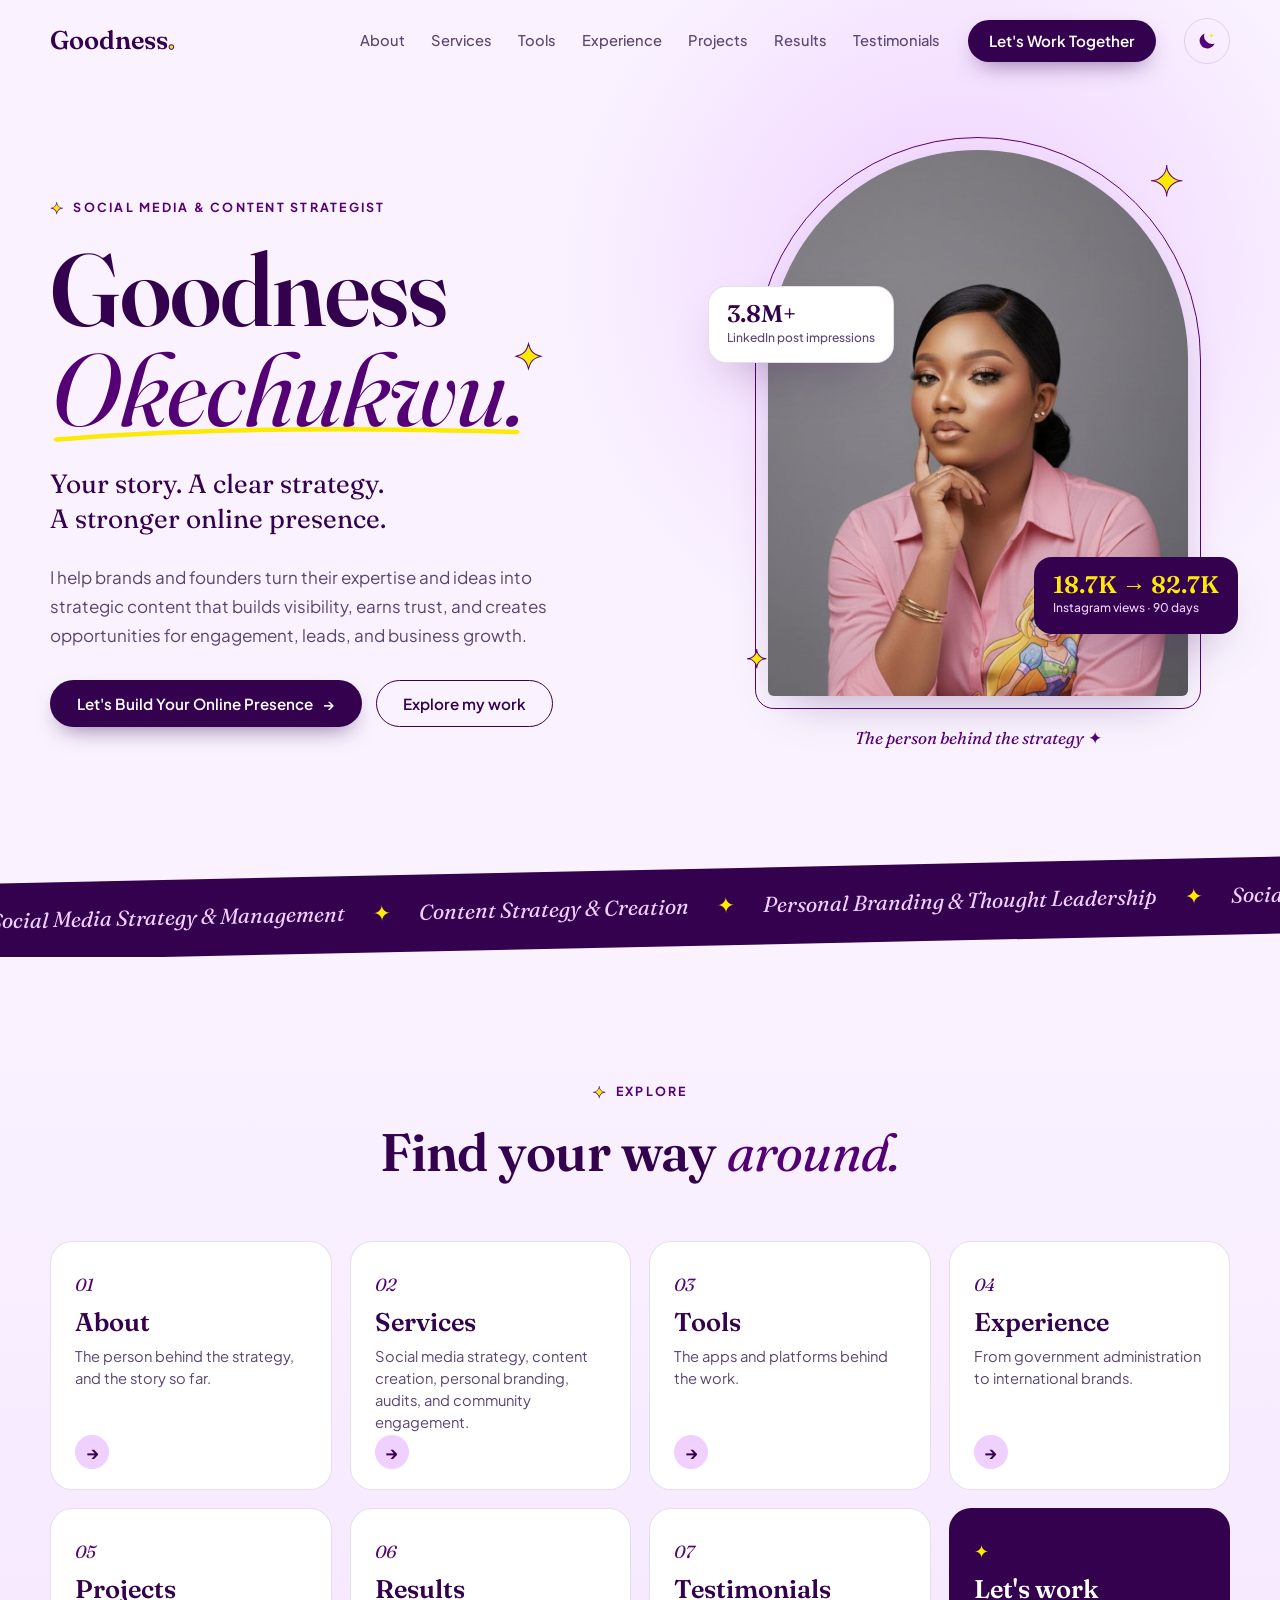
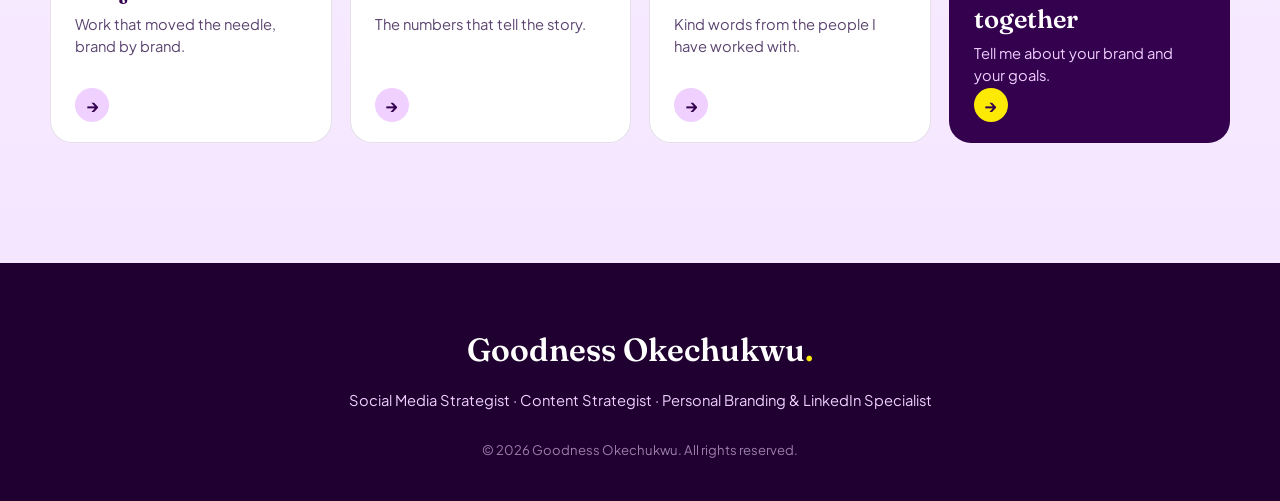
<file: index.html>
<!doctype html>
<html lang="en">
<head>
  <meta charset="utf-8">
  <meta name="viewport" content="width=device-width, initial-scale=1">
  <title>Goodness Okechukwu | Social Media Strategist</title>
  <meta name="description" content="Goodness Okechukwu helps brands and founders grow their online presence through social media strategy, content creation, personal branding, and audience engagement.">
  <meta name="theme-color" content="#34014e">

  <meta property="og:type" content="website">
  <meta property="og:title" content="Goodness Okechukwu | Social Media Strategist">
  <meta property="og:description" content="Your story. A clear strategy. A stronger online presence.">
  <meta property="og:image" content="https://goodnessokechukwu.github.io/assets/og-image.jpg">
  <meta property="og:url" content="https://goodnessokechukwu.github.io/">
  <link rel="canonical" href="https://goodnessokechukwu.github.io/">
  <meta name="twitter:card" content="summary_large_image">
  <meta name="twitter:site" content="@angel_okechukwu">

  <link rel="icon" href="assets/favicon.svg" type="image/svg+xml">
  <link rel="preconnect" href="https://fonts.googleapis.com">
  <link rel="preconnect" href="https://fonts.gstatic.com" crossorigin>
  <link href="https://fonts.googleapis.com/css2?family=Fraunces:ital,opsz,wght@0,9..144,400;0,9..144,600;1,9..144,400;1,9..144,600&family=Plus+Jakarta+Sans:wght@400;500;600;700&display=swap" rel="stylesheet">
  <link rel="stylesheet" href="styles.css">
  <script>
    (function () {
      var d = document.documentElement, t;
      d.classList.add('js');
      try { t = localStorage.getItem('theme'); } catch (e) {}
      if (t !== 'light' && t !== 'dark') t = matchMedia('(prefers-color-scheme: dark)').matches ? 'dark' : 'light';
      d.setAttribute('data-theme', t);
    })();
  </script>
</head>
<body id="top" class="page-home">
  <a class="skip-link" href="#main">Skip to content</a>

  <!-- ============ NAV ============ -->
  <header class="nav" id="nav">
    <div class="container nav__inner">
      <a href="index.html" class="logo" aria-label="Goodness Okechukwu, home">Goodness<span>.</span></a>

      <nav class="nav__links" id="navLinks" aria-label="Main">
        <a href="about.html">About</a>
        <a href="services.html">Services</a>
        <a href="tools.html">Tools</a>
        <a href="experience.html">Experience</a>
        <a href="projects.html">Projects</a>
        <a href="results.html">Results</a>
        <a href="testimonials.html">Testimonials</a>
        <a href="contact.html" class="btn btn--primary nav__cta-mobile">Let's Work Together</a>
      </nav>

      <a href="contact.html" class="btn btn--primary nav__cta">Let's Work Together</a>

      <button class="theme-toggle" id="themeToggle" type="button" aria-label="Switch to dark mode" aria-pressed="false">
        <svg class="theme-toggle__sun" viewBox="0 0 24 24" aria-hidden="true"><circle cx="12" cy="12" r="4.2"/><path d="M12 2.5v2.2M12 19.3v2.2M4.6 4.6l1.6 1.6M17.8 17.8l1.6 1.6M2.5 12h2.2M19.3 12h2.2M4.6 19.4l1.6-1.6M17.8 6.2l1.6-1.6"/></svg>
        <svg class="theme-toggle__moon" viewBox="0 0 24 24" aria-hidden="true"><path d="M20.2 14.6A8.4 8.4 0 0 1 9.4 3.8a8.4 8.4 0 1 0 10.8 10.8Z"/><path class="theme-toggle__twinkle" d="M17 3.5l.7 1.8 1.8.7-1.8.7-.7 1.8-.7-1.8-1.8-.7 1.8-.7Z"/></svg>
      </button>

      <button class="nav__toggle" id="navToggle" aria-label="Open menu" aria-expanded="false" aria-controls="navLinks">
        <span></span><span></span>
      </button>
    </div>
  </header>

  <main id="main">

    <!-- ============ HERO ============ -->
    <section class="hero">
      <div class="hero__glow" aria-hidden="true"></div>
      <div class="container hero__grid">
        <div class="hero__text">
          <p class="eyebrow hi" style="--at:0s">Social Media &amp; Content Strategist</p>
          <h1 class="hero__title" id="heroTitle" aria-label="Goodness Okechukwu"><span class="hero__line"><span data-split>Goodness</span></span><span class="hero__line hero__line--em"><em data-split>Okechukwu.</em><svg class="hero__swoosh" viewBox="0 0 400 30" preserveAspectRatio="none" aria-hidden="true"><path pathLength="1" d="M6 22 C 90 10, 220 4, 394 12"/></svg><span class="hero__star" aria-hidden="true">✦</span></span></h1>
          <p class="hero__sub hi" style="--at:1.15s">Your story. A clear strategy.<br>A stronger online presence.</p>
          <p class="hero__body hi" style="--at:1.3s">I help brands and founders turn their expertise and ideas into strategic content that builds visibility, earns trust, and creates opportunities for engagement, leads, and business growth.</p>
          <div class="hero__actions hi" style="--at:1.45s">
            <a href="contact.html" class="btn btn--primary">Let's Build Your Online Presence <span aria-hidden="true">→</span></a>
            <a href="projects.html" class="btn btn--ghost">Explore my work</a>
          </div>
        </div>

        <div class="hero__visual">
          <div class="portrait">
            <img src="assets/portrait.jpg" alt="Portrait of Goodness Okechukwu" width="731" height="1280" fetchpriority="high">
          </div>
          <span class="sparkle sparkle--1 hi-pop" style="--at:1.6s" aria-hidden="true">✦</span>
          <span class="sparkle sparkle--2 hi-pop" style="--at:1.8s" aria-hidden="true">✦</span>

          <div class="stat-chip stat-chip--a hi-pop" style="--at:1.5s">
            <span class="stat-chip__value">3.8M+</span>
            <span class="stat-chip__label">LinkedIn post impressions</span>
          </div>
          <div class="stat-chip stat-chip--b hi-pop" style="--at:1.75s">
            <span class="stat-chip__value">18.7K → 82.7K</span>
            <span class="stat-chip__label">Instagram views · 90 days</span>
          </div>
          <p class="portrait__caption hi" style="--at:1.9s"><em>The person behind the strategy</em> ✦</p>
        </div>
      </div>
    </section>

    <!-- ============ MARQUEE ============ -->
    <div class="marquee" aria-label="Skills">
      <div class="marquee__track">
        <ul class="marquee__list">
          <li>Social Media Strategy &amp; Management</li>
          <li>Content Strategy &amp; Creation</li>
          <li>Personal Branding &amp; Thought Leadership</li>
          <li>Social Media Audits &amp; Growth Strategy</li>
          <li>Community Management &amp; Engagement</li>
          <li>Copywriting &amp; Storytelling</li>
          <li>Short-Form Video Editing</li>
          <li>Analytics &amp; Reporting</li>
        </ul>
        <!-- duplicate list is added by script.js for a seamless loop -->
      </div>
    </div>

    <!-- ============ EXPLORE ============ -->
    <section class="section explore" aria-labelledby="exploreTitle">
      <div class="container">
        <div class="section__head section__head--center">
          <p class="eyebrow reveal">Explore</p>
          <h2 class="h2 reveal" id="exploreTitle">Find your way <em>around.</em></h2>
        </div>
        <ul class="explore__grid">
          <li class="reveal">
            <a class="explore-card" href="about.html">
              <span class="explore-card__num">01</span>
              <span class="explore-card__title">About</span>
              <span class="explore-card__text">The person behind the strategy, and the story so far.</span>
              <span class="explore-card__arrow" aria-hidden="true">→</span>
            </a>
          </li>
          <li class="reveal">
            <a class="explore-card" href="services.html">
              <span class="explore-card__num">02</span>
              <span class="explore-card__title">Services</span>
              <span class="explore-card__text">Social media strategy, content creation, personal branding, audits, and community engagement.</span>
              <span class="explore-card__arrow" aria-hidden="true">→</span>
            </a>
          </li>
          <li class="reveal">
            <a class="explore-card" href="tools.html">
              <span class="explore-card__num">03</span>
              <span class="explore-card__title">Tools</span>
              <span class="explore-card__text">The apps and platforms behind the work.</span>
              <span class="explore-card__arrow" aria-hidden="true">→</span>
            </a>
          </li>
          <li class="reveal">
            <a class="explore-card" href="experience.html">
              <span class="explore-card__num">04</span>
              <span class="explore-card__title">Experience</span>
              <span class="explore-card__text">From government administration to international brands.</span>
              <span class="explore-card__arrow" aria-hidden="true">→</span>
            </a>
          </li>
          <li class="reveal">
            <a class="explore-card" href="projects.html">
              <span class="explore-card__num">05</span>
              <span class="explore-card__title">Projects</span>
              <span class="explore-card__text">Work that moved the needle, brand by brand.</span>
              <span class="explore-card__arrow" aria-hidden="true">→</span>
            </a>
          </li>
          <li class="reveal">
            <a class="explore-card" href="results.html">
              <span class="explore-card__num">06</span>
              <span class="explore-card__title">Results</span>
              <span class="explore-card__text">The numbers that tell the story.</span>
              <span class="explore-card__arrow" aria-hidden="true">→</span>
            </a>
          </li>
          <li class="reveal">
            <a class="explore-card" href="testimonials.html">
              <span class="explore-card__num">07</span>
              <span class="explore-card__title">Testimonials</span>
              <span class="explore-card__text">Kind words from the people I have worked with.</span>
              <span class="explore-card__arrow" aria-hidden="true">→</span>
            </a>
          </li>
          <li class="reveal">
            <a class="explore-card explore-card--cta" href="contact.html">
              <span class="explore-card__num">✦</span>
              <span class="explore-card__title">Let's work together</span>
              <span class="explore-card__text">Tell me about your brand and your goals.</span>
              <span class="explore-card__arrow" aria-hidden="true">→</span>
            </a>
          </li>
        </ul>
      </div>
    </section>
  </main>

  <!-- ============ FOOTER ============ -->
  <footer class="footer">
    <div class="container footer__inner">
      <a href="index.html" class="logo logo--light">Goodness Okechukwu<span>.</span></a>
      <p>Social Media Strategist · Content Strategist · Personal Branding &amp; LinkedIn Specialist</p>
      <p class="footer__copy">© <span id="year">2026</span> Goodness Okechukwu. All rights reserved.</p>
    </div>
  </footer>

  <a href="#top" class="to-top" id="toTop" aria-label="Back to top">↑</a>

  <script src="script.js" defer></script>
</body>
</html>
</file>
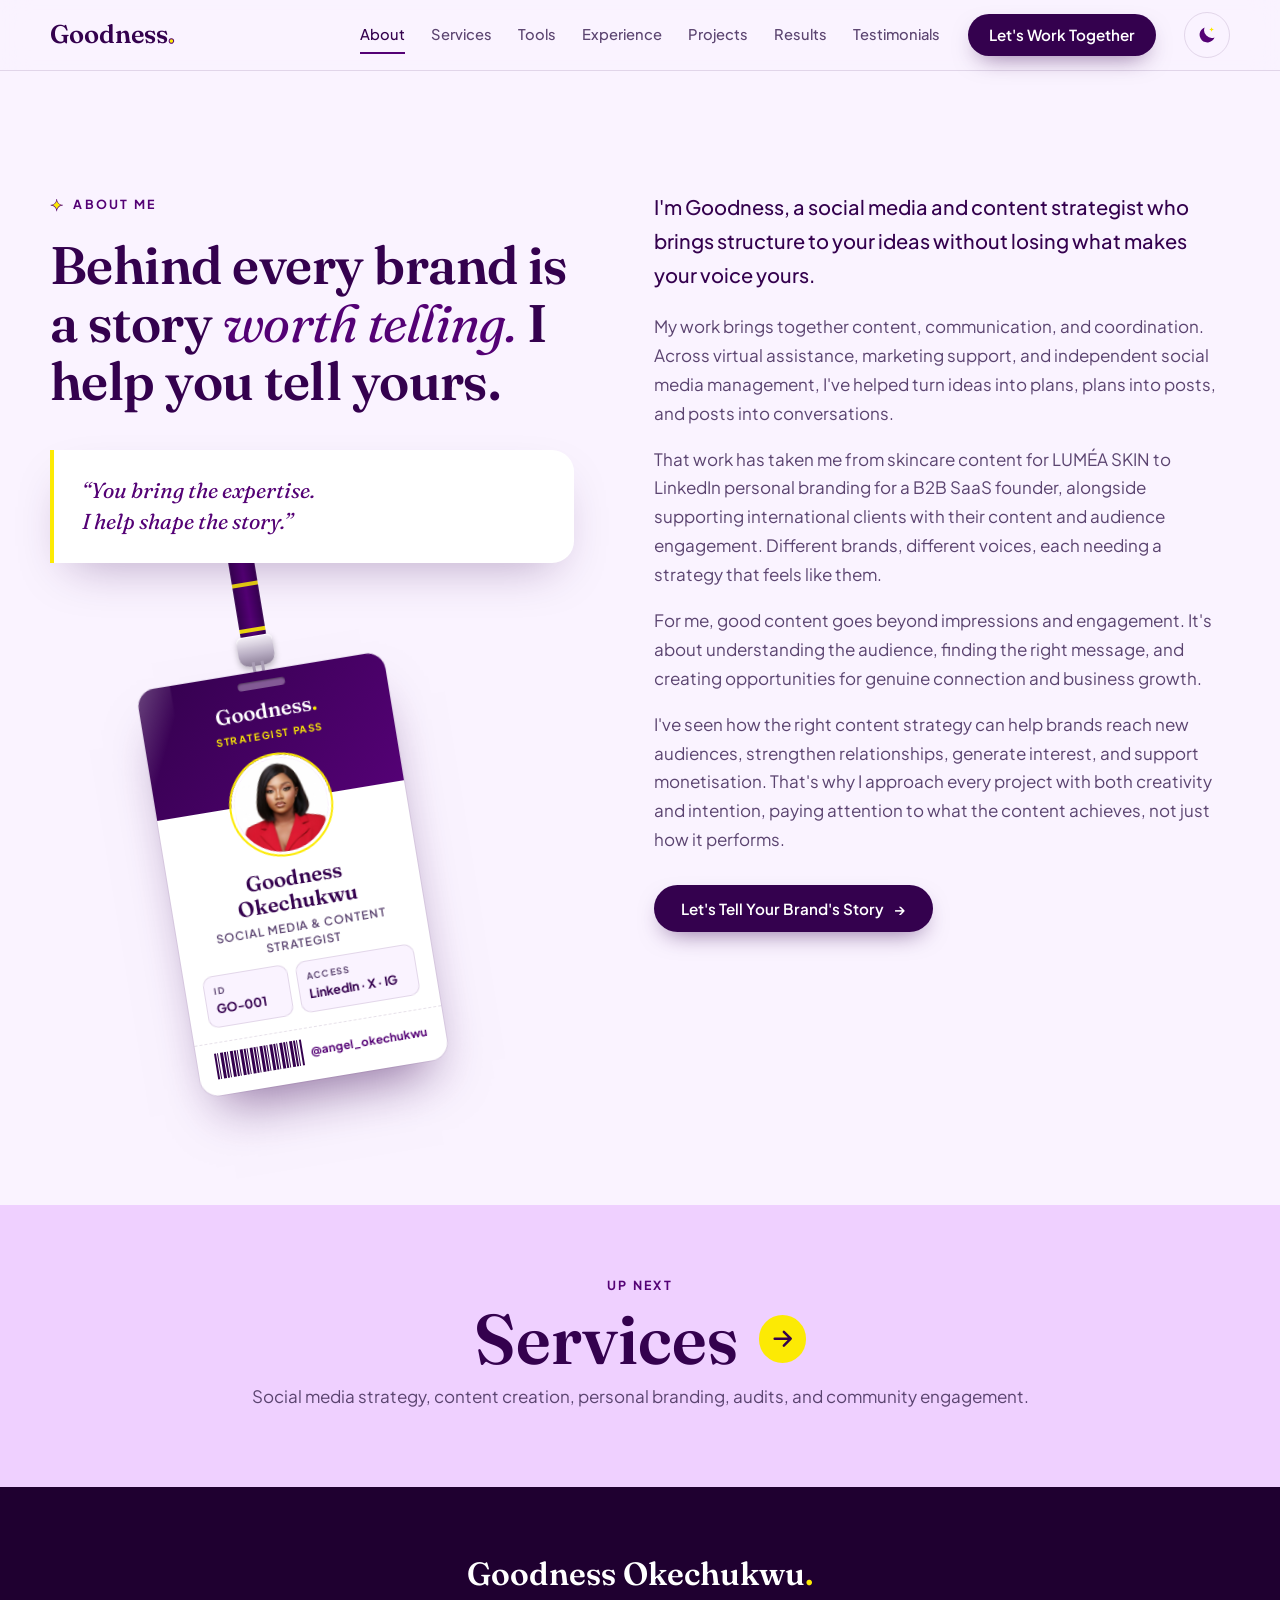
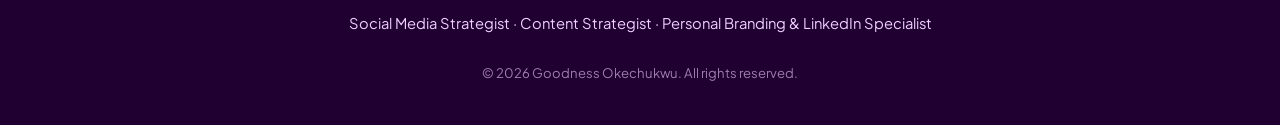
<file: about.html>
<!doctype html>
<html lang="en">
<head>
  <meta charset="utf-8">
  <meta name="viewport" content="width=device-width, initial-scale=1">
  <title>About | Goodness Okechukwu</title>
  <meta name="description" content="Meet Goodness Okechukwu: a social media and content strategist who brings structure to ideas without losing the voice that makes them yours.">
  <meta name="theme-color" content="#34014e">

  <meta property="og:type" content="website">
  <meta property="og:title" content="About | Goodness Okechukwu">
  <meta property="og:description" content="Your story. A clear strategy. A stronger online presence.">
  <meta property="og:image" content="https://goodnessokechukwu.github.io/assets/og-image.jpg">
  <meta property="og:url" content="https://goodnessokechukwu.github.io/about.html">
  <link rel="canonical" href="https://goodnessokechukwu.github.io/about.html">
  <meta name="twitter:card" content="summary_large_image">
  <meta name="twitter:site" content="@angel_okechukwu">

  <link rel="icon" href="assets/favicon.svg" type="image/svg+xml">
  <link rel="preconnect" href="https://fonts.googleapis.com">
  <link rel="preconnect" href="https://fonts.gstatic.com" crossorigin>
  <link href="https://fonts.googleapis.com/css2?family=Fraunces:ital,opsz,wght@0,9..144,400;0,9..144,600;1,9..144,400;1,9..144,600&family=Plus+Jakarta+Sans:wght@400;500;600;700&display=swap" rel="stylesheet">
  <link rel="stylesheet" href="styles.css">
  <script>
    (function () {
      var d = document.documentElement, t;
      d.classList.add('js');
      try { t = localStorage.getItem('theme'); } catch (e) {}
      if (t !== 'light' && t !== 'dark') t = matchMedia('(prefers-color-scheme: dark)').matches ? 'dark' : 'light';
      d.setAttribute('data-theme', t);
    })();
  </script>
</head>
<body id="top" class="page-sub">
  <a class="skip-link" href="#main">Skip to content</a>

  <!-- ============ NAV ============ -->
  <header class="nav nav--solid" id="nav">
    <div class="container nav__inner">
      <a href="index.html" class="logo" aria-label="Goodness Okechukwu, home">Goodness<span>.</span></a>

      <nav class="nav__links" id="navLinks" aria-label="Main">
        <a href="about.html" class="is-active" aria-current="page">About</a>
        <a href="services.html">Services</a>
        <a href="tools.html">Tools</a>
        <a href="experience.html">Experience</a>
        <a href="projects.html">Projects</a>
        <a href="results.html">Results</a>
        <a href="testimonials.html">Testimonials</a>
        <a href="contact.html" class="btn btn--primary nav__cta-mobile">Let's Work Together</a>
      </nav>

      <a href="contact.html" class="btn btn--primary nav__cta">Let's Work Together</a>

      <button class="theme-toggle" id="themeToggle" type="button" aria-label="Switch to dark mode" aria-pressed="false">
        <svg class="theme-toggle__sun" viewBox="0 0 24 24" aria-hidden="true"><circle cx="12" cy="12" r="4.2"/><path d="M12 2.5v2.2M12 19.3v2.2M4.6 4.6l1.6 1.6M17.8 17.8l1.6 1.6M2.5 12h2.2M19.3 12h2.2M4.6 19.4l1.6-1.6M17.8 6.2l1.6-1.6"/></svg>
        <svg class="theme-toggle__moon" viewBox="0 0 24 24" aria-hidden="true"><path d="M20.2 14.6A8.4 8.4 0 0 1 9.4 3.8a8.4 8.4 0 1 0 10.8 10.8Z"/><path class="theme-toggle__twinkle" d="M17 3.5l.7 1.8 1.8.7-1.8.7-.7 1.8-.7-1.8-1.8-.7 1.8-.7Z"/></svg>
      </button>

      <button class="nav__toggle" id="navToggle" aria-label="Open menu" aria-expanded="false" aria-controls="navLinks">
        <span></span><span></span>
      </button>
    </div>
  </header>

  <main id="main">

    <!-- ============ ABOUT ============ -->
    <section class="section about" id="about">
      <div class="container about__grid">
        <div class="about__head">
          <p class="eyebrow reveal">About Me</p>
          <h1 class="h2 reveal">Behind every brand is a story <em>worth telling.</em> I help you tell yours.</h1>
          <blockquote class="about__pull reveal">
            “You bring the expertise.<br>I help shape the story.”
          </blockquote>
          <!-- Dangling ID card (drag it!) -->
          <div class="lanyard" id="lanyard">
            <div class="lanyard__drop">
            <div class="lanyard__swing" id="lanyardSwing">
              <span class="lanyard__strap" aria-hidden="true"></span>
              <span class="lanyard__clip" aria-hidden="true"></span>
              <div class="idcard" id="idcard" role="button" tabindex="0" aria-pressed="false" aria-label="ID card for Goodness Okechukwu, Social Media and Content Strategist. Press to flip and see services.">
                <div class="idcard__flipper">
                <div class="idcard__face idcard__face--front">
                <span class="idcard__slot" aria-hidden="true"></span>
                <div class="idcard__head">
                  <span class="idcard__brand">Goodness<span>.</span></span>
                  <span class="idcard__pass">Strategist pass</span>
                </div>
                <div class="idcard__body">
                  <div class="idcard__photo"><img src="assets/id-photo.jpg" alt="" width="400" height="400"></div>
                  <p class="idcard__name">Goodness Okechukwu</p>
                  <p class="idcard__role">Social Media &amp; Content Strategist</p>
                  <dl class="idcard__meta">
                    <div><dt>ID</dt><dd>GO-001</dd></div>
                    <div><dt>Access</dt><dd>LinkedIn · X · IG</dd></div>
                  </dl>
                </div>
                <div class="idcard__foot">
                  <span class="idcard__barcode" aria-hidden="true"></span>
                  <span class="idcard__handle">@angel_okechukwu</span>
                </div>
                <span class="idcard__shine" aria-hidden="true"></span>
                </div>
                <div class="idcard__face idcard__face--back">
                  <span class="idcard__slot" aria-hidden="true"></span>
                  <div class="idcard__back-head">
                    <span class="idcard__brand">Goodness<span>.</span></span>
                    <span class="idcard__pass">Services</span>
                  </div>
                  <ol class="idcard__services">
                    <li><b>01</b><span><strong>Social Media</strong>Strategy · Account management</span></li>
                    <li><b>02</b><span><strong>Content</strong>Strategy · Copywriting · Video</span></li>
                    <li><b>03</b><span><strong>Personal Branding</strong>LinkedIn · Thought leadership</span></li>
                    <li><b>04</b><span><strong>Audits &amp; Growth</strong>Audits · Growth strategy</span></li>
                    <li><b>05</b><span><strong>Community</strong>Engagement · Reporting</span></li>
                  </ol>
                  <a class="idcard__cta" href="contact.html">Let's work together →</a>
                </div>
                </div>
              </div>
            </div>
          </div>
          </div>
        </div>
        <div class="about__body">
          <p class="lead reveal">I'm Goodness, a social media and content strategist who brings structure to your ideas without losing what makes your voice yours.</p>
          <p class="reveal">My work brings together content, communication, and coordination. Across virtual assistance, marketing support, and independent social media management, I've helped turn ideas into plans, plans into posts, and posts into conversations.</p>
          <p class="reveal">That work has taken me from skincare content for LUMÉA SKIN to LinkedIn personal branding for a B2B SaaS founder, alongside supporting international clients with their content and audience engagement. Different brands, different voices, each needing a strategy that feels like them.</p>
          <p class="reveal">For me, good content goes beyond impressions and engagement. It's about understanding the audience, finding the right message, and creating opportunities for genuine connection and business growth.</p>
          <p class="reveal">I've seen how the right content strategy can help brands reach new audiences, strengthen relationships, generate interest, and support monetisation. That's why I approach every project with both creativity and intention, paying attention to what the content achieves, not just how it performs.</p>
          <a href="contact.html" class="btn btn--primary reveal">Let's Tell Your Brand's Story <span aria-hidden="true">→</span></a>
        </div>
      </div>
    </section>

    <!-- ============ NEXT PAGE ============ -->
    <nav class="next-page" aria-label="Next page">
      <div class="container">
        <a class="next-page__link" href="services.html">
          <span class="next-page__eyebrow">Up next</span>
          <span class="next-page__title">Services <span class="next-page__arrow" aria-hidden="true"><svg viewBox="0 0 24 24"><path d="M5 12h13M13 6l6 6-6 6"/></svg></span></span>
          <span class="next-page__teaser">Social media strategy, content creation, personal branding, audits, and community engagement.</span>
        </a>
      </div>
    </nav>
  </main>

  <!-- ============ FOOTER ============ -->
  <footer class="footer">
    <div class="container footer__inner">
      <a href="index.html" class="logo logo--light">Goodness Okechukwu<span>.</span></a>
      <p>Social Media Strategist · Content Strategist · Personal Branding &amp; LinkedIn Specialist</p>
      <p class="footer__copy">© <span id="year">2026</span> Goodness Okechukwu. All rights reserved.</p>
    </div>
  </footer>

  <a href="#top" class="to-top" id="toTop" aria-label="Back to top">↑</a>

  <script src="script.js" defer></script>
</body>
</html>
</file>
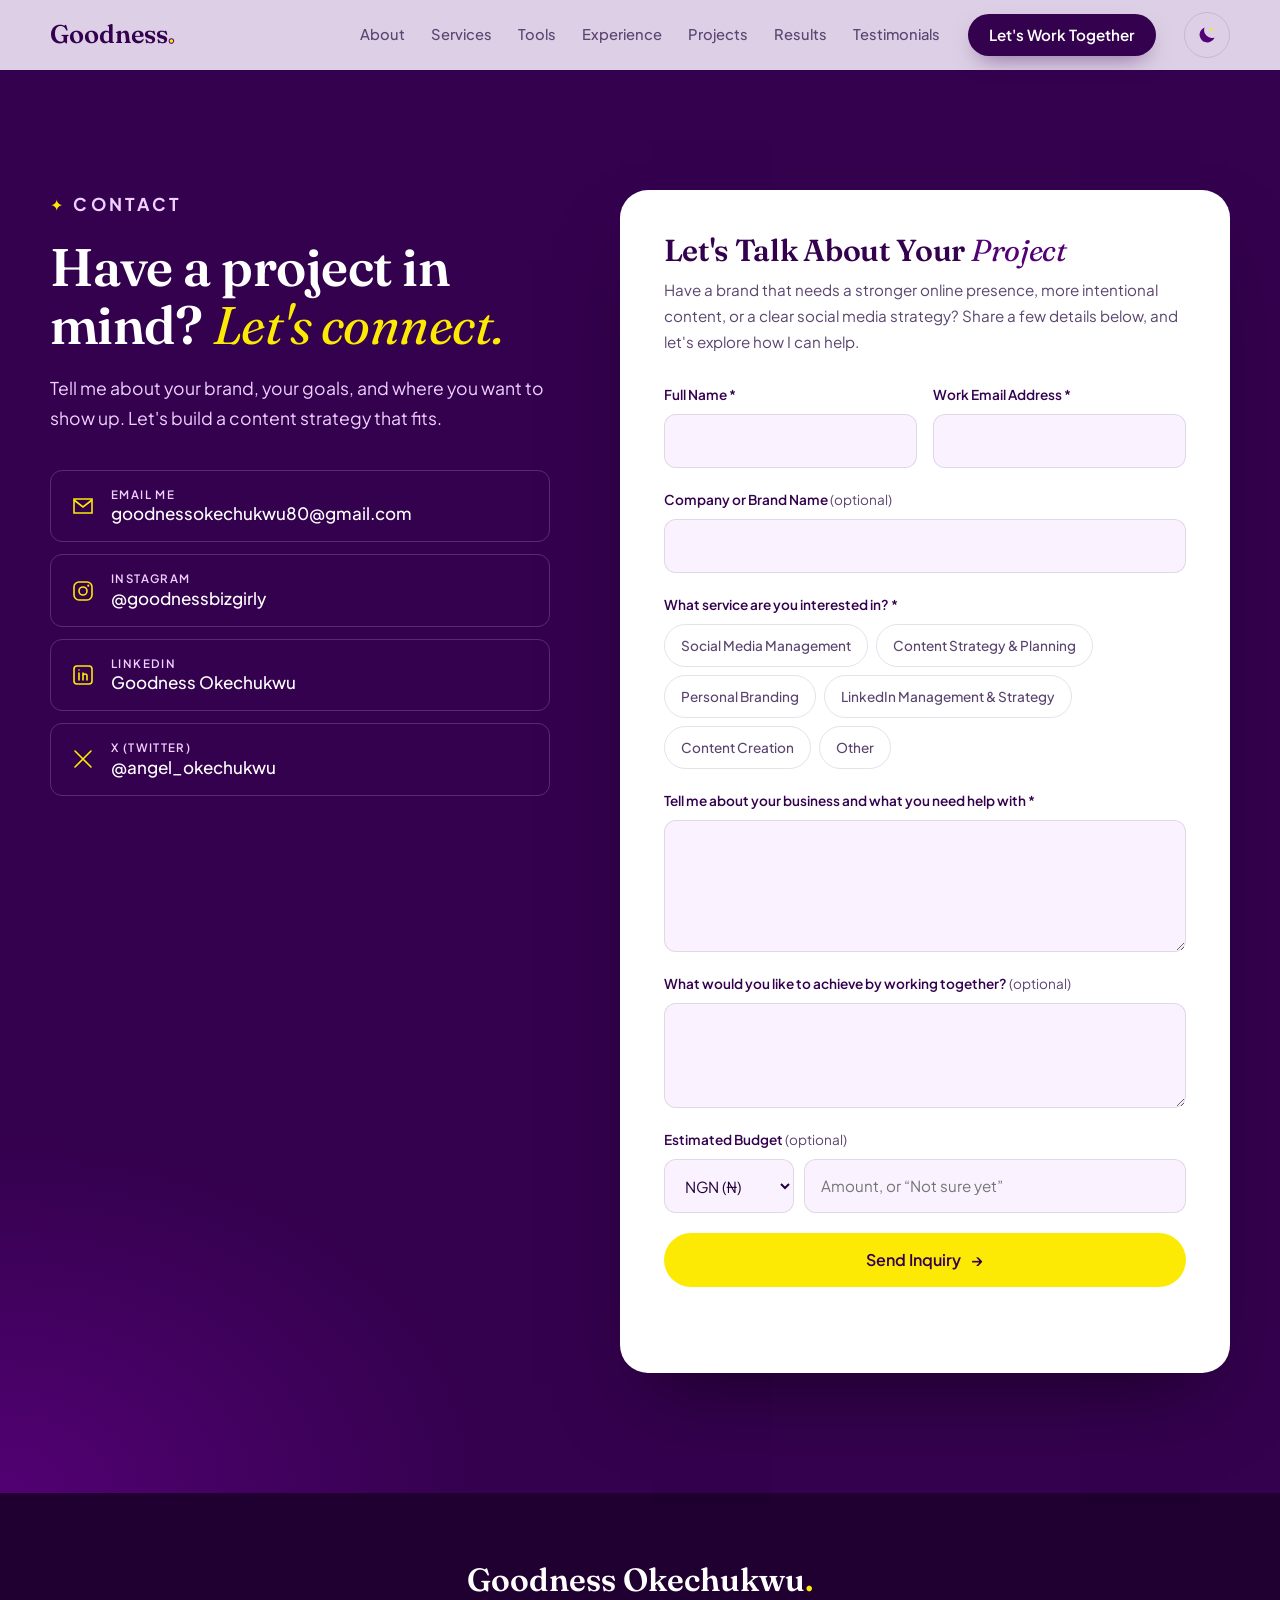
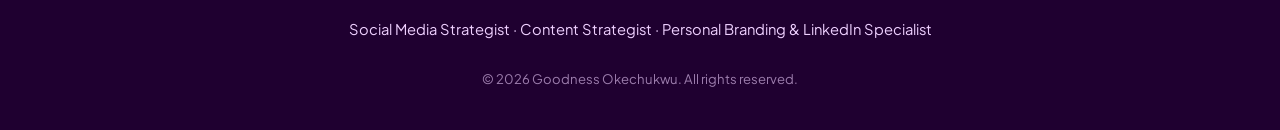
<file: contact.html>
<!doctype html>
<html lang="en">
<head>
  <meta charset="utf-8">
  <meta name="viewport" content="width=device-width, initial-scale=1">
  <title>Contact | Goodness Okechukwu</title>
  <meta name="description" content="Have a project in mind? Tell Goodness about your brand, your goals and where you want to show up.">
  <meta name="theme-color" content="#34014e">

  <meta property="og:type" content="website">
  <meta property="og:title" content="Contact | Goodness Okechukwu">
  <meta property="og:description" content="Your story. A clear strategy. A stronger online presence.">
  <meta property="og:image" content="https://goodnessokechukwu.github.io/assets/og-image.jpg">
  <meta property="og:url" content="https://goodnessokechukwu.github.io/contact.html">
  <link rel="canonical" href="https://goodnessokechukwu.github.io/contact.html">
  <meta name="twitter:card" content="summary_large_image">
  <meta name="twitter:site" content="@angel_okechukwu">

  <link rel="icon" href="assets/favicon.svg" type="image/svg+xml">
  <link rel="preconnect" href="https://fonts.googleapis.com">
  <link rel="preconnect" href="https://fonts.gstatic.com" crossorigin>
  <link href="https://fonts.googleapis.com/css2?family=Fraunces:ital,opsz,wght@0,9..144,400;0,9..144,600;1,9..144,400;1,9..144,600&family=Plus+Jakarta+Sans:wght@400;500;600;700&display=swap" rel="stylesheet">
  <link rel="stylesheet" href="styles.css">
  <script>
    (function () {
      var d = document.documentElement, t;
      d.classList.add('js');
      try { t = localStorage.getItem('theme'); } catch (e) {}
      if (t !== 'light' && t !== 'dark') t = matchMedia('(prefers-color-scheme: dark)').matches ? 'dark' : 'light';
      d.setAttribute('data-theme', t);
    })();
  </script>
</head>
<body id="top" class="page-sub">
  <a class="skip-link" href="#main">Skip to content</a>

  <!-- ============ NAV ============ -->
  <header class="nav nav--solid" id="nav">
    <div class="container nav__inner">
      <a href="index.html" class="logo" aria-label="Goodness Okechukwu, home">Goodness<span>.</span></a>

      <nav class="nav__links" id="navLinks" aria-label="Main">
        <a href="about.html">About</a>
        <a href="services.html">Services</a>
        <a href="tools.html">Tools</a>
        <a href="experience.html">Experience</a>
        <a href="projects.html">Projects</a>
        <a href="results.html">Results</a>
        <a href="testimonials.html">Testimonials</a>
        <a href="contact.html" class="btn btn--primary nav__cta-mobile">Let's Work Together</a>
      </nav>

      <a href="contact.html" class="btn btn--primary nav__cta">Let's Work Together</a>

      <button class="theme-toggle" id="themeToggle" type="button" aria-label="Switch to dark mode" aria-pressed="false">
        <svg class="theme-toggle__sun" viewBox="0 0 24 24" aria-hidden="true"><circle cx="12" cy="12" r="4.2"/><path d="M12 2.5v2.2M12 19.3v2.2M4.6 4.6l1.6 1.6M17.8 17.8l1.6 1.6M2.5 12h2.2M19.3 12h2.2M4.6 19.4l1.6-1.6M17.8 6.2l1.6-1.6"/></svg>
        <svg class="theme-toggle__moon" viewBox="0 0 24 24" aria-hidden="true"><path d="M20.2 14.6A8.4 8.4 0 0 1 9.4 3.8a8.4 8.4 0 1 0 10.8 10.8Z"/><path class="theme-toggle__twinkle" d="M17 3.5l.7 1.8 1.8.7-1.8.7-.7 1.8-.7-1.8-1.8-.7 1.8-.7Z"/></svg>
      </button>

      <button class="nav__toggle" id="navToggle" aria-label="Open menu" aria-expanded="false" aria-controls="navLinks">
        <span></span><span></span>
      </button>
    </div>
  </header>

  <main id="main">

    <!-- ============ CONTACT ============ -->
    <section class="section section--dark contact" id="contact">
      <div class="container contact__grid">
        <div class="contact__info">
          <p class="eyebrow eyebrow--light reveal">Contact</p>
          <h1 class="h2 reveal">Have a project in mind? <em>Let's connect.</em></h1>
          <p class="reveal">Tell me about your brand, your goals, and where you want to show up. Let's build a content strategy that fits.</p>

          <ul class="socials reveal">
            <li><a href="mailto:goodnessokechukwu80@gmail.com">
              <svg viewBox="0 0 24 24" aria-hidden="true"><path d="M3 5h18v14H3z" fill="none" stroke="currentColor" stroke-width="1.6"/><path d="m3 6 9 7 9-7" fill="none" stroke="currentColor" stroke-width="1.6"/></svg>
              <span><small>Email me</small>goodnessokechukwu80@gmail.com</span></a></li>
            <li><a href="https://www.instagram.com/goodnessbizgirly/" target="_blank" rel="noopener">
              <svg viewBox="0 0 24 24" aria-hidden="true"><rect x="3" y="3" width="18" height="18" rx="5" fill="none" stroke="currentColor" stroke-width="1.6"/><circle cx="12" cy="12" r="4" fill="none" stroke="currentColor" stroke-width="1.6"/><circle cx="17.3" cy="6.7" r="1.1" fill="currentColor"/></svg>
              <span><small>Instagram</small>@goodnessbizgirly</span></a></li>
            <li><a href="https://www.linkedin.com/in/goodness-okechukwu/" target="_blank" rel="noopener">
              <svg viewBox="0 0 24 24" aria-hidden="true"><rect x="3" y="3" width="18" height="18" rx="3" fill="none" stroke="currentColor" stroke-width="1.6"/><path d="M8 10v7M8 7v.01M12 17v-4a2 2 0 0 1 4 0v4M12 10v7" fill="none" stroke="currentColor" stroke-width="1.6" stroke-linecap="round"/></svg>
              <span><small>LinkedIn</small>Goodness Okechukwu</span></a></li>
            <li><a href="https://x.com/angel_okechukwu" target="_blank" rel="noopener">
              <svg viewBox="0 0 24 24" aria-hidden="true"><path d="M4 4l16 16M20 4 4 20" fill="none" stroke="currentColor" stroke-width="1.6" stroke-linecap="round"/></svg>
              <span><small>X (Twitter)</small>@angel_okechukwu</span></a></li>
          </ul>
        </div>

        <form class="form reveal" id="contactForm" novalidate>
          <h3 class="form__title">Let's Talk About Your <em>Project</em></h3>
          <p class="form__intro">Have a brand that needs a stronger online presence, more intentional content, or a clear social media strategy? Share a few details below, and let's explore how I can help.</p>

          <div class="form__row">
            <label class="field">
              <span>Full Name *</span>
              <input type="text" name="name" autocomplete="name" required>
            </label>
            <label class="field">
              <span>Work Email Address *</span>
              <input type="email" name="email" autocomplete="email" required>
            </label>
          </div>

          <label class="field">
            <span>Company or Brand Name <i>(optional)</i></span>
            <input type="text" name="company" autocomplete="organization">
          </label>

          <fieldset class="field">
            <legend>What service are you interested in? *</legend>
            <div class="chips">
              <label><input type="radio" name="service" value="Social Media Management" required><span>Social Media Management</span></label>
              <label><input type="radio" name="service" value="Content Strategy and Planning"><span>Content Strategy &amp; Planning</span></label>
              <label><input type="radio" name="service" value="Personal Branding"><span>Personal Branding</span></label>
              <label><input type="radio" name="service" value="LinkedIn Management and Strategy"><span>LinkedIn Management &amp; Strategy</span></label>
              <label><input type="radio" name="service" value="Content Creation"><span>Content Creation</span></label>
              <label><input type="radio" name="service" value="Other"><span>Other</span></label>
            </div>
          </fieldset>

          <label class="field">
            <span>Tell me about your business and what you need help with *</span>
            <textarea name="message" rows="4" required></textarea>
          </label>

          <label class="field">
            <span>What would you like to achieve by working together? <i>(optional)</i></span>
            <textarea name="goals" rows="3"></textarea>
          </label>

          <div class="field">
            <span id="budgetLabel">Estimated Budget <i>(optional)</i></span>
            <div class="budget" role="group" aria-labelledby="budgetLabel">
              <select name="currency" aria-label="Currency">
                <option value="NGN">NGN (₦)</option>
                <option value="USD">USD ($)</option>
                <option value="GBP">GBP (£)</option>
                <option value="EUR">EUR (€)</option>
                <option value="Other">Other</option>
              </select>
              <input type="text" name="budget" inputmode="decimal" placeholder="Amount, or “Not sure yet”" aria-label="Budget amount">
            </div>
          </div>

          <!-- spam trap -->
          <input type="text" name="_honey" class="hp" tabindex="-1" autocomplete="off" aria-hidden="true">

          <button type="submit" class="btn btn--yellow btn--block">Send Inquiry <span aria-hidden="true">→</span></button>
          <p class="form__status" id="formStatus" role="status" aria-live="polite"></p>
        </form>
      </div>
    </section>
  </main>

  <!-- ============ FOOTER ============ -->
  <footer class="footer">
    <div class="container footer__inner">
      <a href="index.html" class="logo logo--light">Goodness Okechukwu<span>.</span></a>
      <p>Social Media Strategist · Content Strategist · Personal Branding &amp; LinkedIn Specialist</p>
      <p class="footer__copy">© <span id="year">2026</span> Goodness Okechukwu. All rights reserved.</p>
    </div>
  </footer>

  <a href="#top" class="to-top" id="toTop" aria-label="Back to top">↑</a>

  <script src="script.js" defer></script>
</body>
</html>
</file>
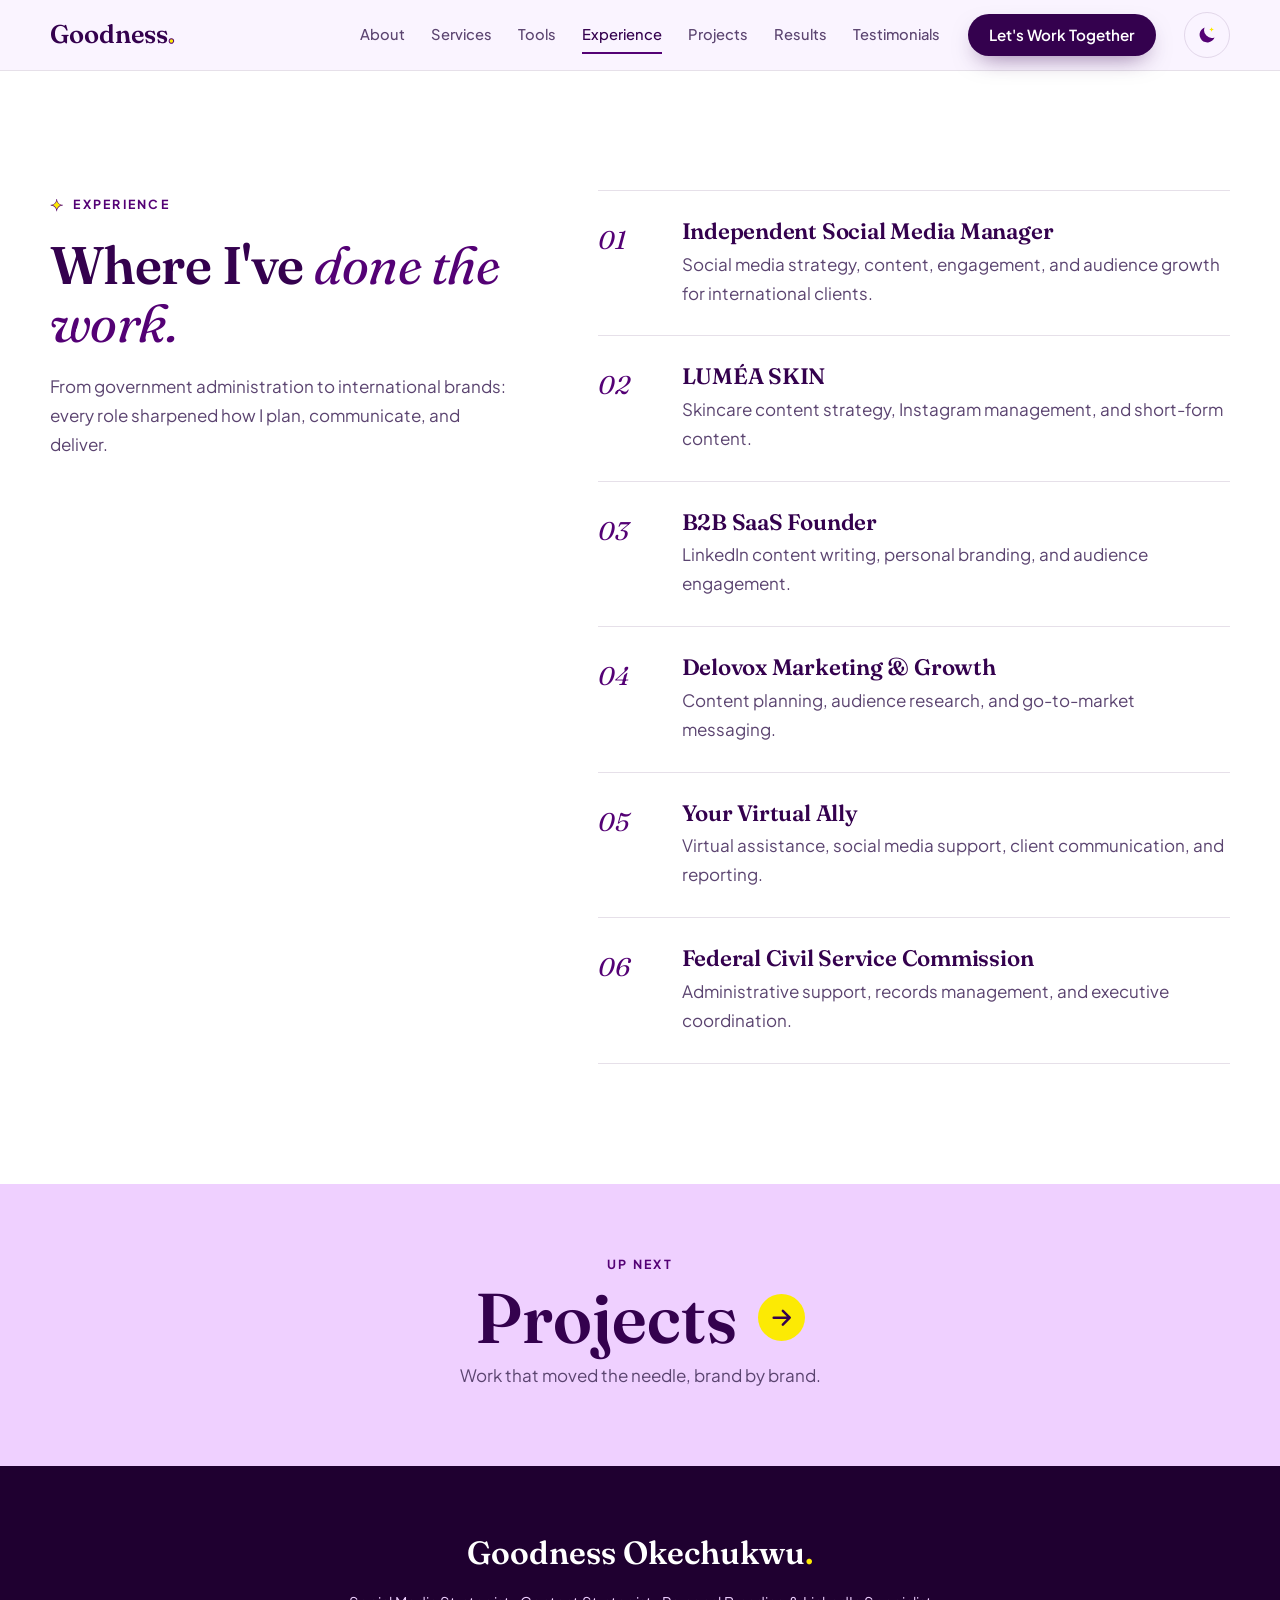
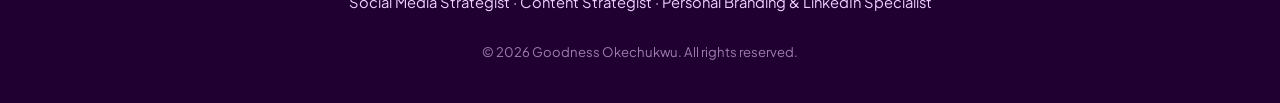
<file: experience.html>
<!doctype html>
<html lang="en">
<head>
  <meta charset="utf-8">
  <meta name="viewport" content="width=device-width, initial-scale=1">
  <title>Experience | Goodness Okechukwu</title>
  <meta name="description" content="Experience across independent social media management, skincare, B2B SaaS, marketing and administration.">
  <meta name="theme-color" content="#34014e">

  <meta property="og:type" content="website">
  <meta property="og:title" content="Experience | Goodness Okechukwu">
  <meta property="og:description" content="Your story. A clear strategy. A stronger online presence.">
  <meta property="og:image" content="https://goodnessokechukwu.github.io/assets/og-image.jpg">
  <meta property="og:url" content="https://goodnessokechukwu.github.io/experience.html">
  <link rel="canonical" href="https://goodnessokechukwu.github.io/experience.html">
  <meta name="twitter:card" content="summary_large_image">
  <meta name="twitter:site" content="@angel_okechukwu">

  <link rel="icon" href="assets/favicon.svg" type="image/svg+xml">
  <link rel="preconnect" href="https://fonts.googleapis.com">
  <link rel="preconnect" href="https://fonts.gstatic.com" crossorigin>
  <link href="https://fonts.googleapis.com/css2?family=Fraunces:ital,opsz,wght@0,9..144,400;0,9..144,600;1,9..144,400;1,9..144,600&family=Plus+Jakarta+Sans:wght@400;500;600;700&display=swap" rel="stylesheet">
  <link rel="stylesheet" href="styles.css">
  <script>
    (function () {
      var d = document.documentElement, t;
      d.classList.add('js');
      try { t = localStorage.getItem('theme'); } catch (e) {}
      if (t !== 'light' && t !== 'dark') t = matchMedia('(prefers-color-scheme: dark)').matches ? 'dark' : 'light';
      d.setAttribute('data-theme', t);
    })();
  </script>
</head>
<body id="top" class="page-sub">
  <a class="skip-link" href="#main">Skip to content</a>

  <!-- ============ NAV ============ -->
  <header class="nav nav--solid" id="nav">
    <div class="container nav__inner">
      <a href="index.html" class="logo" aria-label="Goodness Okechukwu, home">Goodness<span>.</span></a>

      <nav class="nav__links" id="navLinks" aria-label="Main">
        <a href="about.html">About</a>
        <a href="services.html">Services</a>
        <a href="tools.html">Tools</a>
        <a href="experience.html" class="is-active" aria-current="page">Experience</a>
        <a href="projects.html">Projects</a>
        <a href="results.html">Results</a>
        <a href="testimonials.html">Testimonials</a>
        <a href="contact.html" class="btn btn--primary nav__cta-mobile">Let's Work Together</a>
      </nav>

      <a href="contact.html" class="btn btn--primary nav__cta">Let's Work Together</a>

      <button class="theme-toggle" id="themeToggle" type="button" aria-label="Switch to dark mode" aria-pressed="false">
        <svg class="theme-toggle__sun" viewBox="0 0 24 24" aria-hidden="true"><circle cx="12" cy="12" r="4.2"/><path d="M12 2.5v2.2M12 19.3v2.2M4.6 4.6l1.6 1.6M17.8 17.8l1.6 1.6M2.5 12h2.2M19.3 12h2.2M4.6 19.4l1.6-1.6M17.8 6.2l1.6-1.6"/></svg>
        <svg class="theme-toggle__moon" viewBox="0 0 24 24" aria-hidden="true"><path d="M20.2 14.6A8.4 8.4 0 0 1 9.4 3.8a8.4 8.4 0 1 0 10.8 10.8Z"/><path class="theme-toggle__twinkle" d="M17 3.5l.7 1.8 1.8.7-1.8.7-.7 1.8-.7-1.8-1.8-.7 1.8-.7Z"/></svg>
      </button>

      <button class="nav__toggle" id="navToggle" aria-label="Open menu" aria-expanded="false" aria-controls="navLinks">
        <span></span><span></span>
      </button>
    </div>
  </header>

  <main id="main">

    <!-- ============ EXPERIENCE ============ -->
    <section class="section experience" id="experience">
      <div class="container experience__grid">
        <div class="section__head experience__head">
          <p class="eyebrow reveal">Experience</p>
          <h1 class="h2 reveal">Where I've <em>done the work.</em></h1>
          <p class="muted reveal">From government administration to international brands: every role sharpened how I plan, communicate, and deliver.</p>
        </div>
        <ol class="timeline">
          <li class="timeline__item reveal">
            <span class="timeline__num">01</span>
            <div><h3>Independent Social Media Manager</h3><p>Social media strategy, content, engagement, and audience growth for international clients.</p></div>
          </li>
          <li class="timeline__item reveal">
            <span class="timeline__num">02</span>
            <div><h3>LUMÉA SKIN</h3><p>Skincare content strategy, Instagram management, and short-form content.</p></div>
          </li>
          <li class="timeline__item reveal">
            <span class="timeline__num">03</span>
            <div><h3>B2B SaaS Founder</h3><p>LinkedIn content writing, personal branding, and audience engagement.</p></div>
          </li>
          <li class="timeline__item reveal">
            <span class="timeline__num">04</span>
            <div><h3>Delovox Marketing &amp; Growth</h3><p>Content planning, audience research, and go-to-market messaging.</p></div>
          </li>
          <li class="timeline__item reveal">
            <span class="timeline__num">05</span>
            <div><h3>Your Virtual Ally</h3><p>Virtual assistance, social media support, client communication, and reporting.</p></div>
          </li>
          <li class="timeline__item reveal">
            <span class="timeline__num">06</span>
            <div><h3>Federal Civil Service Commission</h3><p>Administrative support, records management, and executive coordination.</p></div>
          </li>
        </ol>
      </div>
    </section>

    <!-- ============ NEXT PAGE ============ -->
    <nav class="next-page" aria-label="Next page">
      <div class="container">
        <a class="next-page__link" href="projects.html">
          <span class="next-page__eyebrow">Up next</span>
          <span class="next-page__title">Projects <span class="next-page__arrow" aria-hidden="true"><svg viewBox="0 0 24 24"><path d="M5 12h13M13 6l6 6-6 6"/></svg></span></span>
          <span class="next-page__teaser">Work that moved the needle, brand by brand.</span>
        </a>
      </div>
    </nav>
  </main>

  <!-- ============ FOOTER ============ -->
  <footer class="footer">
    <div class="container footer__inner">
      <a href="index.html" class="logo logo--light">Goodness Okechukwu<span>.</span></a>
      <p>Social Media Strategist · Content Strategist · Personal Branding &amp; LinkedIn Specialist</p>
      <p class="footer__copy">© <span id="year">2026</span> Goodness Okechukwu. All rights reserved.</p>
    </div>
  </footer>

  <a href="#top" class="to-top" id="toTop" aria-label="Back to top">↑</a>

  <script src="script.js" defer></script>
</body>
</html>
</file>
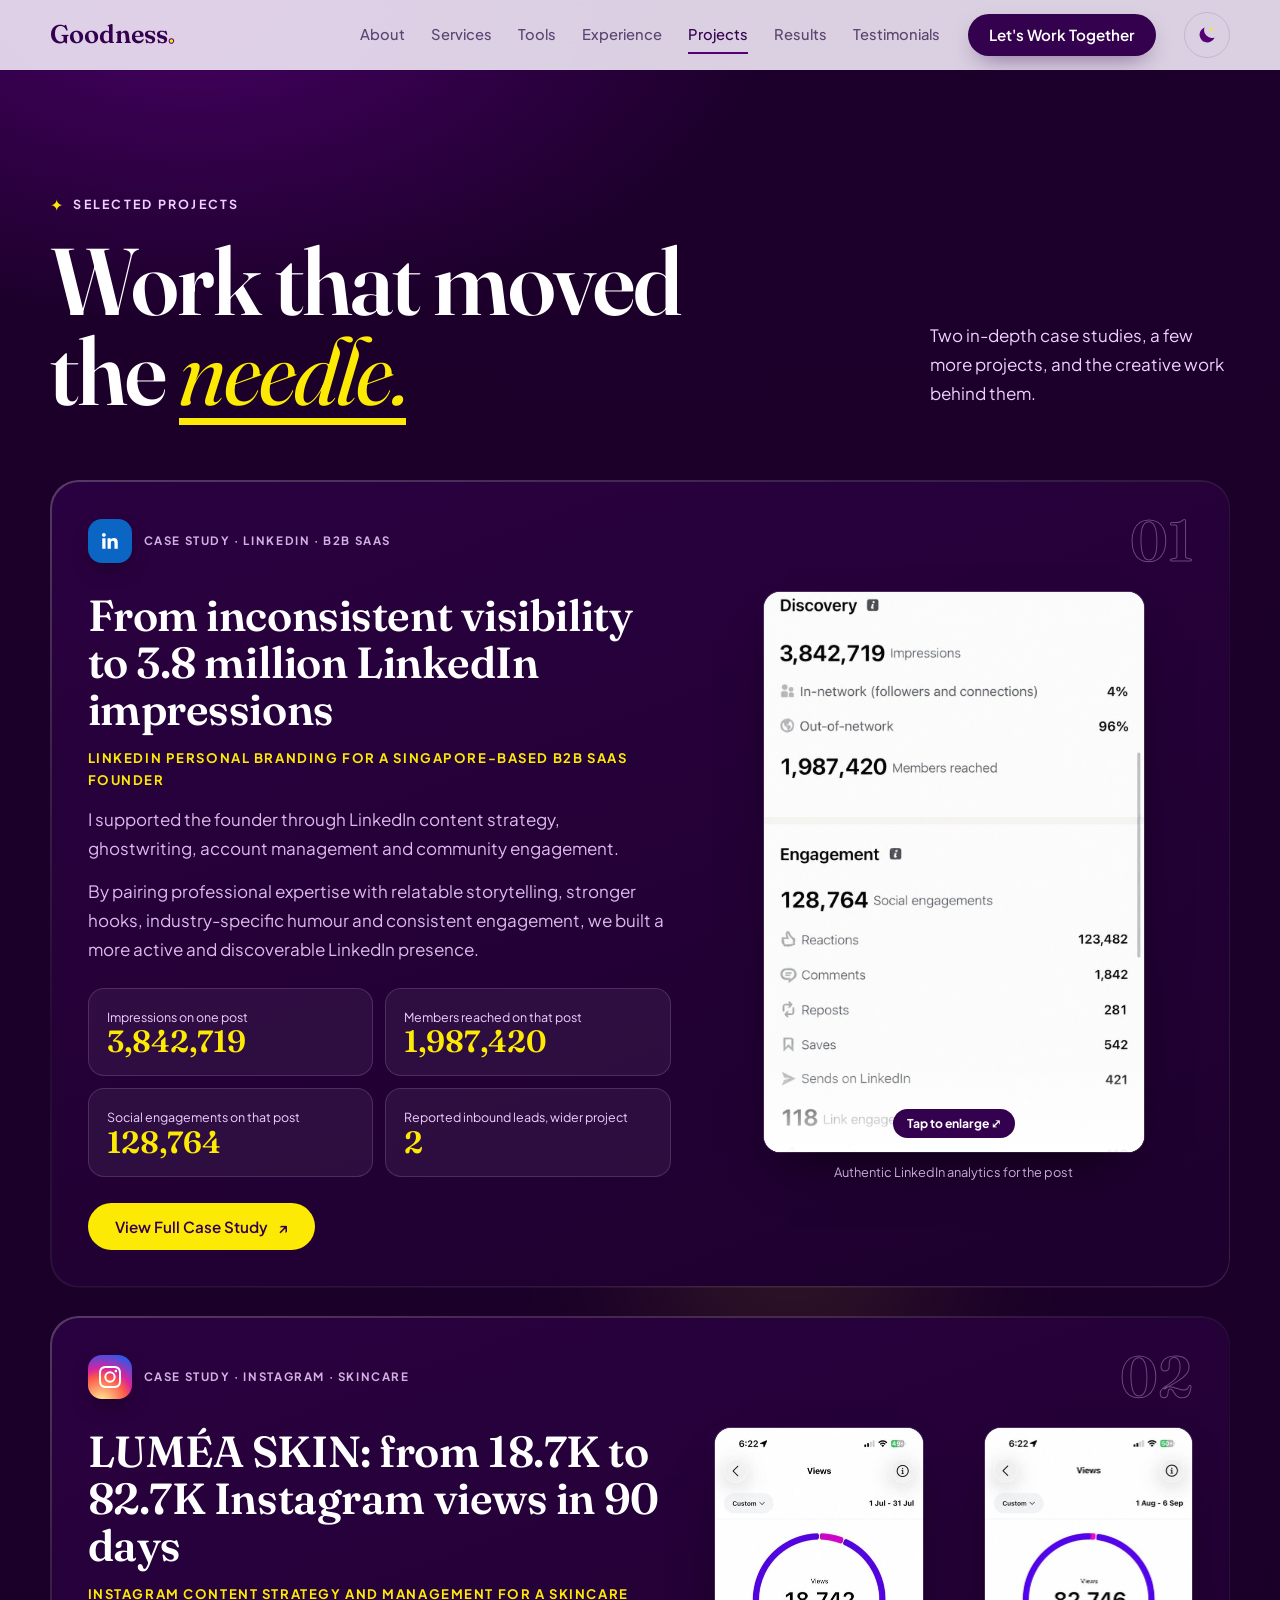
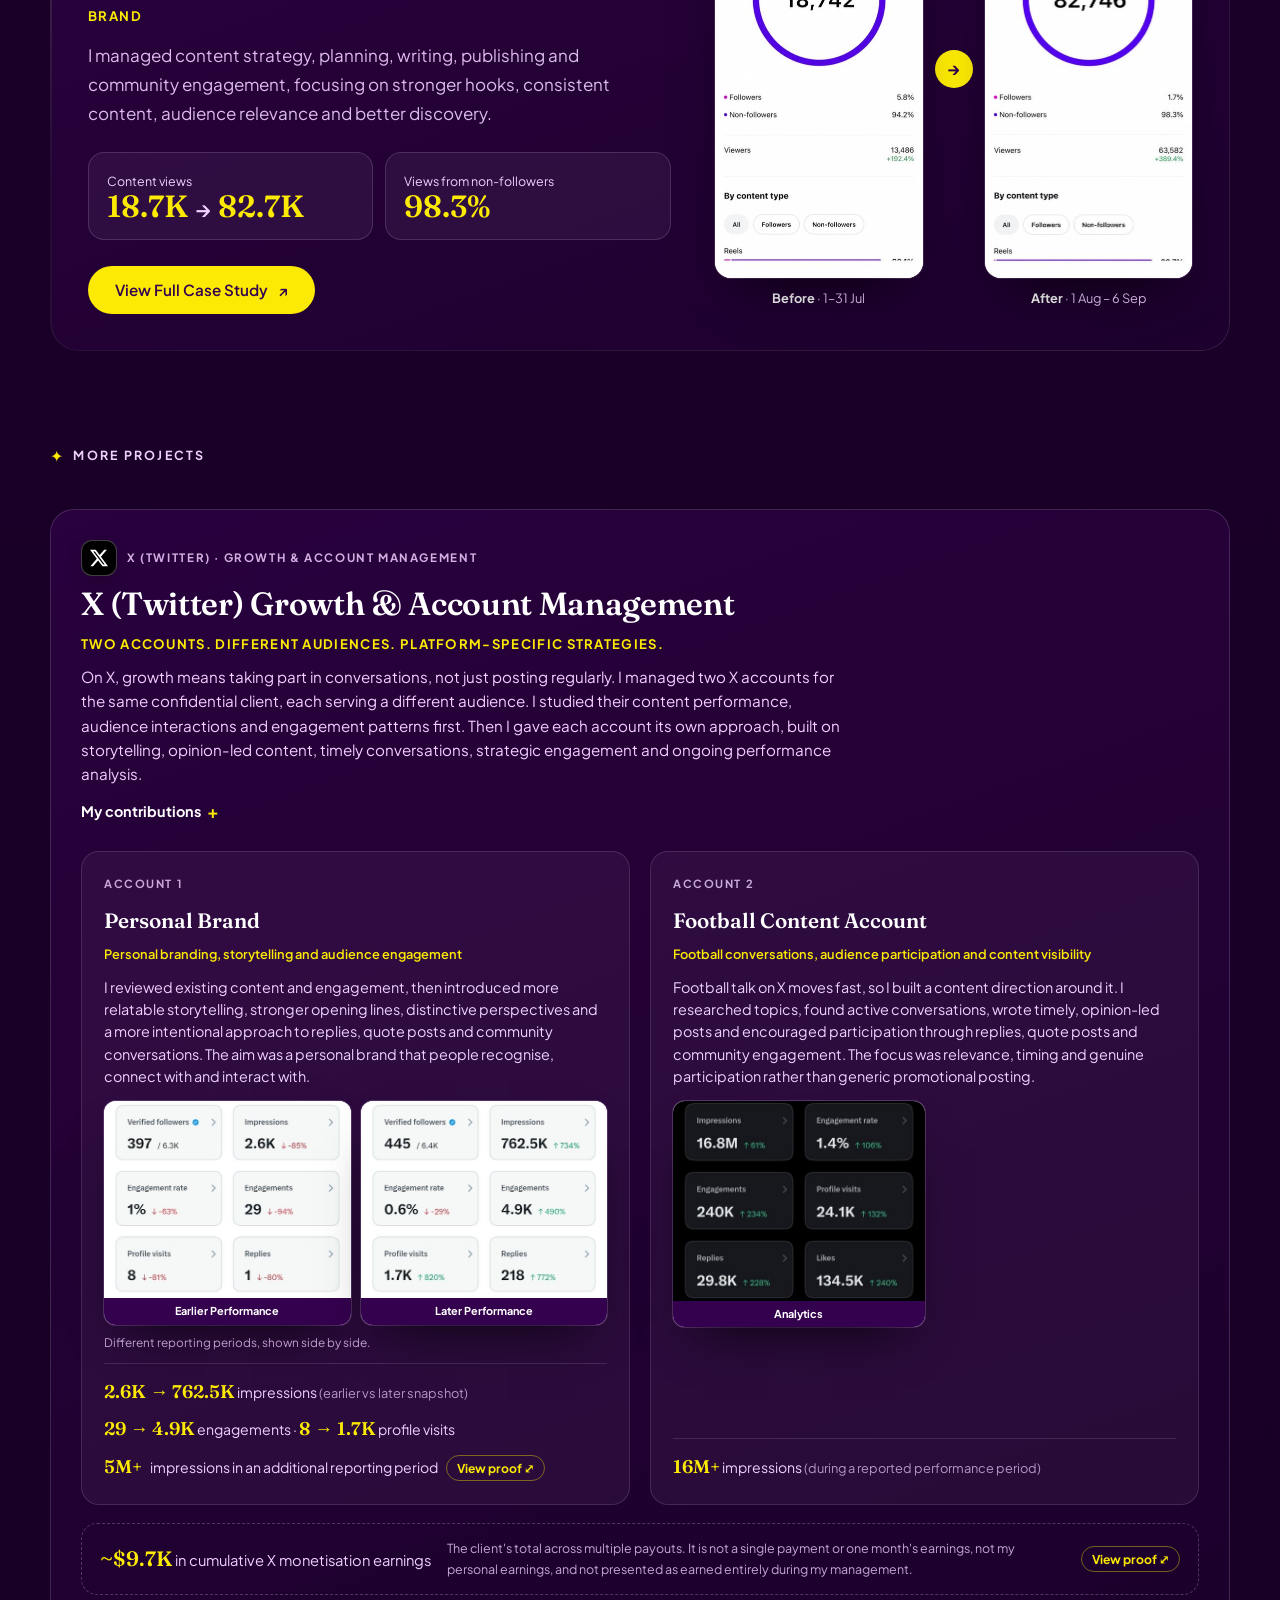
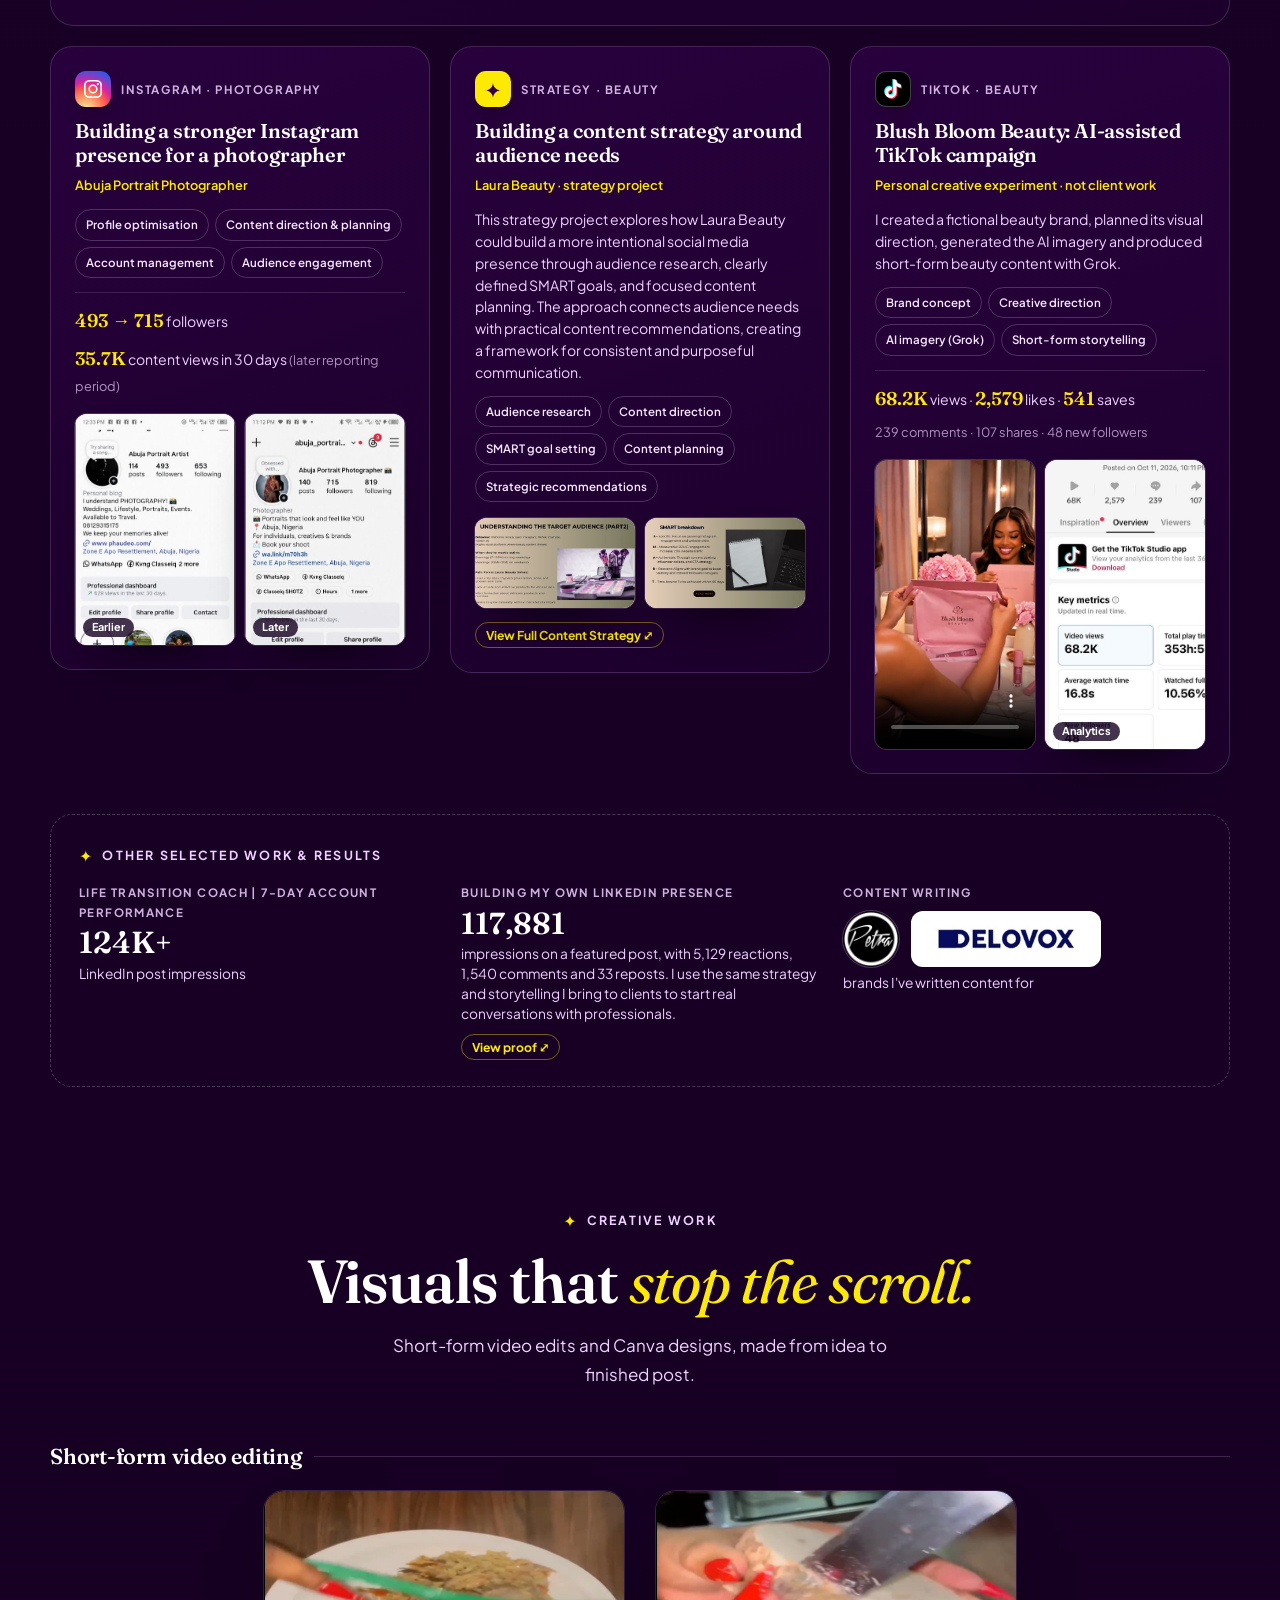
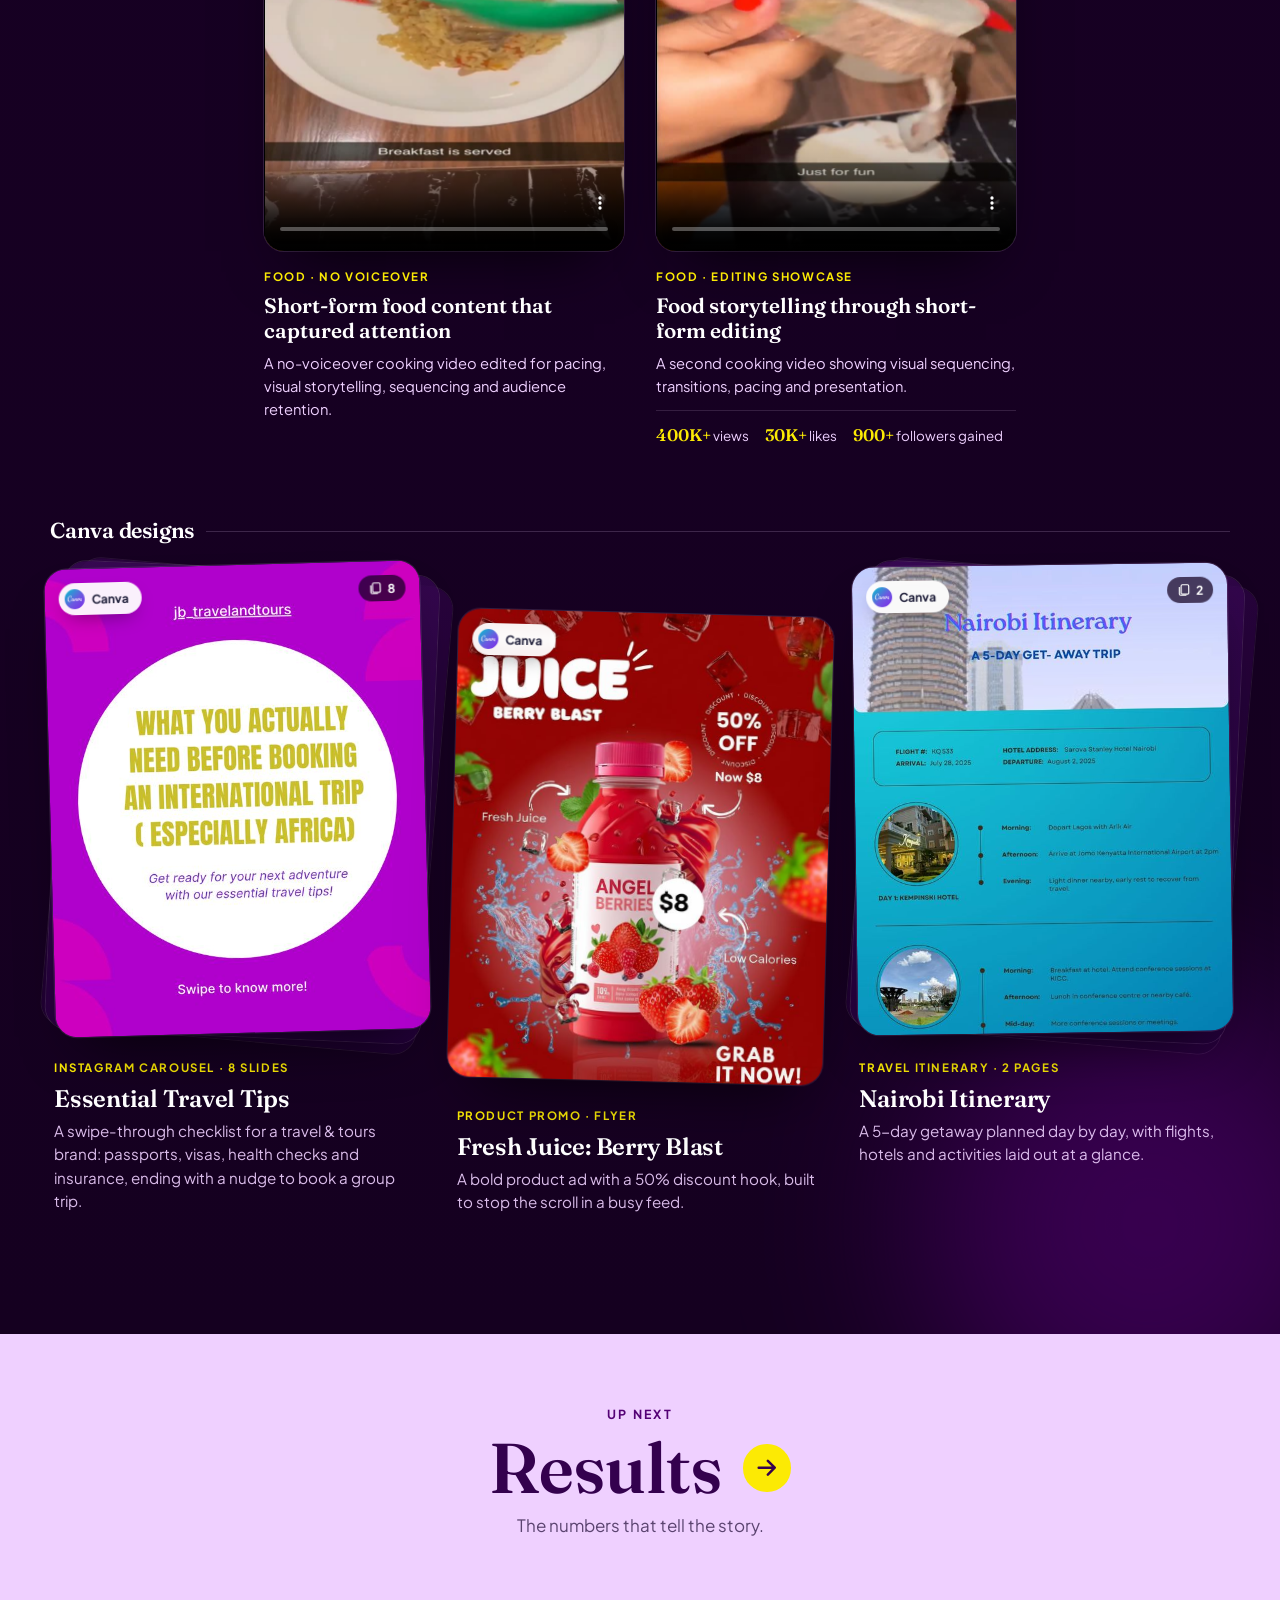
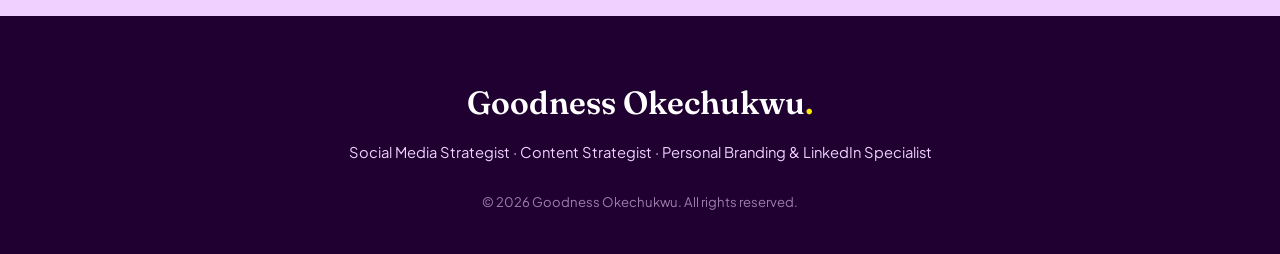
<file: projects.html>
<!doctype html>
<html lang="en">
<head>
  <meta charset="utf-8">
  <meta name="viewport" content="width=device-width, initial-scale=1">
  <title>Projects | Goodness Okechukwu</title>
  <meta name="description" content="Case studies and selected work: 3.8M LinkedIn impressions for a B2B SaaS founder, LUMÉA SKIN Instagram growth, plus more projects, short-form video and Canva designs.">
  <meta name="theme-color" content="#34014e">

  <meta property="og:type" content="website">
  <meta property="og:title" content="Projects | Goodness Okechukwu">
  <meta property="og:description" content="Your story. A clear strategy. A stronger online presence.">
  <meta property="og:image" content="https://goodnessokechukwu.github.io/assets/og-image.jpg">
  <meta property="og:url" content="https://goodnessokechukwu.github.io/projects.html">
  <link rel="canonical" href="https://goodnessokechukwu.github.io/projects.html">
  <meta name="twitter:card" content="summary_large_image">
  <meta name="twitter:site" content="@angel_okechukwu">

  <link rel="icon" href="assets/favicon.svg" type="image/svg+xml">
  <link rel="preconnect" href="https://fonts.googleapis.com">
  <link rel="preconnect" href="https://fonts.gstatic.com" crossorigin>
  <link href="https://fonts.googleapis.com/css2?family=Fraunces:ital,opsz,wght@0,9..144,400;0,9..144,600;1,9..144,400;1,9..144,600&family=Plus+Jakarta+Sans:wght@400;500;600;700&display=swap" rel="stylesheet">
  <link rel="stylesheet" href="styles.css">
  <script>
    (function () {
      var d = document.documentElement, t;
      d.classList.add('js');
      try { t = localStorage.getItem('theme'); } catch (e) {}
      if (t !== 'light' && t !== 'dark') t = matchMedia('(prefers-color-scheme: dark)').matches ? 'dark' : 'light';
      d.setAttribute('data-theme', t);
    })();
  </script>
</head>
<body id="top" class="page-sub">
  <a class="skip-link" href="#main">Skip to content</a>

  <!-- ============ NAV ============ -->
  <header class="nav nav--solid" id="nav">
    <div class="container nav__inner">
      <a href="index.html" class="logo" aria-label="Goodness Okechukwu, home">Goodness<span>.</span></a>

      <nav class="nav__links" id="navLinks" aria-label="Main">
        <a href="about.html">About</a>
        <a href="services.html">Services</a>
        <a href="tools.html">Tools</a>
        <a href="experience.html">Experience</a>
        <a href="projects.html" class="is-active" aria-current="page">Projects</a>
        <a href="results.html">Results</a>
        <a href="testimonials.html">Testimonials</a>
        <a href="contact.html" class="btn btn--primary nav__cta-mobile">Let's Work Together</a>
      </nav>

      <a href="contact.html" class="btn btn--primary nav__cta">Let's Work Together</a>

      <button class="theme-toggle" id="themeToggle" type="button" aria-label="Switch to dark mode" aria-pressed="false">
        <svg class="theme-toggle__sun" viewBox="0 0 24 24" aria-hidden="true"><circle cx="12" cy="12" r="4.2"/><path d="M12 2.5v2.2M12 19.3v2.2M4.6 4.6l1.6 1.6M17.8 17.8l1.6 1.6M2.5 12h2.2M19.3 12h2.2M4.6 19.4l1.6-1.6M17.8 6.2l1.6-1.6"/></svg>
        <svg class="theme-toggle__moon" viewBox="0 0 24 24" aria-hidden="true"><path d="M20.2 14.6A8.4 8.4 0 0 1 9.4 3.8a8.4 8.4 0 1 0 10.8 10.8Z"/><path class="theme-toggle__twinkle" d="M17 3.5l.7 1.8 1.8.7-1.8.7-.7 1.8-.7-1.8-1.8-.7 1.8-.7Z"/></svg>
      </button>

      <button class="nav__toggle" id="navToggle" aria-label="Open menu" aria-expanded="false" aria-controls="navLinks">
        <span></span><span></span>
      </button>
    </div>
  </header>

  <main id="main">

    <!-- ============ PROJECTS ============ -->
    <section class="section projects" id="projects">
      <span class="projects__orb projects__orb--a" aria-hidden="true"></span>
      <span class="projects__orb projects__orb--b" aria-hidden="true"></span>
      <div class="container">
        <div class="projects__head">
          <div>
            <p class="eyebrow eyebrow--light reveal">Selected Projects</p>
            <h1 class="projects__title reveal">Work that moved <br>the <em>needle.</em></h1>
          </div>
          <p class="projects__intro reveal">Two in-depth case studies, a few more projects, and the creative work behind them.</p>
        </div>

        <!-- ===== Featured case studies ===== -->
        <div class="cases">
          <!-- Case study 01 -->
          <article class="pcard pcard--case" style="--accent:#4aa3ff">
            <div class="pcard__inner">
              <div class="pcard__top">
                <span class="pbadge pbadge--in" aria-hidden="true"><svg viewBox="0 0 24 24"><path d="M20.447 20.452h-3.554v-5.569c0-1.328-.027-3.037-1.852-3.037-1.853 0-2.136 1.445-2.136 2.939v5.667H9.351V9h3.414v1.561h.046c.477-.9 1.637-1.85 3.37-1.85 3.601 0 4.267 2.37 4.267 5.455v6.286zM5.337 7.433c-1.144 0-2.063-.926-2.063-2.065 0-1.138.92-2.063 2.063-2.063 1.14 0 2.064.925 2.064 2.063 0 1.139-.925 2.065-2.064 2.065zm1.782 13.019H3.555V9h3.564v11.452z"/></svg></span>
                <span class="pcard__platform">Case study · LinkedIn · B2B SaaS</span>
                <span class="pcard__num" aria-hidden="true">01</span>
              </div>
              <div class="case">
                <div class="case__text">
                  <h2 class="case__title">From inconsistent visibility to 3.8 million LinkedIn impressions</h2>
                  <p class="case__client">LinkedIn personal branding for a Singapore-based B2B SaaS founder</p>
                  <p class="pcard__desc">I supported the founder through LinkedIn content strategy, ghostwriting, account management and community engagement.</p>
                  <p class="pcard__desc">By pairing professional expertise with relatable storytelling, stronger hooks, industry-specific humour and consistent engagement, we built a more active and discoverable LinkedIn presence.</p>
                  <dl class="kpis">
                    <div><dt>Impressions on one post</dt><dd>3,842,719</dd></div>
                    <div><dt>Members reached on that post</dt><dd>1,987,420</dd></div>
                    <div><dt>Social engagements on that post</dt><dd>128,764</dd></div>
                    <div><dt>Reported inbound leads, wider project</dt><dd>2</dd></div>
                  </dl>
                  <a class="btn btn--yellow case__cta" href="https://gamma.app/docs/From-inconsistent-visibility-to-38-million-LinkedIn-impressions-evtnse1n6buwmml" target="_blank" rel="noopener">View Full Case Study <span aria-hidden="true">↗</span><span class="sr-only"> (opens in a new tab)</span></a>
                </div>
                <div class="case__visual">
                  <button class="shot shot--tall" type="button" data-gallery="assets/work/saas-linkedin-analytics.jpg" data-title="LinkedIn post analytics" aria-label="Enlarge the LinkedIn post analytics screenshot">
                    <img src="assets/work/saas-linkedin-analytics.jpg" alt="LinkedIn post analytics: 3,842,719 impressions, 1,987,420 members reached, 128,764 social engagements" loading="eager" width="1008" height="1561">
                    <span class="shot__zoom" aria-hidden="true">Tap to enlarge ⤢</span>
                  </button>
                  <p class="shot__caption">Authentic LinkedIn analytics for the post</p>
                </div>
              </div>
            </div>
          </article>

          <!-- Case study 02 -->
          <article class="pcard pcard--case" style="--accent:#fcea04">
            <div class="pcard__inner">
              <div class="pcard__top">
                <span class="pbadge pbadge--ig" aria-hidden="true"><svg viewBox="0 0 24 24"><path d="M12 2.16c3.2 0 3.58.01 4.85.07 1.17.05 1.8.25 2.23.41.56.22.96.48 1.38.9.42.42.68.82.9 1.38.16.42.36 1.06.41 2.23.06 1.27.07 1.650.07 4.85s-.01 3.58-.07 4.85c-.05 1.17-.25 1.8-.41 2.23-.22.56-.48.96-.9 1.38-.42.42-.82.68-1.38.9-.42.16-1.06.36-2.23.41-1.27.06-1.65.07-4.85.07s-3.58-.01-4.85-.07c-1.17-.05-1.8-.25-2.23-.41a3.71 3.71 0 0 1-1.38-.9 3.71 3.71 0 0 1-.9-1.38c-.16-.42-.36-1.06-.41-2.23C2.17 15.58 2.16 15.2 2.16 12s.01-3.58.07-4.85c.05-1.17.25-1.8.41-2.23.22-.56.48-.96.9-1.38.42-.42.82-.68 1.38-.9.42-.16 1.06-.36 2.23-.41C8.42 2.17 8.8 2.160 12 2.16M12 0C8.74 0 8.33.01 7.05.07 5.78.13 4.9.33 4.14.63c-.79.3-1.46.72-2.12 1.38A5.86 5.86 0 0 0 .63 4.14C.33 4.9.13 5.78.07 7.05.01 8.33 0 8.74 0 12s.01 3.67.07 4.95c.06 1.27.26 2.15.56 2.91.3.79.72 1.46 1.38 2.12.66.66 1.33 1.080 2.12 1.38.76.3 1.64.5 2.91.56C8.33 23.99 8.74 24 12 24s3.67-.01 4.95-.07c1.27-.06 2.15-.26 2.91-.56a5.86 5.86 0 0 0 2.12-1.38 5.86 5.86 0 0 0 1.38-2.12c.3-.76.5-1.64.56-2.91.06-1.28.07-1.69.07-4.95s-.01-3.67-.07-4.95c-.06-1.27-.26-2.15-.56-2.91a5.86 5.86 0 0 0-1.38-2.12A5.86 5.86 0 0 0 19.86.63C19.1.33 18.22.13 16.95.07 15.67.01 15.26 0 12 0zm0 5.84a6.16 6.16 0 1 0 0 12.32 6.16 6.16 0 0 0 0-12.32zM12 16a4 4 0 1 1 0-8 4 4 0 0 1 0 8zm6.4-11.85a1.44 1.44 0 1 0 0 2.88 1.44 1.44 0 0 0 0-2.88z"/></svg></span>
                <span class="pcard__platform">Case study · Instagram · Skincare</span>
                <span class="pcard__num" aria-hidden="true">02</span>
              </div>
              <div class="case">
                <div class="case__text">
                  <h2 class="case__title">LUMÉA SKIN: from 18.7K to 82.7K Instagram views in 90 days</h2>
                  <p class="case__client">Instagram content strategy and management for a skincare brand</p>
                  <p class="pcard__desc">I managed content strategy, planning, writing, publishing and community engagement, focusing on stronger hooks, consistent content, audience relevance and better discovery.</p>
                  <dl class="kpis">
                    <div><dt>Content views</dt><dd>18.7K <span class="kpis__arrow" aria-label="to">→</span> 82.7K</dd></div>
                    <div><dt>Views from non-followers</dt><dd>98.3%</dd></div>
                  </dl>
                  <a class="btn btn--yellow case__cta" href="https://gamma.app/docs/LUMEA-SKIN-mto7wtjwaef9dv3" target="_blank" rel="noopener">View Full Case Study <span aria-hidden="true">↗</span><span class="sr-only"> (opens in a new tab)</span></a>
                </div>
                <div class="case__visual case__visual--pair">
                  <figure class="shot-fig">
                    <button class="shot" type="button" data-gallery="assets/work/lumea-views-jul.jpg,assets/work/lumea-views-aug-sep.jpg" data-captions="Before: 1–31 Jul|After: 1 Aug – 6 Sep" data-title="LUMÉA SKIN Instagram views" aria-label="Enlarge the before screenshot: 18,742 views, 1 to 31 July">
                      <img src="assets/work/lumea-views-jul-thumb.jpg" alt="Instagram views, 1–31 July: 18,742" loading="lazy" decoding="async" width="520" height="1129">
                    </button>
                    <figcaption class="shot__caption"><b>Before</b> · 1–31 Jul</figcaption>
                  </figure>
                  <span class="case__pair-arrow" aria-hidden="true">→</span>
                  <figure class="shot-fig">
                    <button class="shot" type="button" data-gallery="assets/work/lumea-views-aug-sep.jpg,assets/work/lumea-views-jul.jpg" data-captions="After: 1 Aug – 6 Sep|Before: 1–31 Jul" data-title="LUMÉA SKIN Instagram views" aria-label="Enlarge the after screenshot: 82,746 views, 1 August to 6 September">
                      <img src="assets/work/lumea-views-aug-sep-thumb.jpg" alt="Instagram views, 1 Aug – 6 Sep: 82,746, 98.3% from non-followers" loading="lazy" decoding="async" width="520" height="1129">
                    </button>
                    <figcaption class="shot__caption"><b>After</b> · 1 Aug – 6 Sep</figcaption>
                  </figure>
                </div>
              </div>
            </div>
          </article>
        </div>

        <!-- ===== More projects (compact) ===== -->
        <div class="more">
          <div class="subhead">
            <p class="eyebrow eyebrow--light reveal">More projects</p>
          </div>
          <!-- X account management: one project, two accounts -->
          <article class="xproj reveal">
            <div class="xproj__head">
              <div class="mcard__top">
                <span class="pbadge pbadge--x" aria-hidden="true"><svg viewBox="0 0 24 24"><path d="M18.901 1.153h3.68l-8.04 9.19L24 22.846h-7.406l-5.8-7.584-6.638 7.584H.474l8.6-9.83L0 1.154h7.594l5.243 6.932ZM17.61 20.644h2.039L6.486 3.24H4.298Z"/></svg></span>
                <span class="pcard__platform">X (Twitter) · Growth &amp; account management</span>
              </div>
              <h3 class="xproj__title">X (Twitter) Growth &amp; Account Management</h3>
              <p class="xproj__sub">Two accounts. Different audiences. Platform-specific strategies.</p>
              <p class="xproj__desc">On X, growth means taking part in conversations, not just posting regularly. I managed two X accounts for the same confidential client, each serving a different audience. I studied their content performance, audience interactions and engagement patterns first. Then I gave each account its own approach, built on storytelling, opinion-led content, timely conversations, strategic engagement and ongoing performance analysis.</p>
              <details class="mcard__more xproj__contrib">
                <summary>My contributions</summary>
                <ul class="mcard__chips">
                  <li>Account audits &amp; performance analysis</li><li>Audience research &amp; content strategy</li><li>Storytelling &amp; copywriting</li><li>Content research &amp; planning</li><li>Publishing &amp; account management</li><li>Opinion-led content</li><li>Strategic replies &amp; quote posts</li><li>Community management</li><li>Analytics monitoring &amp; optimisation</li>
                </ul>
              </details>
            </div>

            <div class="xproj__accounts">
              <!-- Account 1 -->
              <section class="xacct" aria-labelledby="xacct-1">
                <p class="xacct__tag">Account 1</p>
                <h4 class="xacct__title" id="xacct-1">Personal Brand</h4>
                <p class="xacct__focus">Personal branding, storytelling and audience engagement</p>
                <p class="xacct__desc">I reviewed existing content and engagement, then introduced more relatable storytelling, stronger opening lines, distinctive perspectives and a more intentional approach to replies, quote posts and community conversations. The aim was a personal brand that people recognise, connect with and interact with.</p>
                <div class="mcard__shots">
                  <button class="shot shot--mini shot--metric" type="button" data-gallery="assets/work/x-personal-earlier.jpg,assets/work/x-personal-later.jpg,assets/work/x-personal-5m.jpg" data-captions="Earlier performance: 2.6K impressions, 29 engagements, 8 profile visits|Later performance: 762.5K impressions, 4.9K engagements, 1.7K profile visits|Additional performance: 5.1M impressions" data-title="X Personal Brand analytics" aria-label="Enlarge the earlier performance screenshot">
                    <img src="assets/work/x-personal-earlier-thumb.jpg" alt="Earlier X analytics: 2.6K impressions, 29 engagements, 8 profile visits" loading="lazy" decoding="async" width="520" height="415"><span>Earlier Performance</span>
                  </button>
                  <button class="shot shot--mini shot--metric" type="button" data-gallery="assets/work/x-personal-later.jpg,assets/work/x-personal-5m.jpg,assets/work/x-personal-earlier.jpg" data-captions="Later performance: 762.5K impressions, 4.9K engagements, 1.7K profile visits|Additional performance: 5.1M impressions|Earlier performance: 2.6K impressions, 29 engagements, 8 profile visits" data-title="X Personal Brand analytics" aria-label="Enlarge the later performance screenshot">
                    <img src="assets/work/x-personal-later-thumb.jpg" alt="Later X analytics: 762.5K impressions, 4.9K engagements, 1.7K profile visits" loading="lazy" decoding="async" width="520" height="415"><span>Later Performance</span>
                  </button>
                </div>
                <p class="xacct__note">Different reporting periods, shown side by side.</p>
                <ul class="mcard__results">
                  <li><b>2.6K → 762.5K</b> impressions <span>(earlier vs later snapshot)</span></li>
                  <li><b>29 → 4.9K</b> engagements · <b>8 → 1.7K</b> profile visits</li>
                  <li class="xacct__highlight"><b>5M+</b> impressions in an additional reporting period
                    <button class="xlink" type="button" data-gallery="assets/work/x-personal-5m.jpg" data-captions="5.1M impressions" data-title="X Personal Brand analytics" aria-label="View the 5M+ impressions analytics screenshot">View proof ⤢</button>
                  </li>
                </ul>
              </section>

              <!-- Account 2 -->
              <section class="xacct" aria-labelledby="xacct-2">
                <p class="xacct__tag">Account 2</p>
                <h4 class="xacct__title" id="xacct-2">Football Content Account</h4>
                <p class="xacct__focus">Football conversations, audience participation and content visibility</p>
                <p class="xacct__desc">Football talk on X moves fast, so I built a content direction around it. I researched topics, found active conversations, wrote timely, opinion-led posts and encouraged participation through replies, quote posts and community engagement. The focus was relevance, timing and genuine participation rather than generic promotional posting.</p>
                <div class="mcard__shots mcard__shots--one">
                  <button class="shot shot--mini shot--metric" type="button" data-gallery="assets/work/x-football.jpg" data-captions="16.8M impressions" data-title="X Football Content Account analytics" aria-label="Enlarge the football account analytics screenshot">
                    <img src="assets/work/x-football-thumb.jpg" alt="X analytics for the football account: 16.8M impressions" loading="lazy" decoding="async" width="520" height="412"><span>Analytics</span>
                  </button>
                </div>
                <ul class="mcard__results">
                  <li><b>16M+</b> impressions <span>(during a reported performance period)</span></li>
                </ul>
              </section>
            </div>

            <!-- Monetisation (not assigned to either account) -->
            <div class="xproj__money">
              <p><b>~$9.7K</b> in cumulative X monetisation earnings</p>
              <p class="xproj__money-note">The client's total across multiple payouts. It is not a single payment or one month's earnings, not my personal earnings, and not presented as earned entirely during my management.</p>
              <button class="xlink" type="button" data-gallery="assets/work/x-monetisation.jpg" data-captions="Revenue sharing: total payouts" data-title="X monetisation" aria-label="View the X monetisation screenshot">View proof ⤢</button>
            </div>
          </article>

          <ul class="more__grid">
            <li class="mcard reveal">
              <div class="mcard__top">
                <span class="pbadge pbadge--ig" aria-hidden="true"><svg viewBox="0 0 24 24"><path d="M12 2.16c3.2 0 3.58.01 4.85.07 1.17.05 1.8.25 2.23.41.56.22.96.48 1.38.9.42.42.68.82.9 1.38.16.42.36 1.06.41 2.23.06 1.27.07 1.650.07 4.85s-.01 3.58-.07 4.85c-.05 1.17-.25 1.8-.41 2.23-.22.56-.48.96-.9 1.38-.42.42-.82.68-1.38.9-.42.16-1.06.36-2.23.41-1.27.06-1.65.07-4.85.07s-3.58-.01-4.85-.07c-1.17-.05-1.8-.25-2.23-.41a3.71 3.71 0 0 1-1.38-.9 3.71 3.71 0 0 1-.9-1.38c-.16-.42-.36-1.06-.41-2.23C2.17 15.58 2.16 15.2 2.16 12s.01-3.58.07-4.85c.05-1.17.25-1.8.41-2.23.22-.56.48-.96.9-1.38.42-.42.82-.68 1.38-.9.42-.16 1.06-.36 2.23-.41C8.42 2.17 8.8 2.160 12 2.16M12 0C8.74 0 8.33.01 7.05.07 5.78.13 4.9.33 4.14.63c-.79.3-1.46.72-2.12 1.38A5.86 5.86 0 0 0 .63 4.14C.33 4.9.13 5.78.07 7.05.01 8.33 0 8.74 0 12s.01 3.67.07 4.95c.06 1.27.26 2.15.56 2.91.3.79.72 1.46 1.38 2.12.66.66 1.33 1.080 2.12 1.38.76.3 1.64.5 2.91.56C8.33 23.99 8.74 24 12 24s3.67-.01 4.95-.07c1.27-.06 2.15-.26 2.91-.56a5.86 5.86 0 0 0 2.12-1.38 5.86 5.86 0 0 0 1.38-2.12c.3-.76.5-1.64.56-2.91.06-1.28.07-1.69.07-4.95s-.01-3.67-.07-4.95c-.06-1.27-.26-2.15-.56-2.91a5.86 5.86 0 0 0-1.38-2.12A5.86 5.86 0 0 0 19.86.63C19.1.33 18.22.13 16.95.07 15.67.01 15.26 0 12 0zm0 5.84a6.16 6.16 0 1 0 0 12.32 6.16 6.16 0 0 0 0-12.32zM12 16a4 4 0 1 1 0-8 4 4 0 0 1 0 8zm6.4-11.85a1.44 1.44 0 1 0 0 2.88 1.44 1.44 0 0 0 0-2.88z"/></svg></span>
                <span class="pcard__platform">Instagram · Photography</span>
              </div>
              <h3 class="mcard__title">Building a stronger Instagram presence for a photographer</h3>
              <p class="mcard__client">Abuja Portrait Photographer</p>
              <ul class="mcard__chips"><li>Profile optimisation</li><li>Content direction &amp; planning</li><li>Account management</li><li>Audience engagement</li></ul>
              <ul class="mcard__results">
                <li><b>493 → 715</b> followers</li>
                <li><b>35.7K</b> content views in 30 days <span>(later reporting period)</span></li>
              </ul>
              <div class="mcard__shots">
                <button class="shot shot--mini" type="button" data-gallery="assets/work/photographer-before.jpg,assets/work/photographer-after.jpg" data-captions="Earlier: 493 followers|Later: 715 followers, 35.7K views in 30 days" data-title="Photographer Instagram profile" aria-label="Enlarge the earlier profile screenshot">
                  <img src="assets/work/photographer-before-thumb.jpg" alt="Earlier profile: 493 followers" loading="lazy" decoding="async" width="520" height="1156"><span>Earlier</span>
                </button>
                <button class="shot shot--mini" type="button" data-gallery="assets/work/photographer-after.jpg,assets/work/photographer-before.jpg" data-captions="Later: 715 followers, 35.7K views in 30 days|Earlier: 493 followers" data-title="Photographer Instagram profile" aria-label="Enlarge the later profile screenshot">
                  <img src="assets/work/photographer-after-thumb.jpg" alt="Later profile: 715 followers and 35.7K views in the last 30 days" loading="lazy" decoding="async" width="520" height="1156"><span>Later</span>
                </button>
              </div>
            </li>

            <li class="mcard reveal">
              <div class="mcard__top">
                <span class="pbadge pbadge--brand" aria-hidden="true">✦</span>
                <span class="pcard__platform">Strategy · Beauty</span>
              </div>
              <h3 class="mcard__title">Building a content strategy around audience needs</h3>
              <p class="mcard__client">Laura Beauty · strategy project</p>
              <p class="mcard__desc">This strategy project explores how Laura Beauty could build a more intentional social media presence through audience research, clearly defined SMART goals, and focused content planning. The approach connects audience needs with practical content recommendations, creating a framework for consistent and purposeful communication.</p>
              <ul class="mcard__chips"><li>Audience research</li><li>Content direction</li><li>SMART goal setting</li><li>Content planning</li><li>Strategic recommendations</li></ul>
              <div class="mcard__shots mcard__shots--wide">
                <button class="shot shot--mini" type="button" data-gallery="assets/work/laura-audience.jpg,assets/work/laura-smart.jpg" data-captions="Understanding the target audience|SMART breakdown" data-title="Laura Beauty content strategy" aria-label="Enlarge the target audience page of the strategy">
                  <img src="assets/work/laura-audience-thumb.jpg" alt="Strategy page: understanding the target audience" loading="lazy" decoding="async" width="520" height="282">
                </button>
                <button class="shot shot--mini" type="button" data-gallery="assets/work/laura-smart.jpg,assets/work/laura-audience.jpg" data-captions="SMART breakdown|Understanding the target audience" data-title="Laura Beauty content strategy" aria-label="Enlarge the SMART goals page of the strategy">
                  <img src="assets/work/laura-smart-thumb.jpg" alt="Strategy page: SMART goal breakdown" loading="lazy" decoding="async" width="520" height="287">
                </button>
              </div>
              <button class="xlink mcard__link" type="button" data-gallery="assets/work/laura-strategy-1.jpg,assets/work/laura-strategy-2.jpg,assets/work/laura-strategy-3.jpg,assets/work/laura-strategy-4.jpg,assets/work/laura-strategy-5.jpg,assets/work/laura-strategy-6.jpg,assets/work/laura-strategy-7.jpg,assets/work/laura-strategy-8.jpg,assets/work/laura-strategy-9.jpg,assets/work/laura-strategy-10.jpg,assets/work/laura-strategy-11.jpg" data-captions="Cover|About the brand|Understanding the target audience|Understanding the target audience (part 2)|SMART framework|SMART breakdown|How I can increase awareness|Using trends to stay relevant|Key social media platforms|Next steps|Thank you" data-title="Laura Beauty content strategy" aria-label="View the full Laura Beauty content strategy, 11 pages">View Full Content Strategy ⤢</button>
            </li>
            <li class="mcard reveal">
              <div class="mcard__top">
                <span class="pbadge pbadge--tt" aria-hidden="true"><svg viewBox="0 0 24 24"><path d="M12.525.02c1.31-.02 2.61-.01 3.91-.02.08 1.53.63 3.09 1.75 4.17 1.12 1.11 2.7 1.62 4.24 1.79v4.03c-1.44-.05-2.89-.35-4.2-.97-.57-.26-1.1-.59-1.62-.93-.01 2.92.01 5.84-.02 8.75-.08 1.4-.54 2.79-1.35 3.94-1.31 1.92-3.58 3.17-5.91 3.21-1.43.08-2.86-.31-4.08-1.03-2.02-1.19-3.44-3.37-3.65-5.71-.02-.5-.03-1-.01-1.49.18-1.9 1.12-3.72 2.58-4.96 1.66-1.44 3.98-2.13 6.15-1.72.02 1.48-.04 2.96-.04 4.44-.99-.32-2.15-.23-3.02.37-.63.41-1.11 1.04-1.36 1.75-.21.51-.15 1.07-.14 1.61.24 1.64 1.82 3.02 3.5 2.87 1.12-.01 2.19-.66 2.77-1.61.19-.33.4-.67.41-1.06.1-1.79.06-3.57.07-5.36.01-4.03-.01-8.05.02-12.07z"/></svg></span>
                <span class="pcard__platform">TikTok · Beauty</span>
              </div>
              <h3 class="mcard__title">Blush Bloom Beauty: AI-assisted TikTok campaign</h3>
              <p class="mcard__client">Personal creative experiment · not client work</p>
              <p class="mcard__desc">I created a fictional beauty brand, planned its visual direction, generated the AI imagery and produced short-form beauty content with Grok.</p>
              <ul class="mcard__chips"><li>Brand concept</li><li>Creative direction</li><li>AI imagery (Grok)</li><li>Short-form storytelling</li></ul>
              <ul class="mcard__results">
                <li><b>68.2K</b> views · <b>2,579</b> likes · <b>541</b> saves</li>
                <li><span>239 comments · 107 shares · 48 new followers</span></li>
              </ul>
              <div class="mcard__shots mcard__shots--tt">
                <div class="vcard vcard--mini">
                  <video controls playsinline preload="none" poster="assets/work/blush-bloom-poster.jpg" width="416" height="752" aria-label="Blush Bloom Beauty 15-second commercial">
                    <source src="assets/work/blush-bloom.mp4" type="video/mp4">
                  </video>
                </div>
                <button class="shot shot--mini shot--tt" type="button" data-gallery="assets/work/blush-bloom-tiktok.jpg" data-captions="TikTok analytics: 68.2K views" data-title="Blush Bloom Beauty TikTok" aria-label="Enlarge the TikTok analytics screenshot">
                  <img src="assets/work/blush-bloom-tiktok-thumb.jpg" alt="TikTok analytics: 68.2K views, 2,579 likes, 239 comments, 107 shares, 541 saves, 48 new followers" loading="lazy" decoding="async" width="520" height="680"><span>Analytics</span>
                </button>
              </div>
            </li>
          </ul>
        </div>

        <!-- ===== Other selected work & results ===== -->
        <div class="others reveal">
          <p class="eyebrow eyebrow--light">Other selected work &amp; results</p>
          <ul class="others__list">
            <li>
              <span class="others__label">Life Transition Coach | 7-day account performance</span>
              <span class="others__value">124K+</span>
              <span class="others__note">LinkedIn post impressions</span>
            </li>
            <li>
              <span class="others__label">Building my own LinkedIn presence</span>
              <span class="others__value">117,881</span>
              <span class="others__note">impressions on a featured post, with 5,129 reactions, 1,540 comments and 33 reposts. I use the same strategy and storytelling I bring to clients to start real conversations with professionals.</span>
              <button class="xlink others__proof" type="button" data-gallery="assets/work/personal-linkedin-post.jpg" data-captions="117,881 impressions · 5,129 reactions · 1,540 comments · 33 reposts" data-title="My LinkedIn post" aria-label="View the LinkedIn post performance screenshot">View proof ⤢</button>
            </li>
            <li>
              <span class="others__label">Content writing</span>
              <span class="others__logos">
                <img src="assets/work/logo-petra.png" alt="Petra" width="240" height="240" loading="lazy" class="others__logo others__logo--round">
                <img src="assets/work/logo-delovox.png" alt="Delovox" width="480" height="136" loading="lazy" class="others__logo others__logo--tile">
              </span>
              <span class="others__note">brands I've written content for</span>
            </li>
          </ul>
        </div>

        <!-- Canva designs -->
        <svg width="0" height="0" style="position:absolute" aria-hidden="true" focusable="false"><defs><linearGradient id="canvaGrad" x1="0" y1="0" x2="1" y2="1"><stop offset="0" stop-color="#00C4CC"/><stop offset=".55" stop-color="#6A5AE0"/><stop offset="1" stop-color="#7D2AE8"/></linearGradient></defs></svg>
        <div class="canva">
          <div class="canva__head">
            <p class="eyebrow eyebrow--light reveal">Creative work</p>
            <h2 class="canva__title reveal">Visuals that <em>stop the scroll.</em></h2>
            <p class="canva__intro reveal">Short-form video edits and Canva designs, made from idea to finished post.</p>
          </div>

          <h3 class="subhead__title reveal">Short-form video editing</h3>
          <ul class="videos">
            <li class="vcard reveal">
              <div class="vcard__frame">
                <video controls playsinline preload="none" poster="assets/work/cooking-1-poster.jpg" width="640" height="642" aria-label="Cooking video: Short-form food content that captured attention">
                  <source src="assets/work/cooking-1.mp4" type="video/mp4">
                </video>
              </div>
              <span class="vcard__type">Food · no voiceover</span>
              <h4 class="vcard__title">Short-form food content that captured attention</h4>
              <p class="vcard__desc">A no-voiceover cooking video edited for pacing, visual storytelling, sequencing and audience retention.</p>
            </li>
            <li class="vcard reveal">
              <div class="vcard__frame">
                <video controls playsinline preload="none" poster="assets/work/cooking-2-poster.jpg" width="640" height="642" aria-label="Cooking video: Food storytelling through short-form editing">
                  <source src="assets/work/cooking-2.mp4" type="video/mp4">
                </video>
              </div>
              <span class="vcard__type">Food · editing showcase</span>
              <h4 class="vcard__title">Food storytelling through short-form editing</h4>
              <p class="vcard__desc">A second cooking video showing visual sequencing, transitions, pacing and presentation.</p>
              <ul class="vcard__stats" aria-label="TikTok results for this video"><li><b>400K+</b> views</li><li><b>30K+</b> likes</li><li><b>900+</b> followers gained</li></ul>
            </li>
          </ul>

          <h3 class="subhead__title reveal">Canva designs</h3>
          <ul class="canva__grid">
          <li class="cdesign cdesign--stack reveal">
            <button class="cdesign__open" type="button" data-source="canva" data-gallery="assets/canva/travel-1.jpg,assets/canva/travel-2.jpg,assets/canva/travel-3.jpg,assets/canva/travel-4.jpg,assets/canva/travel-5.jpg,assets/canva/travel-6.jpg,assets/canva/travel-7.jpg,assets/canva/travel-8.jpg" data-title="Essential Travel Tips" aria-label="View Essential Travel Tips (8 slides)">
              <span class="cdesign__frame">
                <img src="assets/canva/travel-1-thumb.jpg" alt="Essential Travel Tips: first page of the design" loading="lazy" decoding="async">
                <span class="cbadge"><svg viewBox="0 0 24 24" aria-hidden="true"><path fill="url(#canvaGrad)" d="M12 0C5.373 0 0 5.373 0 12s5.373 12 12 12 12-5.373 12-12S18.627 0 12 0zM6.962 7.68c.754 0 1.337.549 1.405 1.2.069.583-.171 1.097-.822 1.406-.343.171-.48.172-.549.069-.034-.069 0-.137.069-.206.617-.514.617-.926.548-1.508-.034-.378-.308-.618-.583-.618-1.2 0-2.914 2.674-2.674 4.629.103.754.549 1.646 1.509 1.646.308 0 .65-.103.96-.24.5-.264.799-.47 1.097-.8-.073-.885.704-2.046 1.851-2.046.515 0 .926.205.96.583.068.514-.377.582-.514.582s-.378-.034-.378-.17c-.034-.138.309-.07.275-.378-.035-.206-.24-.274-.446-.274-.72 0-1.131.994-1.029 1.611.035.275.172.549.447.549.205 0 .514-.31.617-.755.068-.308.343-.514.583-.514.102 0 .17.034.205.171v.138c-.034.137-.137.548-.102.651 0 .069.034.171.17.171.092 0 .436-.18.777-.459.117-.59.253-1.298.253-1.357.034-.24.137-.48.617-.48.103 0 .171.034.205.171v.138l-.136.617c.445-.583 1.097-.994 1.508-.994.172 0 .309.102.309.274 0 .103 0 .274-.069.446-.137.377-.309.96-.412 1.474 0 .137.035.274.207.274.171 0 .685-.206 1.096-.754l.007-.004c-.002-.068-.007-.134-.007-.202 0-.411.035-.754.104-.994.068-.274.411-.514.617-.514.103 0 .205.069.205.171 0 .035 0 .103-.034.137-.137.446-.24.857-.24 1.269 0 .24.034.582.102.788 0 .034.035.069.07.069.068 0 .548-.445.89-1.028-.308-.206-.48-.549-.48-.96 0-.72.446-1.097.858-1.097.343 0 .617.24.617.72 0 .308-.103.65-.274.96h.102a.77.77 0 0 0 .584-.24.293.293 0 0 1 .134-.117c.335-.425.83-.74 1.41-.74.48 0 .924.205.959.582.068.515-.378.618-.515.618l-.002-.002c-.138 0-.377-.035-.377-.172 0-.137.309-.068.274-.376-.034-.206-.24-.275-.446-.275-.686 0-1.13.891-1.028 1.611.034.275.171.583.445.583.206 0 .515-.308.652-.754.068-.274.343-.514.583-.514.103 0 .17.034.205.171 0 .069 0 .206-.137.652-.17.308-.171.48-.137.617.034.274.171.48.309.583.034.034.068.102.068.102 0 .069-.034.138-.137.138-.034 0-.068 0-.103-.035-.514-.205-.72-.548-.789-.891-.205.24-.445.377-.72.377-.445 0-.89-.411-.96-.926a1.609 1.609 0 0 1 .075-.649c-.203.13-.422.203-.623.203h-.17c-.447.652-.927 1.098-1.27 1.303a.896.896 0 0 1-.377.104c-.068 0-.171-.035-.205-.104-.095-.152-.156-.392-.193-.667-.481.527-1.145.805-1.453.805-.343 0-.548-.206-.582-.55v-.376c.102-.754.377-1.2.377-1.337a.074.074 0 0 0-.069-.07c-.24 0-1.028.824-1.166 1.373l-.103.445c-.068.309-.377.515-.582.515-.103 0-.172-.035-.206-.172v-.137l.046-.233c-.435.31-.87.508-1.075.508-.308 0-.48-.172-.514-.412-.206.274-.445.412-.754.412-.352 0-.696-.24-.862-.593-.244.275-.523.553-.852.764-.48.309-1.028.549-1.68.549-.582 0-1.097-.309-1.371-.583-.412-.377-.651-.96-.686-1.509-.205-1.68.823-3.84 2.4-4.8.378-.205.755-.343 1.132-.343zm9.77 3.291c-.104 0-.172.172-.172.343 0 .274.137.583.309.755a1.74 1.74 0 0 0 .102-.583c0-.343-.137-.515-.24-.515z"/></svg>Canva</span>
                <span class="cdesign__count"><svg viewBox="0 0 24 24" aria-hidden="true"><rect x="7" y="3" width="13" height="16" rx="2"/><path d="M4 7v12a2 2 0 0 0 2 2h10"/></svg>8</span>
                <span class="cdesign__view" aria-hidden="true">View design ↗</span>
              </span>
            </button>
            <div class="cdesign__meta">
              <span class="cdesign__type">Instagram carousel · 8 slides</span>
              <h3 class="cdesign__title">Essential Travel Tips</h3>
              <p class="cdesign__desc">A swipe-through checklist for a travel &amp; tours brand: passports, visas, health checks and insurance, ending with a nudge to book a group trip.</p>
            </div>
          </li>
          <li class="cdesign reveal">
            <button class="cdesign__open" type="button" data-source="canva" data-gallery="assets/canva/juice-1.jpg" data-title="Fresh Juice: Berry Blast" aria-label="View Fresh Juice: Berry Blast (1 image)">
              <span class="cdesign__frame">
                <img src="assets/canva/juice-1-thumb.jpg" alt="Fresh Juice: Berry Blast: first page of the design" loading="lazy" decoding="async">
                <span class="cbadge"><svg viewBox="0 0 24 24" aria-hidden="true"><path fill="url(#canvaGrad)" d="M12 0C5.373 0 0 5.373 0 12s5.373 12 12 12 12-5.373 12-12S18.627 0 12 0zM6.962 7.68c.754 0 1.337.549 1.405 1.2.069.583-.171 1.097-.822 1.406-.343.171-.48.172-.549.069-.034-.069 0-.137.069-.206.617-.514.617-.926.548-1.508-.034-.378-.308-.618-.583-.618-1.2 0-2.914 2.674-2.674 4.629.103.754.549 1.646 1.509 1.646.308 0 .65-.103.96-.24.5-.264.799-.47 1.097-.8-.073-.885.704-2.046 1.851-2.046.515 0 .926.205.96.583.068.514-.377.582-.514.582s-.378-.034-.378-.17c-.034-.138.309-.07.275-.378-.035-.206-.24-.274-.446-.274-.72 0-1.131.994-1.029 1.611.035.275.172.549.447.549.205 0 .514-.31.617-.755.068-.308.343-.514.583-.514.102 0 .17.034.205.171v.138c-.034.137-.137.548-.102.651 0 .069.034.171.17.171.092 0 .436-.18.777-.459.117-.59.253-1.298.253-1.357.034-.24.137-.48.617-.48.103 0 .171.034.205.171v.138l-.136.617c.445-.583 1.097-.994 1.508-.994.172 0 .309.102.309.274 0 .103 0 .274-.069.446-.137.377-.309.96-.412 1.474 0 .137.035.274.207.274.171 0 .685-.206 1.096-.754l.007-.004c-.002-.068-.007-.134-.007-.202 0-.411.035-.754.104-.994.068-.274.411-.514.617-.514.103 0 .205.069.205.171 0 .035 0 .103-.034.137-.137.446-.24.857-.24 1.269 0 .24.034.582.102.788 0 .034.035.069.07.069.068 0 .548-.445.89-1.028-.308-.206-.48-.549-.48-.96 0-.72.446-1.097.858-1.097.343 0 .617.24.617.72 0 .308-.103.65-.274.96h.102a.77.77 0 0 0 .584-.24.293.293 0 0 1 .134-.117c.335-.425.83-.74 1.41-.74.48 0 .924.205.959.582.068.515-.378.618-.515.618l-.002-.002c-.138 0-.377-.035-.377-.172 0-.137.309-.068.274-.376-.034-.206-.24-.275-.446-.275-.686 0-1.13.891-1.028 1.611.034.275.171.583.445.583.206 0 .515-.308.652-.754.068-.274.343-.514.583-.514.103 0 .17.034.205.171 0 .069 0 .206-.137.652-.17.308-.171.48-.137.617.034.274.171.48.309.583.034.034.068.102.068.102 0 .069-.034.138-.137.138-.034 0-.068 0-.103-.035-.514-.205-.72-.548-.789-.891-.205.24-.445.377-.72.377-.445 0-.89-.411-.96-.926a1.609 1.609 0 0 1 .075-.649c-.203.13-.422.203-.623.203h-.17c-.447.652-.927 1.098-1.27 1.303a.896.896 0 0 1-.377.104c-.068 0-.171-.035-.205-.104-.095-.152-.156-.392-.193-.667-.481.527-1.145.805-1.453.805-.343 0-.548-.206-.582-.55v-.376c.102-.754.377-1.2.377-1.337a.074.074 0 0 0-.069-.07c-.24 0-1.028.824-1.166 1.373l-.103.445c-.068.309-.377.515-.582.515-.103 0-.172-.035-.206-.172v-.137l.046-.233c-.435.31-.87.508-1.075.508-.308 0-.48-.172-.514-.412-.206.274-.445.412-.754.412-.352 0-.696-.24-.862-.593-.244.275-.523.553-.852.764-.48.309-1.028.549-1.68.549-.582 0-1.097-.309-1.371-.583-.412-.377-.651-.96-.686-1.509-.205-1.68.823-3.84 2.4-4.8.378-.205.755-.343 1.132-.343zm9.77 3.291c-.104 0-.172.172-.172.343 0 .274.137.583.309.755a1.74 1.74 0 0 0 .102-.583c0-.343-.137-.515-.24-.515z"/></svg>Canva</span>
                
                <span class="cdesign__view" aria-hidden="true">View design ↗</span>
              </span>
            </button>
            <div class="cdesign__meta">
              <span class="cdesign__type">Product promo · Flyer</span>
              <h3 class="cdesign__title">Fresh Juice: Berry Blast</h3>
              <p class="cdesign__desc">A bold product ad with a 50% discount hook, built to stop the scroll in a busy feed.</p>
            </div>
          </li>
          <li class="cdesign cdesign--stack reveal">
            <button class="cdesign__open" type="button" data-source="canva" data-gallery="assets/canva/nairobi-1.jpg,assets/canva/nairobi-2.jpg" data-title="Nairobi Itinerary" aria-label="View Nairobi Itinerary (2 pages)">
              <span class="cdesign__frame">
                <img src="assets/canva/nairobi-1-thumb.jpg" alt="Nairobi Itinerary: first page of the design" loading="lazy" decoding="async">
                <span class="cbadge"><svg viewBox="0 0 24 24" aria-hidden="true"><path fill="url(#canvaGrad)" d="M12 0C5.373 0 0 5.373 0 12s5.373 12 12 12 12-5.373 12-12S18.627 0 12 0zM6.962 7.68c.754 0 1.337.549 1.405 1.2.069.583-.171 1.097-.822 1.406-.343.171-.48.172-.549.069-.034-.069 0-.137.069-.206.617-.514.617-.926.548-1.508-.034-.378-.308-.618-.583-.618-1.2 0-2.914 2.674-2.674 4.629.103.754.549 1.646 1.509 1.646.308 0 .65-.103.96-.24.5-.264.799-.47 1.097-.8-.073-.885.704-2.046 1.851-2.046.515 0 .926.205.96.583.068.514-.377.582-.514.582s-.378-.034-.378-.17c-.034-.138.309-.07.275-.378-.035-.206-.24-.274-.446-.274-.72 0-1.131.994-1.029 1.611.035.275.172.549.447.549.205 0 .514-.31.617-.755.068-.308.343-.514.583-.514.102 0 .17.034.205.171v.138c-.034.137-.137.548-.102.651 0 .069.034.171.17.171.092 0 .436-.18.777-.459.117-.59.253-1.298.253-1.357.034-.24.137-.48.617-.48.103 0 .171.034.205.171v.138l-.136.617c.445-.583 1.097-.994 1.508-.994.172 0 .309.102.309.274 0 .103 0 .274-.069.446-.137.377-.309.96-.412 1.474 0 .137.035.274.207.274.171 0 .685-.206 1.096-.754l.007-.004c-.002-.068-.007-.134-.007-.202 0-.411.035-.754.104-.994.068-.274.411-.514.617-.514.103 0 .205.069.205.171 0 .035 0 .103-.034.137-.137.446-.24.857-.24 1.269 0 .24.034.582.102.788 0 .034.035.069.07.069.068 0 .548-.445.89-1.028-.308-.206-.48-.549-.48-.96 0-.72.446-1.097.858-1.097.343 0 .617.24.617.72 0 .308-.103.65-.274.96h.102a.77.77 0 0 0 .584-.24.293.293 0 0 1 .134-.117c.335-.425.83-.74 1.41-.74.48 0 .924.205.959.582.068.515-.378.618-.515.618l-.002-.002c-.138 0-.377-.035-.377-.172 0-.137.309-.068.274-.376-.034-.206-.24-.275-.446-.275-.686 0-1.13.891-1.028 1.611.034.275.171.583.445.583.206 0 .515-.308.652-.754.068-.274.343-.514.583-.514.103 0 .17.034.205.171 0 .069 0 .206-.137.652-.17.308-.171.48-.137.617.034.274.171.48.309.583.034.034.068.102.068.102 0 .069-.034.138-.137.138-.034 0-.068 0-.103-.035-.514-.205-.72-.548-.789-.891-.205.24-.445.377-.72.377-.445 0-.89-.411-.96-.926a1.609 1.609 0 0 1 .075-.649c-.203.13-.422.203-.623.203h-.17c-.447.652-.927 1.098-1.27 1.303a.896.896 0 0 1-.377.104c-.068 0-.171-.035-.205-.104-.095-.152-.156-.392-.193-.667-.481.527-1.145.805-1.453.805-.343 0-.548-.206-.582-.55v-.376c.102-.754.377-1.2.377-1.337a.074.074 0 0 0-.069-.07c-.24 0-1.028.824-1.166 1.373l-.103.445c-.068.309-.377.515-.582.515-.103 0-.172-.035-.206-.172v-.137l.046-.233c-.435.31-.87.508-1.075.508-.308 0-.48-.172-.514-.412-.206.274-.445.412-.754.412-.352 0-.696-.24-.862-.593-.244.275-.523.553-.852.764-.48.309-1.028.549-1.68.549-.582 0-1.097-.309-1.371-.583-.412-.377-.651-.96-.686-1.509-.205-1.68.823-3.84 2.4-4.8.378-.205.755-.343 1.132-.343zm9.77 3.291c-.104 0-.172.172-.172.343 0 .274.137.583.309.755a1.74 1.74 0 0 0 .102-.583c0-.343-.137-.515-.24-.515z"/></svg>Canva</span>
                <span class="cdesign__count"><svg viewBox="0 0 24 24" aria-hidden="true"><rect x="7" y="3" width="13" height="16" rx="2"/><path d="M4 7v12a2 2 0 0 0 2 2h10"/></svg>2</span>
                <span class="cdesign__view" aria-hidden="true">View design ↗</span>
              </span>
            </button>
            <div class="cdesign__meta">
              <span class="cdesign__type">Travel itinerary · 2 pages</span>
              <h3 class="cdesign__title">Nairobi Itinerary</h3>
              <p class="cdesign__desc">A 5-day getaway planned day by day, with flights, hotels and activities laid out at a glance.</p>
            </div>
          </li>
          </ul>
        </div>
      </div>
    </section>

    <!-- Lightbox for the Canva designs -->
    <dialog class="lightbox" id="lightbox" aria-label="Design viewer">
      <div class="lightbox__bar">
        <span class="cbadge cbadge--static"><svg viewBox="0 0 24 24" aria-hidden="true"><path fill="url(#canvaGrad)" d="M12 0C5.373 0 0 5.373 0 12s5.373 12 12 12 12-5.373 12-12S18.627 0 12 0zM6.962 7.68c.754 0 1.337.549 1.405 1.2.069.583-.171 1.097-.822 1.406-.343.171-.48.172-.549.069-.034-.069 0-.137.069-.206.617-.514.617-.926.548-1.508-.034-.378-.308-.618-.583-.618-1.2 0-2.914 2.674-2.674 4.629.103.754.549 1.646 1.509 1.646.308 0 .65-.103.96-.24.5-.264.799-.47 1.097-.8-.073-.885.704-2.046 1.851-2.046.515 0 .926.205.96.583.068.514-.377.582-.514.582s-.378-.034-.378-.17c-.034-.138.309-.07.275-.378-.035-.206-.24-.274-.446-.274-.72 0-1.131.994-1.029 1.611.035.275.172.549.447.549.205 0 .514-.31.617-.755.068-.308.343-.514.583-.514.102 0 .17.034.205.171v.138c-.034.137-.137.548-.102.651 0 .069.034.171.17.171.092 0 .436-.18.777-.459.117-.59.253-1.298.253-1.357.034-.24.137-.48.617-.48.103 0 .171.034.205.171v.138l-.136.617c.445-.583 1.097-.994 1.508-.994.172 0 .309.102.309.274 0 .103 0 .274-.069.446-.137.377-.309.96-.412 1.474 0 .137.035.274.207.274.171 0 .685-.206 1.096-.754l.007-.004c-.002-.068-.007-.134-.007-.202 0-.411.035-.754.104-.994.068-.274.411-.514.617-.514.103 0 .205.069.205.171 0 .035 0 .103-.034.137-.137.446-.24.857-.24 1.269 0 .24.034.582.102.788 0 .034.035.069.07.069.068 0 .548-.445.89-1.028-.308-.206-.48-.549-.48-.96 0-.72.446-1.097.858-1.097.343 0 .617.24.617.72 0 .308-.103.65-.274.96h.102a.77.77 0 0 0 .584-.24.293.293 0 0 1 .134-.117c.335-.425.83-.74 1.41-.74.48 0 .924.205.959.582.068.515-.378.618-.515.618l-.002-.002c-.138 0-.377-.035-.377-.172 0-.137.309-.068.274-.376-.034-.206-.24-.275-.446-.275-.686 0-1.13.891-1.028 1.611.034.275.171.583.445.583.206 0 .515-.308.652-.754.068-.274.343-.514.583-.514.103 0 .17.034.205.171 0 .069 0 .206-.137.652-.17.308-.171.48-.137.617.034.274.171.48.309.583.034.034.068.102.068.102 0 .069-.034.138-.137.138-.034 0-.068 0-.103-.035-.514-.205-.72-.548-.789-.891-.205.24-.445.377-.72.377-.445 0-.89-.411-.96-.926a1.609 1.609 0 0 1 .075-.649c-.203.13-.422.203-.623.203h-.17c-.447.652-.927 1.098-1.27 1.303a.896.896 0 0 1-.377.104c-.068 0-.171-.035-.205-.104-.095-.152-.156-.392-.193-.667-.481.527-1.145.805-1.453.805-.343 0-.548-.206-.582-.55v-.376c.102-.754.377-1.2.377-1.337a.074.074 0 0 0-.069-.07c-.24 0-1.028.824-1.166 1.373l-.103.445c-.068.309-.377.515-.582.515-.103 0-.172-.035-.206-.172v-.137l.046-.233c-.435.31-.87.508-1.075.508-.308 0-.48-.172-.514-.412-.206.274-.445.412-.754.412-.352 0-.696-.24-.862-.593-.244.275-.523.553-.852.764-.48.309-1.028.549-1.68.549-.582 0-1.097-.309-1.371-.583-.412-.377-.651-.96-.686-1.509-.205-1.68.823-3.84 2.4-4.8.378-.205.755-.343 1.132-.343zm9.77 3.291c-.104 0-.172.172-.172.343 0 .274.137.583.309.755a1.74 1.74 0 0 0 .102-.583c0-.343-.137-.515-.24-.515z"/></svg>Canva</span>
        <p class="lightbox__title" id="lightboxTitle"></p>
        <span class="lightbox__count" id="lightboxCount"></span>
        <button class="lightbox__btn lightbox__close" type="button" id="lightboxClose" aria-label="Close">✕</button>
      </div>
      <div class="lightbox__stage">
        <button class="lightbox__btn lightbox__nav lightbox__nav--prev" type="button" id="lightboxPrev" aria-label="Previous page">←</button>
        <img class="lightbox__img" id="lightboxImg" alt="">
        <button class="lightbox__btn lightbox__nav lightbox__nav--next" type="button" id="lightboxNext" aria-label="Next page">→</button>
      </div>
    </dialog>

    <!-- ============ NEXT PAGE ============ -->
    <nav class="next-page" aria-label="Next page">
      <div class="container">
        <a class="next-page__link" href="results.html">
          <span class="next-page__eyebrow">Up next</span>
          <span class="next-page__title">Results <span class="next-page__arrow" aria-hidden="true"><svg viewBox="0 0 24 24"><path d="M5 12h13M13 6l6 6-6 6"/></svg></span></span>
          <span class="next-page__teaser">The numbers that tell the story.</span>
        </a>
      </div>
    </nav>
  </main>

  <!-- ============ FOOTER ============ -->
  <footer class="footer">
    <div class="container footer__inner">
      <a href="index.html" class="logo logo--light">Goodness Okechukwu<span>.</span></a>
      <p>Social Media Strategist · Content Strategist · Personal Branding &amp; LinkedIn Specialist</p>
      <p class="footer__copy">© <span id="year">2026</span> Goodness Okechukwu. All rights reserved.</p>
    </div>
  </footer>

  <a href="#top" class="to-top" id="toTop" aria-label="Back to top">↑</a>

  <script src="script.js" defer></script>
</body>
</html>
</file>
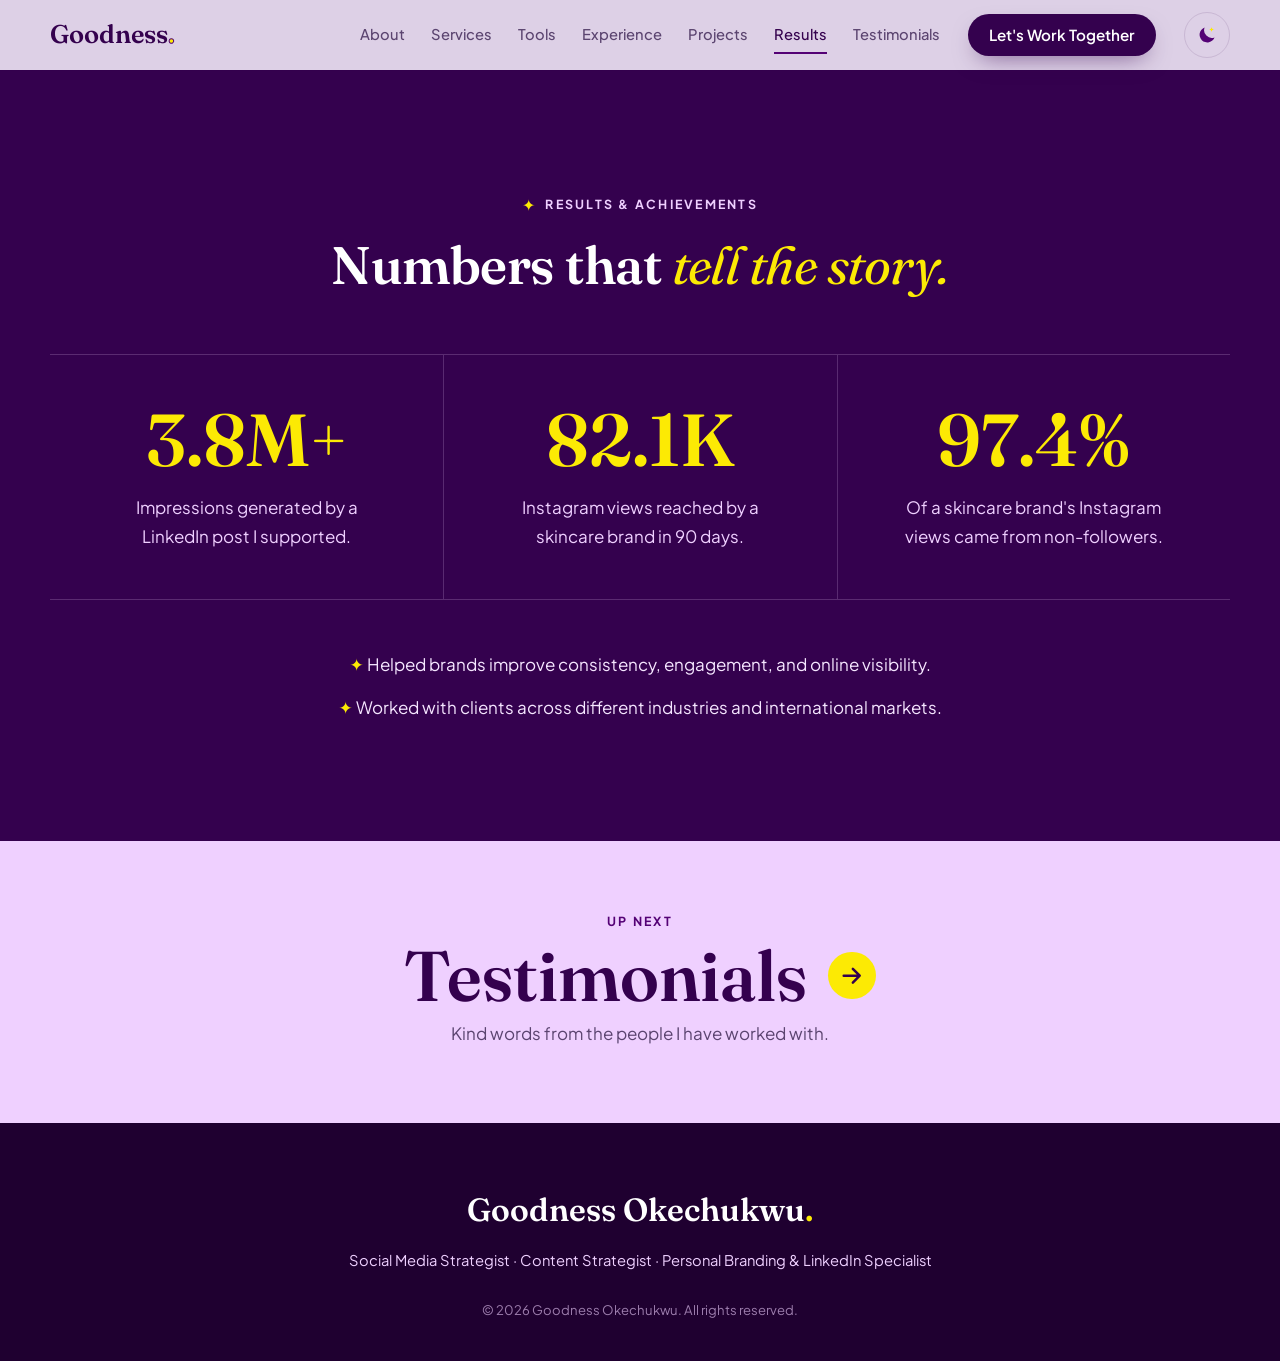
<file: results.html>
<!doctype html>
<html lang="en">
<head>
  <meta charset="utf-8">
  <meta name="viewport" content="width=device-width, initial-scale=1">
  <title>Results | Goodness Okechukwu</title>
  <meta name="description" content="Results and achievements: 3.8M+ LinkedIn impressions and Instagram views grown from 18.7K to 82.7K in 90 days.">
  <meta name="theme-color" content="#34014e">

  <meta property="og:type" content="website">
  <meta property="og:title" content="Results | Goodness Okechukwu">
  <meta property="og:description" content="Your story. A clear strategy. A stronger online presence.">
  <meta property="og:image" content="https://goodnessokechukwu.github.io/assets/og-image.jpg">
  <meta property="og:url" content="https://goodnessokechukwu.github.io/results.html">
  <link rel="canonical" href="https://goodnessokechukwu.github.io/results.html">
  <meta name="twitter:card" content="summary_large_image">
  <meta name="twitter:site" content="@angel_okechukwu">

  <link rel="icon" href="assets/favicon.svg" type="image/svg+xml">
  <link rel="preconnect" href="https://fonts.googleapis.com">
  <link rel="preconnect" href="https://fonts.gstatic.com" crossorigin>
  <link href="https://fonts.googleapis.com/css2?family=Fraunces:ital,opsz,wght@0,9..144,400;0,9..144,600;1,9..144,400;1,9..144,600&family=Plus+Jakarta+Sans:wght@400;500;600;700&display=swap" rel="stylesheet">
  <link rel="stylesheet" href="styles.css">
  <script>
    (function () {
      var d = document.documentElement, t;
      d.classList.add('js');
      try { t = localStorage.getItem('theme'); } catch (e) {}
      if (t !== 'light' && t !== 'dark') t = matchMedia('(prefers-color-scheme: dark)').matches ? 'dark' : 'light';
      d.setAttribute('data-theme', t);
    })();
  </script>
</head>
<body id="top" class="page-sub">
  <a class="skip-link" href="#main">Skip to content</a>

  <!-- ============ NAV ============ -->
  <header class="nav nav--solid" id="nav">
    <div class="container nav__inner">
      <a href="index.html" class="logo" aria-label="Goodness Okechukwu, home">Goodness<span>.</span></a>

      <nav class="nav__links" id="navLinks" aria-label="Main">
        <a href="about.html">About</a>
        <a href="services.html">Services</a>
        <a href="tools.html">Tools</a>
        <a href="experience.html">Experience</a>
        <a href="projects.html">Projects</a>
        <a href="results.html" class="is-active" aria-current="page">Results</a>
        <a href="testimonials.html">Testimonials</a>
        <a href="contact.html" class="btn btn--primary nav__cta-mobile">Let's Work Together</a>
      </nav>

      <a href="contact.html" class="btn btn--primary nav__cta">Let's Work Together</a>

      <button class="theme-toggle" id="themeToggle" type="button" aria-label="Switch to dark mode" aria-pressed="false">
        <svg class="theme-toggle__sun" viewBox="0 0 24 24" aria-hidden="true"><circle cx="12" cy="12" r="4.2"/><path d="M12 2.5v2.2M12 19.3v2.2M4.6 4.6l1.6 1.6M17.8 17.8l1.6 1.6M2.5 12h2.2M19.3 12h2.2M4.6 19.4l1.6-1.6M17.8 6.2l1.6-1.6"/></svg>
        <svg class="theme-toggle__moon" viewBox="0 0 24 24" aria-hidden="true"><path d="M20.2 14.6A8.4 8.4 0 0 1 9.4 3.8a8.4 8.4 0 1 0 10.8 10.8Z"/><path class="theme-toggle__twinkle" d="M17 3.5l.7 1.8 1.8.7-1.8.7-.7 1.8-.7-1.8-1.8-.7 1.8-.7Z"/></svg>
      </button>

      <button class="nav__toggle" id="navToggle" aria-label="Open menu" aria-expanded="false" aria-controls="navLinks">
        <span></span><span></span>
      </button>
    </div>
  </header>

  <main id="main">

    <!-- ============ RESULTS ============ -->
    <section class="section section--dark results" id="results">
      <div class="container">
        <div class="section__head section__head--center">
          <p class="eyebrow eyebrow--light reveal">Results &amp; Achievements</p>
          <h1 class="h2 reveal">Numbers that <em>tell the story.</em></h1>
        </div>
        <div class="results__grid">
          <div class="result reveal">
            <p class="result__value"><span data-count="3.8" data-decimals="1">3.8</span>M+</p>
            <p>Impressions generated by a LinkedIn post I supported.</p>
          </div>
          <div class="result reveal">
            <p class="result__value"><span data-count="82.7" data-from="18.7" data-decimals="1">82.7</span>K</p>
            <p>Instagram views reached by a skincare brand in 90 days.</p>
          </div>
          <div class="result reveal">
            <p class="result__value"><span data-count="98.3" data-decimals="1">98.3</span>%</p>
            <p>Of a skincare brand's Instagram views came from non-followers.</p>
          </div>
        </div>
        <ul class="results__points reveal">
          <li>Helped brands improve consistency, engagement, and online visibility.</li>
          <li>Worked with clients across different industries and international markets.</li>
        </ul>
      </div>
    </section>

    <!-- ============ NEXT PAGE ============ -->
    <nav class="next-page" aria-label="Next page">
      <div class="container">
        <a class="next-page__link" href="testimonials.html">
          <span class="next-page__eyebrow">Up next</span>
          <span class="next-page__title">Testimonials <span class="next-page__arrow" aria-hidden="true"><svg viewBox="0 0 24 24"><path d="M5 12h13M13 6l6 6-6 6"/></svg></span></span>
          <span class="next-page__teaser">Kind words from the people I have worked with.</span>
        </a>
      </div>
    </nav>
  </main>

  <!-- ============ FOOTER ============ -->
  <footer class="footer">
    <div class="container footer__inner">
      <a href="index.html" class="logo logo--light">Goodness Okechukwu<span>.</span></a>
      <p>Social Media Strategist · Content Strategist · Personal Branding &amp; LinkedIn Specialist</p>
      <p class="footer__copy">© <span id="year">2026</span> Goodness Okechukwu. All rights reserved.</p>
    </div>
  </footer>

  <a href="#top" class="to-top" id="toTop" aria-label="Back to top">↑</a>

  <script src="script.js" defer></script>
</body>
</html>
</file>
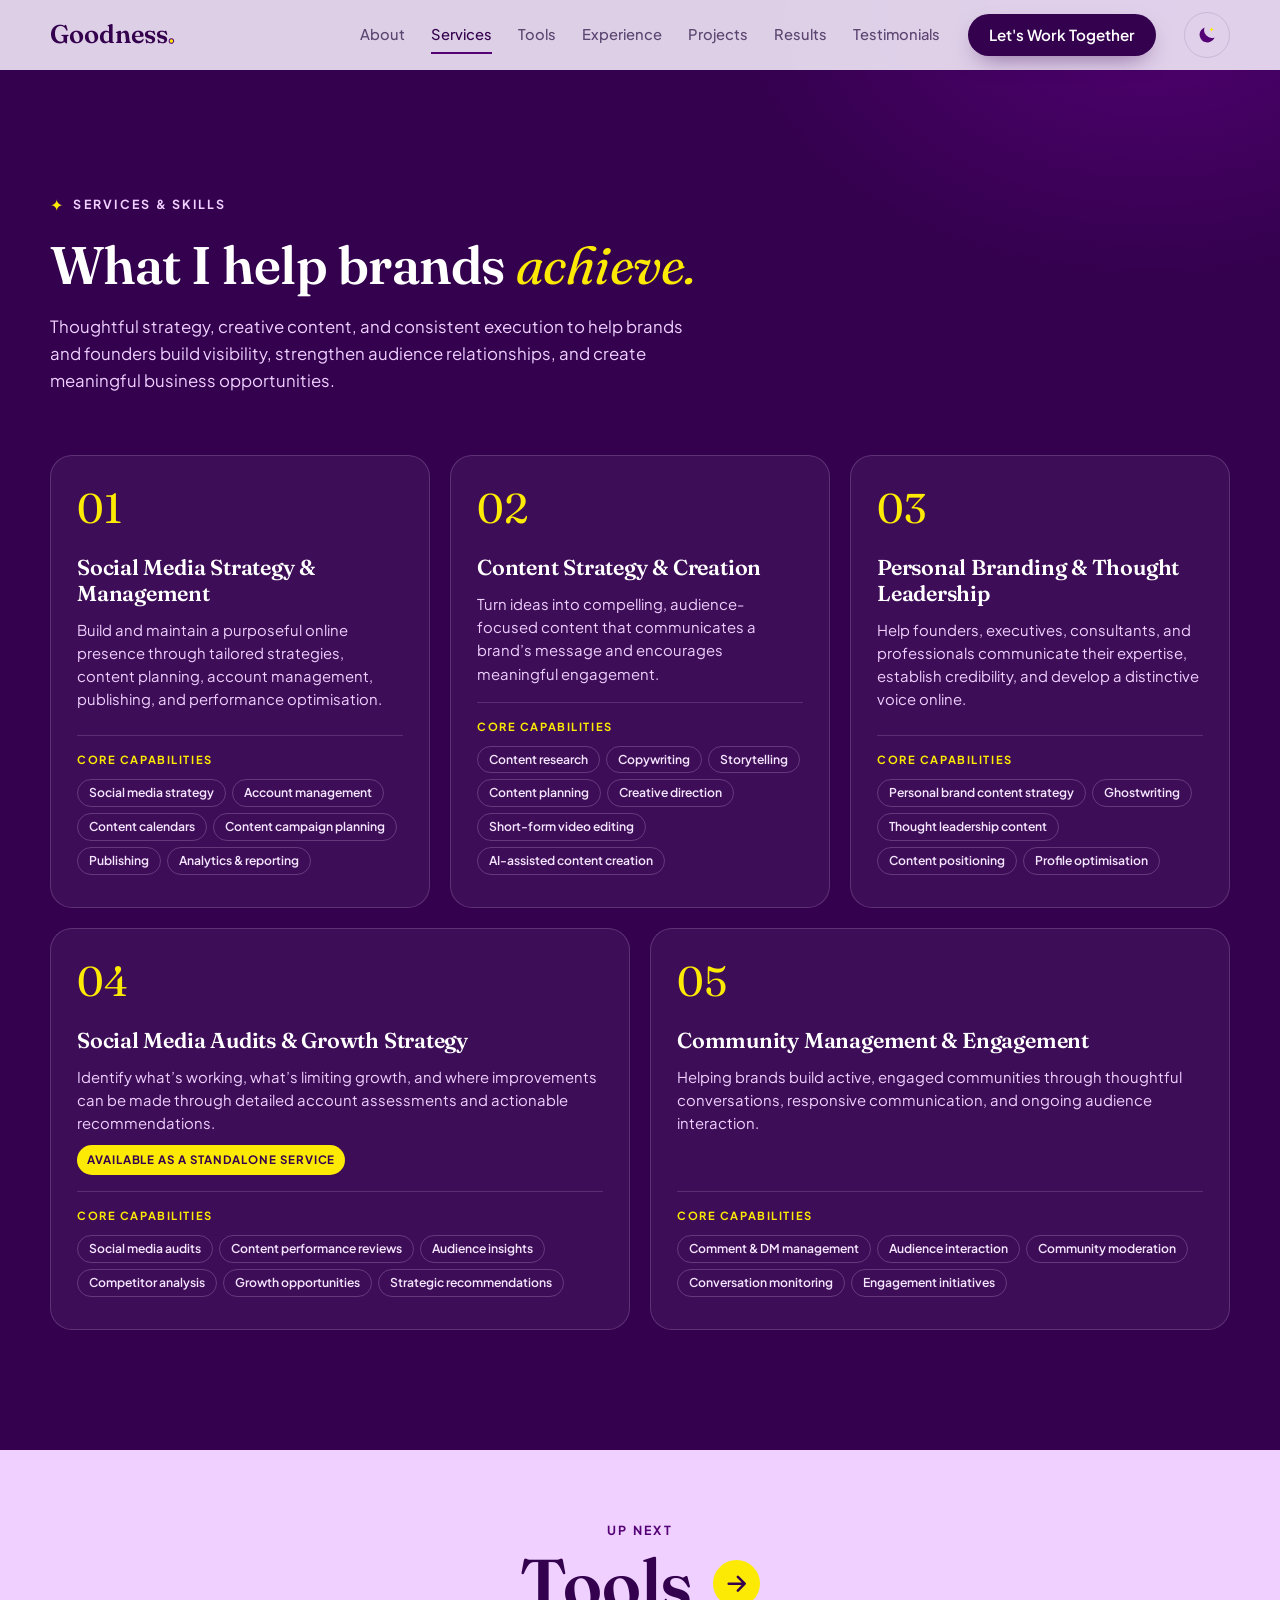
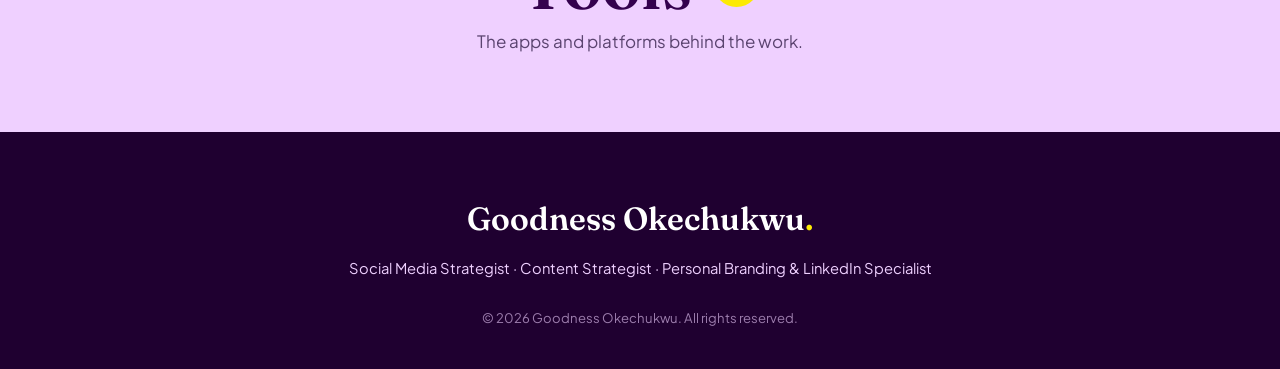
<file: services.html>
<!doctype html>
<html lang="en">
<head>
  <meta charset="utf-8">
  <meta name="viewport" content="width=device-width, initial-scale=1">
  <title>Services | Goodness Okechukwu</title>
  <meta name="description" content="Social media strategy, content creation, LinkedIn and X personal branding, community management and analytics.">
  <meta name="theme-color" content="#34014e">

  <meta property="og:type" content="website">
  <meta property="og:title" content="Services | Goodness Okechukwu">
  <meta property="og:description" content="Your story. A clear strategy. A stronger online presence.">
  <meta property="og:image" content="https://goodnessokechukwu.github.io/assets/og-image.jpg">
  <meta property="og:url" content="https://goodnessokechukwu.github.io/services.html">
  <link rel="canonical" href="https://goodnessokechukwu.github.io/services.html">
  <meta name="twitter:card" content="summary_large_image">
  <meta name="twitter:site" content="@angel_okechukwu">

  <link rel="icon" href="assets/favicon.svg" type="image/svg+xml">
  <link rel="preconnect" href="https://fonts.googleapis.com">
  <link rel="preconnect" href="https://fonts.gstatic.com" crossorigin>
  <link href="https://fonts.googleapis.com/css2?family=Fraunces:ital,opsz,wght@0,9..144,400;0,9..144,600;1,9..144,400;1,9..144,600&family=Plus+Jakarta+Sans:wght@400;500;600;700&display=swap" rel="stylesheet">
  <link rel="stylesheet" href="styles.css">
  <script>
    (function () {
      var d = document.documentElement, t;
      d.classList.add('js');
      try { t = localStorage.getItem('theme'); } catch (e) {}
      if (t !== 'light' && t !== 'dark') t = matchMedia('(prefers-color-scheme: dark)').matches ? 'dark' : 'light';
      d.setAttribute('data-theme', t);
    })();
  </script>
</head>
<body id="top" class="page-sub">
  <a class="skip-link" href="#main">Skip to content</a>

  <!-- ============ NAV ============ -->
  <header class="nav nav--solid" id="nav">
    <div class="container nav__inner">
      <a href="index.html" class="logo" aria-label="Goodness Okechukwu, home">Goodness<span>.</span></a>

      <nav class="nav__links" id="navLinks" aria-label="Main">
        <a href="about.html">About</a>
        <a href="services.html" class="is-active" aria-current="page">Services</a>
        <a href="tools.html">Tools</a>
        <a href="experience.html">Experience</a>
        <a href="projects.html">Projects</a>
        <a href="results.html">Results</a>
        <a href="testimonials.html">Testimonials</a>
        <a href="contact.html" class="btn btn--primary nav__cta-mobile">Let's Work Together</a>
      </nav>

      <a href="contact.html" class="btn btn--primary nav__cta">Let's Work Together</a>

      <button class="theme-toggle" id="themeToggle" type="button" aria-label="Switch to dark mode" aria-pressed="false">
        <svg class="theme-toggle__sun" viewBox="0 0 24 24" aria-hidden="true"><circle cx="12" cy="12" r="4.2"/><path d="M12 2.5v2.2M12 19.3v2.2M4.6 4.6l1.6 1.6M17.8 17.8l1.6 1.6M2.5 12h2.2M19.3 12h2.2M4.6 19.4l1.6-1.6M17.8 6.2l1.6-1.6"/></svg>
        <svg class="theme-toggle__moon" viewBox="0 0 24 24" aria-hidden="true"><path d="M20.2 14.6A8.4 8.4 0 0 1 9.4 3.8a8.4 8.4 0 1 0 10.8 10.8Z"/><path class="theme-toggle__twinkle" d="M17 3.5l.7 1.8 1.8.7-1.8.7-.7 1.8-.7-1.8-1.8-.7 1.8-.7Z"/></svg>
      </button>

      <button class="nav__toggle" id="navToggle" aria-label="Open menu" aria-expanded="false" aria-controls="navLinks">
        <span></span><span></span>
      </button>
    </div>
  </header>

  <main id="main">

    <!-- ============ SERVICES ============ -->
    <section class="section section--dark services" id="services">
      <div class="container">
        <div class="section__head">
          <p class="eyebrow eyebrow--light reveal">Services &amp; Skills</p>
          <h1 class="h2 reveal">What I help brands <em>achieve.</em></h1>
          <p class="services__sub reveal">Thoughtful strategy, creative content, and consistent execution to help brands and founders build visibility, strengthen audience relationships, and create meaningful business opportunities.</p>
        </div>
        <div class="services__grid">
          <article class="service reveal">
            <span class="service__num">01</span>
            <h3>Social Media Strategy &amp; Management</h3>
            <p class="service__desc">Build and maintain a purposeful online presence through tailored strategies, content planning, account management, publishing, and performance optimisation.</p>
            <p class="service__caps-label">Core capabilities</p>
            <ul class="service__caps"><li>Social media strategy</li><li>Account management</li><li>Content calendars</li><li>Content campaign planning</li><li>Publishing</li><li>Analytics &amp; reporting</li></ul>
          </article>
          <article class="service reveal">
            <span class="service__num">02</span>
            <h3>Content Strategy &amp; Creation</h3>
            <p class="service__desc">Turn ideas into compelling, audience-focused content that communicates a brand’s message and encourages meaningful engagement.</p>
            <p class="service__caps-label">Core capabilities</p>
            <ul class="service__caps"><li>Content research</li><li>Copywriting</li><li>Storytelling</li><li>Content planning</li><li>Creative direction</li><li>Short-form video editing</li><li>AI-assisted content creation</li></ul>
          </article>
          <article class="service reveal">
            <span class="service__num">03</span>
            <h3>Personal Branding &amp; Thought Leadership</h3>
            <p class="service__desc">Help founders, executives, consultants, and professionals communicate their expertise, establish credibility, and develop a distinctive voice online.</p>
            <p class="service__caps-label">Core capabilities</p>
            <ul class="service__caps"><li>Personal brand content strategy</li><li>Ghostwriting</li><li>Thought leadership content</li><li>Content positioning</li><li>Profile optimisation</li></ul>
          </article>
          <article class="service reveal">
            <span class="service__num">04</span>
            <h3>Social Media Audits &amp; Growth Strategy</h3>
            <p class="service__desc">Identify what’s working, what’s limiting growth, and where improvements can be made through detailed account assessments and actionable recommendations.</p>
            <p class="service__note">Available as a standalone service</p>
            <p class="service__caps-label">Core capabilities</p>
            <ul class="service__caps"><li>Social media audits</li><li>Content performance reviews</li><li>Audience insights</li><li>Competitor analysis</li><li>Growth opportunities</li><li>Strategic recommendations</li></ul>
          </article>
          <article class="service reveal">
            <span class="service__num">05</span>
            <h3>Community Management &amp; Engagement</h3>
            <p class="service__desc">Helping brands build active, engaged communities through thoughtful conversations, responsive communication, and ongoing audience interaction.</p>
            <p class="service__caps-label">Core capabilities</p>
            <ul class="service__caps"><li>Comment &amp; DM management</li><li>Audience interaction</li><li>Community moderation</li><li>Conversation monitoring</li><li>Engagement initiatives</li></ul>
          </article>
        </div>
      </div>
    </section>

    <!-- ============ NEXT PAGE ============ -->
    <nav class="next-page" aria-label="Next page">
      <div class="container">
        <a class="next-page__link" href="tools.html">
          <span class="next-page__eyebrow">Up next</span>
          <span class="next-page__title">Tools <span class="next-page__arrow" aria-hidden="true"><svg viewBox="0 0 24 24"><path d="M5 12h13M13 6l6 6-6 6"/></svg></span></span>
          <span class="next-page__teaser">The apps and platforms behind the work.</span>
        </a>
      </div>
    </nav>
  </main>

  <!-- ============ FOOTER ============ -->
  <footer class="footer">
    <div class="container footer__inner">
      <a href="index.html" class="logo logo--light">Goodness Okechukwu<span>.</span></a>
      <p>Social Media Strategist · Content Strategist · Personal Branding &amp; LinkedIn Specialist</p>
      <p class="footer__copy">© <span id="year">2026</span> Goodness Okechukwu. All rights reserved.</p>
    </div>
  </footer>

  <a href="#top" class="to-top" id="toTop" aria-label="Back to top">↑</a>

  <script src="script.js" defer></script>
</body>
</html>
</file>
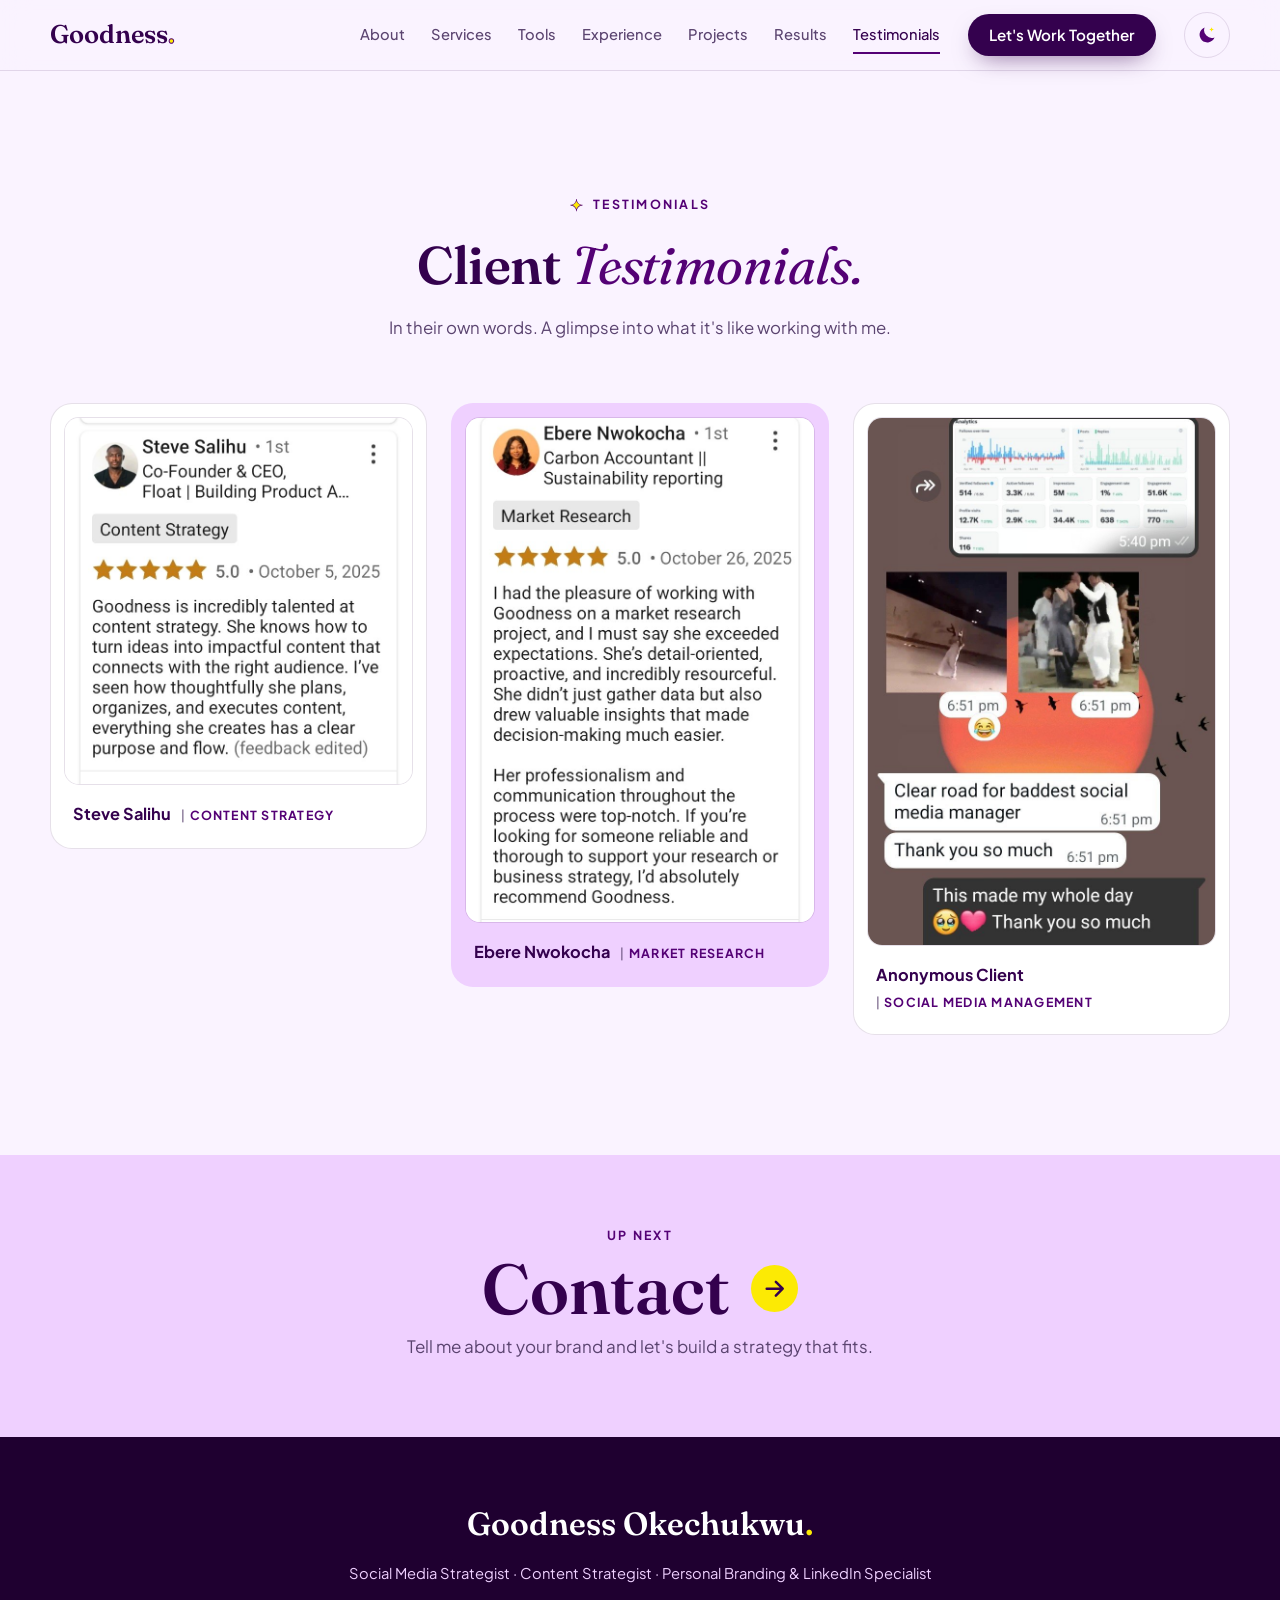
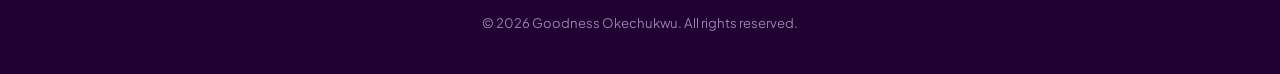
<file: testimonials.html>
<!doctype html>
<html lang="en">
<head>
  <meta charset="utf-8">
  <meta name="viewport" content="width=device-width, initial-scale=1">
  <title>Testimonials | Goodness Okechukwu</title>
  <meta name="description" content="What clients say about working with Goodness Okechukwu.">
  <meta name="theme-color" content="#34014e">

  <meta property="og:type" content="website">
  <meta property="og:title" content="Testimonials | Goodness Okechukwu">
  <meta property="og:description" content="Your story. A clear strategy. A stronger online presence.">
  <meta property="og:image" content="https://goodnessokechukwu.github.io/assets/og-image.jpg">
  <meta property="og:url" content="https://goodnessokechukwu.github.io/testimonials.html">
  <link rel="canonical" href="https://goodnessokechukwu.github.io/testimonials.html">
  <meta name="twitter:card" content="summary_large_image">
  <meta name="twitter:site" content="@angel_okechukwu">

  <link rel="icon" href="assets/favicon.svg" type="image/svg+xml">
  <link rel="preconnect" href="https://fonts.googleapis.com">
  <link rel="preconnect" href="https://fonts.gstatic.com" crossorigin>
  <link href="https://fonts.googleapis.com/css2?family=Fraunces:ital,opsz,wght@0,9..144,400;0,9..144,600;1,9..144,400;1,9..144,600&family=Plus+Jakarta+Sans:wght@400;500;600;700&display=swap" rel="stylesheet">
  <link rel="stylesheet" href="styles.css">
  <script>
    (function () {
      var d = document.documentElement, t;
      d.classList.add('js');
      try { t = localStorage.getItem('theme'); } catch (e) {}
      if (t !== 'light' && t !== 'dark') t = matchMedia('(prefers-color-scheme: dark)').matches ? 'dark' : 'light';
      d.setAttribute('data-theme', t);
    })();
  </script>
</head>
<body id="top" class="page-sub">
  <a class="skip-link" href="#main">Skip to content</a>

  <!-- ============ NAV ============ -->
  <header class="nav nav--solid" id="nav">
    <div class="container nav__inner">
      <a href="index.html" class="logo" aria-label="Goodness Okechukwu, home">Goodness<span>.</span></a>

      <nav class="nav__links" id="navLinks" aria-label="Main">
        <a href="about.html">About</a>
        <a href="services.html">Services</a>
        <a href="tools.html">Tools</a>
        <a href="experience.html">Experience</a>
        <a href="projects.html">Projects</a>
        <a href="results.html">Results</a>
        <a href="testimonials.html" class="is-active" aria-current="page">Testimonials</a>
        <a href="contact.html" class="btn btn--primary nav__cta-mobile">Let's Work Together</a>
      </nav>

      <a href="contact.html" class="btn btn--primary nav__cta">Let's Work Together</a>

      <button class="theme-toggle" id="themeToggle" type="button" aria-label="Switch to dark mode" aria-pressed="false">
        <svg class="theme-toggle__sun" viewBox="0 0 24 24" aria-hidden="true"><circle cx="12" cy="12" r="4.2"/><path d="M12 2.5v2.2M12 19.3v2.2M4.6 4.6l1.6 1.6M17.8 17.8l1.6 1.6M2.5 12h2.2M19.3 12h2.2M4.6 19.4l1.6-1.6M17.8 6.2l1.6-1.6"/></svg>
        <svg class="theme-toggle__moon" viewBox="0 0 24 24" aria-hidden="true"><path d="M20.2 14.6A8.4 8.4 0 0 1 9.4 3.8a8.4 8.4 0 1 0 10.8 10.8Z"/><path class="theme-toggle__twinkle" d="M17 3.5l.7 1.8 1.8.7-1.8.7-.7 1.8-.7-1.8-1.8-.7 1.8-.7Z"/></svg>
      </button>

      <button class="nav__toggle" id="navToggle" aria-label="Open menu" aria-expanded="false" aria-controls="navLinks">
        <span></span><span></span>
      </button>
    </div>
  </header>

  <main id="main">

    <!-- ============ TESTIMONIALS ============ -->
    <section class="section testimonials" id="testimonials">
      <div class="container">
        <div class="section__head section__head--center">
          <p class="eyebrow reveal">Testimonials</p>
          <h1 class="h2 reveal">Client <em>Testimonials.</em></h1>
          <p class="section__sub reveal">In their own words. A glimpse into what it's like working with me.</p>
        </div>
        <div class="tshots">
          <figure class="tshot reveal">
            <button class="tshot__img" type="button" data-gallery="assets/work/testimonial-steve-salihu.jpg" data-title="Steve Salihu · Content Strategy" aria-label="Enlarge the testimonial from Steve Salihu">
              <img src="assets/work/testimonial-steve-salihu.jpg" alt="LinkedIn review from Steve Salihu, Co-Founder &amp; CEO, Float. Content Strategy, 5.0 stars, October 5, 2025: “Goodness is incredibly talented at content strategy. She knows how to turn ideas into impactful content that connects with the right audience. I’ve seen how thoughtfully she plans, organizes, and executes content, everything she creates has a clear purpose and flow.”" loading="lazy" decoding="async" width="720" height="759">
              <span class="shot__zoom" aria-hidden="true">Tap to enlarge ⤢</span>
            </button>
            <figcaption><strong>Steve Salihu</strong><em>Content Strategy</em></figcaption>
          </figure>
          <figure class="tshot tshot--accent reveal">
            <button class="tshot__img" type="button" data-gallery="assets/work/testimonial-ebere-nwokocha.jpg" data-title="Ebere Nwokocha · Market Research" aria-label="Enlarge the testimonial from Ebere Nwokocha">
              <img src="assets/work/testimonial-ebere-nwokocha.jpg" alt="LinkedIn review from Ebere Nwokocha, Carbon Accountant. Market Research, 5.0 stars, October 26, 2025: “I had the pleasure of working with Goodness on a market research project, and I must say she exceeded expectations. She’s detail-oriented, proactive, and incredibly resourceful. She didn’t just gather data but also drew valuable insights that made decision-making much easier. Her professionalism and communication throughout the process were top-notch. If you’re looking for someone reliable and thorough to support your research or business strategy, I’d absolutely recommend Goodness.”" loading="lazy" decoding="async" width="720" height="1045">
              <span class="shot__zoom" aria-hidden="true">Tap to enlarge ⤢</span>
            </button>
            <figcaption><strong>Ebere Nwokocha</strong><em>Market Research</em></figcaption>
          </figure>
          <figure class="tshot reveal">
            <button class="tshot__img" type="button" data-gallery="assets/work/testimonial-client-chat.jpg" data-title="Anonymous Client · Social Media Management" aria-label="Enlarge the testimonial from Anonymous Client">
              <img src="assets/work/testimonial-client-chat.jpg" alt="Chat with a client: she shares an analytics screenshot, sends two dancing stickers, and writes “Clear road for baddest social media manager” and “Thank you so much”. Goodness replies “This made my whole day, thank you so much”." loading="lazy" decoding="async" width="720" height="1092">
              <span class="shot__zoom" aria-hidden="true">Tap to enlarge ⤢</span>
            </button>
            <figcaption><strong>Anonymous Client</strong><em>Social Media Management</em></figcaption>
          </figure>
        </div>
      </div>
    </section>

    <dialog class="lightbox" id="lightbox" aria-label="Testimonial viewer">
      <div class="lightbox__bar">
        <span class="cbadge cbadge--static"><svg viewBox="0 0 24 24" aria-hidden="true"><path fill="url(#canvaGrad)" d="M12 0C5.373 0 0 5.373 0 12s5.373 12 12 12 12-5.373 12-12S18.627 0 12 0zM6.962 7.68c.754 0 1.337.549 1.405 1.2.069.583-.171 1.097-.822 1.406-.343.171-.48.172-.549.069-.034-.069 0-.137.069-.206.617-.514.617-.926.548-1.508-.034-.378-.308-.618-.583-.618-1.2 0-2.914 2.674-2.674 4.629.103.754.549 1.646 1.509 1.646.308 0 .65-.103.96-.24.5-.264.799-.47 1.097-.8-.073-.885.704-2.046 1.851-2.046.515 0 .926.205.96.583.068.514-.377.582-.514.582s-.378-.034-.378-.17c-.034-.138.309-.07.275-.378-.035-.206-.24-.274-.446-.274-.72 0-1.131.994-1.029 1.611.035.275.172.549.447.549.205 0 .514-.31.617-.755.068-.308.343-.514.583-.514.102 0 .17.034.205.171v.138c-.034.137-.137.548-.102.651 0 .069.034.171.17.171.092 0 .436-.18.777-.459.117-.59.253-1.298.253-1.357.034-.24.137-.48.617-.48.103 0 .171.034.205.171v.138l-.136.617c.445-.583 1.097-.994 1.508-.994.172 0 .309.102.309.274 0 .103 0 .274-.069.446-.137.377-.309.96-.412 1.474 0 .137.035.274.207.274.171 0 .685-.206 1.096-.754l.007-.004c-.002-.068-.007-.134-.007-.202 0-.411.035-.754.104-.994.068-.274.411-.514.617-.514.103 0 .205.069.205.171 0 .035 0 .103-.034.137-.137.446-.24.857-.24 1.269 0 .24.034.582.102.788 0 .034.035.069.07.069.068 0 .548-.445.89-1.028-.308-.206-.48-.549-.48-.96 0-.72.446-1.097.858-1.097.343 0 .617.24.617.72 0 .308-.103.65-.274.96h.102a.77.77 0 0 0 .584-.24.293.293 0 0 1 .134-.117c.335-.425.83-.74 1.41-.74.48 0 .924.205.959.582.068.515-.378.618-.515.618l-.002-.002c-.138 0-.377-.035-.377-.172 0-.137.309-.068.274-.376-.034-.206-.24-.275-.446-.275-.686 0-1.13.891-1.028 1.611.034.275.171.583.445.583.206 0 .515-.308.652-.754.068-.274.343-.514.583-.514.103 0 .17.034.205.171 0 .069 0 .206-.137.652-.17.308-.171.48-.137.617.034.274.171.48.309.583.034.034.068.102.068.102 0 .069-.034.138-.137.138-.034 0-.068 0-.103-.035-.514-.205-.72-.548-.789-.891-.205.24-.445.377-.72.377-.445 0-.89-.411-.96-.926a1.609 1.609 0 0 1 .075-.649c-.203.13-.422.203-.623.203h-.17c-.447.652-.927 1.098-1.27 1.303a.896.896 0 0 1-.377.104c-.068 0-.171-.035-.205-.104-.095-.152-.156-.392-.193-.667-.481.527-1.145.805-1.453.805-.343 0-.548-.206-.582-.55v-.376c.102-.754.377-1.2.377-1.337a.074.074 0 0 0-.069-.07c-.24 0-1.028.824-1.166 1.373l-.103.445c-.068.309-.377.515-.582.515-.103 0-.172-.035-.206-.172v-.137l.046-.233c-.435.31-.87.508-1.075.508-.308 0-.48-.172-.514-.412-.206.274-.445.412-.754.412-.352 0-.696-.24-.862-.593-.244.275-.523.553-.852.764-.48.309-1.028.549-1.68.549-.582 0-1.097-.309-1.371-.583-.412-.377-.651-.96-.686-1.509-.205-1.68.823-3.84 2.4-4.8.378-.205.755-.343 1.132-.343zm9.77 3.291c-.104 0-.172.172-.172.343 0 .274.137.583.309.755a1.74 1.74 0 0 0 .102-.583c0-.343-.137-.515-.24-.515z"/></svg>Canva</span>
        <p class="lightbox__title" id="lightboxTitle"></p>
        <span class="lightbox__count" id="lightboxCount"></span>
        <button class="lightbox__btn lightbox__close" type="button" id="lightboxClose" aria-label="Close">✕</button>
      </div>
      <div class="lightbox__stage">
        <button class="lightbox__btn lightbox__nav lightbox__nav--prev" type="button" id="lightboxPrev" aria-label="Previous page">←</button>
        <img class="lightbox__img" id="lightboxImg" alt="">
        <button class="lightbox__btn lightbox__nav lightbox__nav--next" type="button" id="lightboxNext" aria-label="Next page">→</button>
      </div>
    </dialog>

    <!-- ============ NEXT PAGE ============ -->
    <nav class="next-page" aria-label="Next page">
      <div class="container">
        <a class="next-page__link" href="contact.html">
          <span class="next-page__eyebrow">Up next</span>
          <span class="next-page__title">Contact <span class="next-page__arrow" aria-hidden="true"><svg viewBox="0 0 24 24"><path d="M5 12h13M13 6l6 6-6 6"/></svg></span></span>
          <span class="next-page__teaser">Tell me about your brand and let's build a strategy that fits.</span>
        </a>
      </div>
    </nav>
  </main>

  <!-- ============ FOOTER ============ -->
  <footer class="footer">
    <div class="container footer__inner">
      <a href="index.html" class="logo logo--light">Goodness Okechukwu<span>.</span></a>
      <p>Social Media Strategist · Content Strategist · Personal Branding &amp; LinkedIn Specialist</p>
      <p class="footer__copy">© <span id="year">2026</span> Goodness Okechukwu. All rights reserved.</p>
    </div>
  </footer>

  <a href="#top" class="to-top" id="toTop" aria-label="Back to top">↑</a>

  <script src="script.js" defer></script>
</body>
</html>
</file>
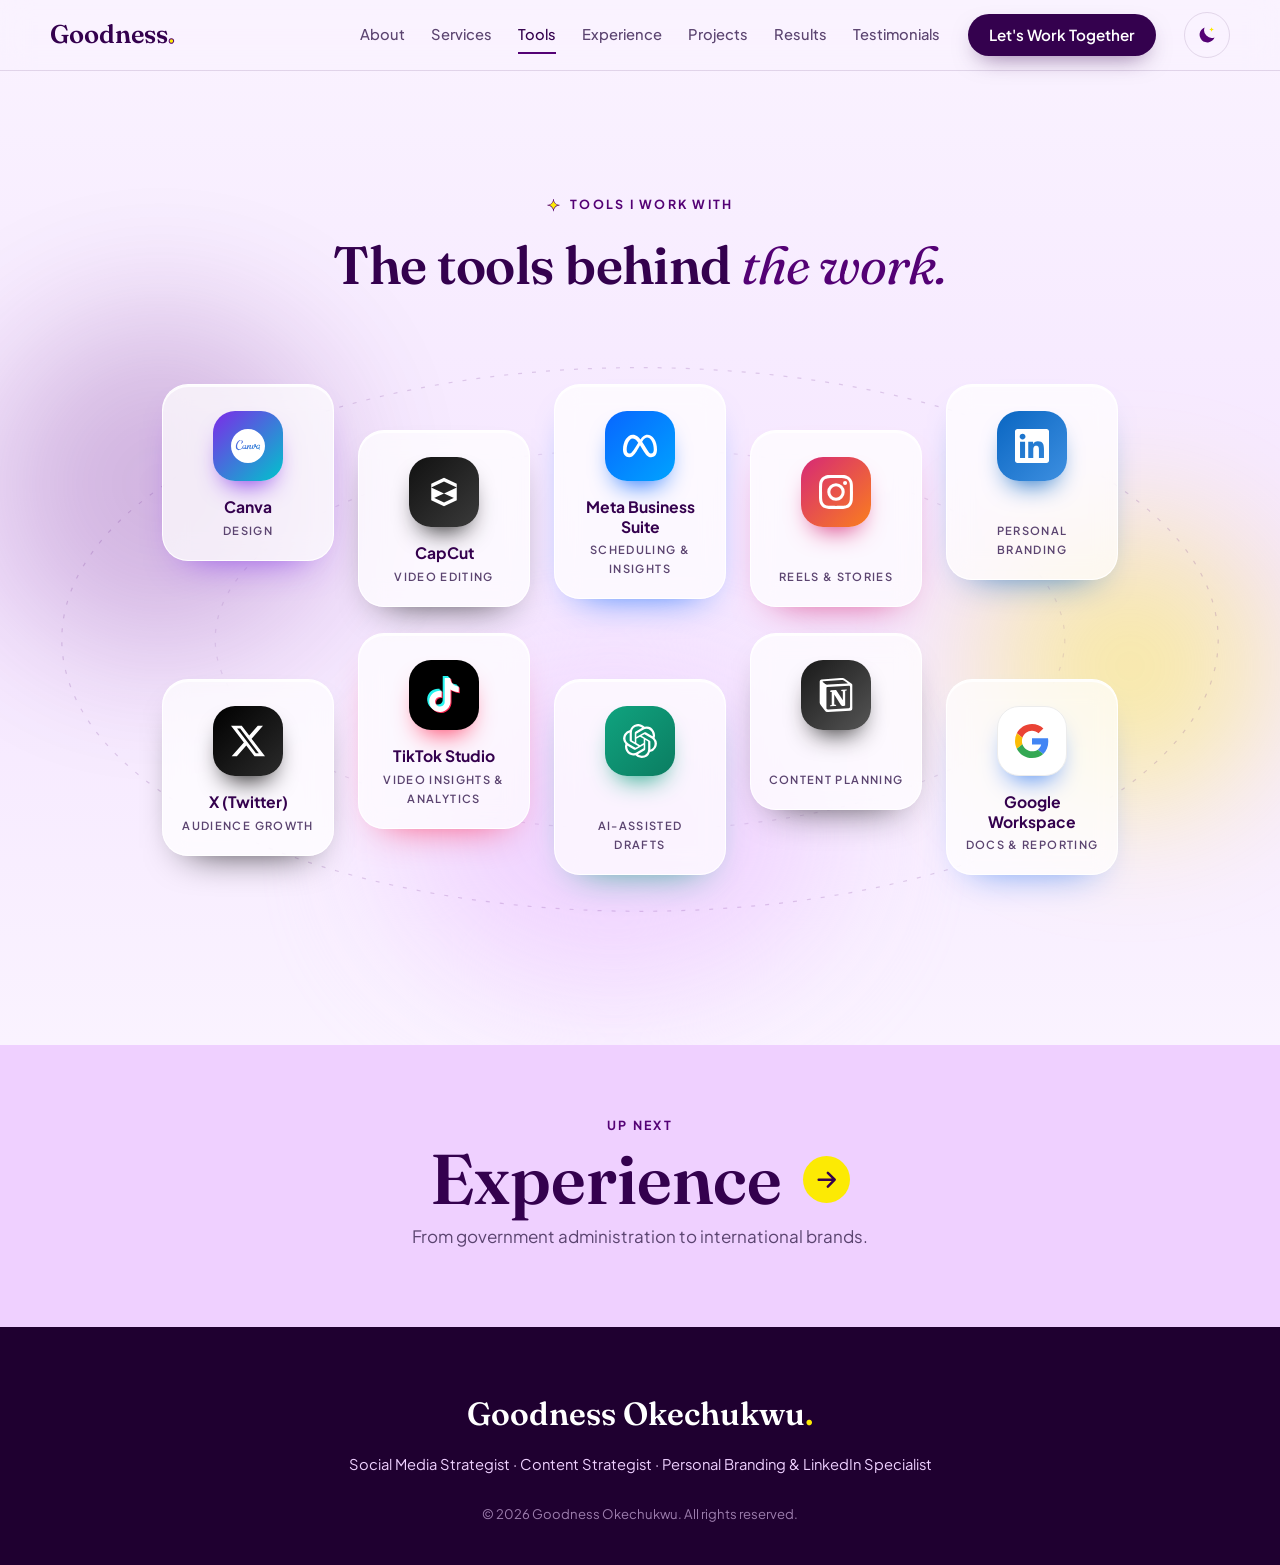
<file: tools.html>
<!doctype html>
<html lang="en">
<head>
  <meta charset="utf-8">
  <meta name="viewport" content="width=device-width, initial-scale=1">
  <title>Tools | Goodness Okechukwu</title>
  <meta name="description" content="The tools Goodness Okechukwu uses to plan, create, schedule and report on social media content.">
  <meta name="theme-color" content="#34014e">

  <meta property="og:type" content="website">
  <meta property="og:title" content="Tools | Goodness Okechukwu">
  <meta property="og:description" content="Your story. A clear strategy. A stronger online presence.">
  <meta property="og:image" content="https://goodnessokechukwu.github.io/assets/og-image.jpg">
  <meta property="og:url" content="https://goodnessokechukwu.github.io/tools.html">
  <link rel="canonical" href="https://goodnessokechukwu.github.io/tools.html">
  <meta name="twitter:card" content="summary_large_image">
  <meta name="twitter:site" content="@angel_okechukwu">

  <link rel="icon" href="assets/favicon.svg" type="image/svg+xml">
  <link rel="preconnect" href="https://fonts.googleapis.com">
  <link rel="preconnect" href="https://fonts.gstatic.com" crossorigin>
  <link href="https://fonts.googleapis.com/css2?family=Fraunces:ital,opsz,wght@0,9..144,400;0,9..144,600;1,9..144,400;1,9..144,600&family=Plus+Jakarta+Sans:wght@400;500;600;700&display=swap" rel="stylesheet">
  <link rel="stylesheet" href="styles.css">
  <script>
    (function () {
      var d = document.documentElement, t;
      d.classList.add('js');
      try { t = localStorage.getItem('theme'); } catch (e) {}
      if (t !== 'light' && t !== 'dark') t = matchMedia('(prefers-color-scheme: dark)').matches ? 'dark' : 'light';
      d.setAttribute('data-theme', t);
    })();
  </script>
</head>
<body id="top" class="page-sub">
  <a class="skip-link" href="#main">Skip to content</a>

  <!-- ============ NAV ============ -->
  <header class="nav nav--solid" id="nav">
    <div class="container nav__inner">
      <a href="index.html" class="logo" aria-label="Goodness Okechukwu, home">Goodness<span>.</span></a>

      <nav class="nav__links" id="navLinks" aria-label="Main">
        <a href="about.html">About</a>
        <a href="services.html">Services</a>
        <a href="tools.html" class="is-active" aria-current="page">Tools</a>
        <a href="experience.html">Experience</a>
        <a href="projects.html">Projects</a>
        <a href="results.html">Results</a>
        <a href="testimonials.html">Testimonials</a>
        <a href="contact.html" class="btn btn--primary nav__cta-mobile">Let's Work Together</a>
      </nav>

      <a href="contact.html" class="btn btn--primary nav__cta">Let's Work Together</a>

      <button class="theme-toggle" id="themeToggle" type="button" aria-label="Switch to dark mode" aria-pressed="false">
        <svg class="theme-toggle__sun" viewBox="0 0 24 24" aria-hidden="true"><circle cx="12" cy="12" r="4.2"/><path d="M12 2.5v2.2M12 19.3v2.2M4.6 4.6l1.6 1.6M17.8 17.8l1.6 1.6M2.5 12h2.2M19.3 12h2.2M4.6 19.4l1.6-1.6M17.8 6.2l1.6-1.6"/></svg>
        <svg class="theme-toggle__moon" viewBox="0 0 24 24" aria-hidden="true"><path d="M20.2 14.6A8.4 8.4 0 0 1 9.4 3.8a8.4 8.4 0 1 0 10.8 10.8Z"/><path class="theme-toggle__twinkle" d="M17 3.5l.7 1.8 1.8.7-1.8.7-.7 1.8-.7-1.8-1.8-.7 1.8-.7Z"/></svg>
      </button>

      <button class="nav__toggle" id="navToggle" aria-label="Open menu" aria-expanded="false" aria-controls="navLinks">
        <span></span><span></span>
      </button>
    </div>
  </header>

  <main id="main">

    <!-- ============ TOOLS ============ -->
    <!-- NOTE: the original site only had placeholders here. Confirm/edit this list. -->
    <section class="section tools" id="tools">
      <div class="container">
        <div class="section__head section__head--center">
          <p class="eyebrow reveal">Tools I Work With</p>
          <h1 class="h2 reveal">The tools behind <em>the work.</em></h1>
        </div>
        <div class="tools__stage">
          <span class="blob blob--a" aria-hidden="true"></span>
          <span class="blob blob--b" aria-hidden="true"></span>
          <span class="blob blob--c" aria-hidden="true"></span>
          <svg class="tools__orbit" viewBox="0 0 1000 420" preserveAspectRatio="none" aria-hidden="true"><ellipse cx="500" cy="210" rx="490" ry="200"/><ellipse cx="500" cy="210" rx="360" ry="140"/></svg>

          <ul class="tools__grid">
            <li class="tool" style="--c:#7D2AE8;--c2:#00C4CC;--d:6.2s;--o:-1s">
              <div class="tool__card" data-tilt>
                <span class="tool__icon"><svg viewBox="0 0 24 24" aria-hidden="true"><path d="M12 0C5.373 0 0 5.373 0 12s5.373 12 12 12 12-5.373 12-12S18.627 0 12 0zM6.962 7.68c.754 0 1.337.549 1.405 1.2.069.583-.171 1.097-.822 1.406-.343.171-.48.172-.549.069-.034-.069 0-.137.069-.206.617-.514.617-.926.548-1.508-.034-.378-.308-.618-.583-.618-1.2 0-2.914 2.674-2.674 4.629.103.754.549 1.646 1.509 1.646.308 0 .65-.103.96-.24.5-.264.799-.47 1.097-.8-.073-.885.704-2.046 1.851-2.046.515 0 .926.205.96.583.068.514-.377.582-.514.582s-.378-.034-.378-.17c-.034-.138.309-.07.275-.378-.035-.206-.24-.274-.446-.274-.72 0-1.131.994-1.029 1.611.035.275.172.549.447.549.205 0 .514-.31.617-.755.068-.308.343-.514.583-.514.102 0 .17.034.205.171v.138c-.034.137-.137.548-.102.651 0 .069.034.171.17.171.092 0 .436-.18.777-.459.117-.59.253-1.298.253-1.357.034-.24.137-.48.617-.48.103 0 .171.034.205.171v.138l-.136.617c.445-.583 1.097-.994 1.508-.994.172 0 .309.102.309.274 0 .103 0 .274-.069.446-.137.377-.309.96-.412 1.474 0 .137.035.274.207.274.171 0 .685-.206 1.096-.754l.007-.004c-.002-.068-.007-.134-.007-.202 0-.411.035-.754.104-.994.068-.274.411-.514.617-.514.103 0 .205.069.205.171 0 .035 0 .103-.034.137-.137.446-.24.857-.24 1.269 0 .24.034.582.102.788 0 .034.035.069.07.069.068 0 .548-.445.89-1.028-.308-.206-.48-.549-.48-.96 0-.72.446-1.097.858-1.097.343 0 .617.24.617.72 0 .308-.103.65-.274.96h.102a.77.77 0 0 0 .584-.24.293.293 0 0 1 .134-.117c.335-.425.83-.74 1.41-.74.48 0 .924.205.959.582.068.515-.378.618-.515.618l-.002-.002c-.138 0-.377-.035-.377-.172 0-.137.309-.068.274-.376-.034-.206-.24-.275-.446-.275-.686 0-1.13.891-1.028 1.611.034.275.171.583.445.583.206 0 .515-.308.652-.754.068-.274.343-.514.583-.514.103 0 .17.034.205.171 0 .069 0 .206-.137.652-.17.308-.171.48-.137.617.034.274.171.48.309.583.034.034.068.102.068.102 0 .069-.034.138-.137.138-.034 0-.068 0-.103-.035-.514-.205-.72-.548-.789-.891-.205.24-.445.377-.72.377-.445 0-.89-.411-.96-.926a1.609 1.609 0 0 1 .075-.649c-.203.13-.422.203-.623.203h-.17c-.447.652-.927 1.098-1.27 1.303a.896.896 0 0 1-.377.104c-.068 0-.171-.035-.205-.104-.095-.152-.156-.392-.193-.667-.481.527-1.145.805-1.453.805-.343 0-.548-.206-.582-.55v-.376c.102-.754.377-1.2.377-1.337a.074.074 0 0 0-.069-.07c-.24 0-1.028.824-1.166 1.373l-.103.445c-.068.309-.377.515-.582.515-.103 0-.172-.035-.206-.172v-.137l.046-.233c-.435.31-.87.508-1.075.508-.308 0-.48-.172-.514-.412-.206.274-.445.412-.754.412-.352 0-.696-.24-.862-.593-.244.275-.523.553-.852.764-.48.309-1.028.549-1.68.549-.582 0-1.097-.309-1.371-.583-.412-.377-.651-.96-.686-1.509-.205-1.68.823-3.84 2.4-4.8.378-.205.755-.343 1.132-.343zm9.77 3.291c-.104 0-.172.172-.172.343 0 .274.137.583.309.755a1.74 1.74 0 0 0 .102-.583c0-.343-.137-.515-.24-.515z"/></svg></span>
                <span class="tool__name">Canva</span>
                <span class="tool__role">Design</span>
              </div>
            </li>
            <li class="tool" style="--c:#111111;--c2:#3a3a3a;--d:7s;--o:-3s">
              <div class="tool__card" data-tilt>
                <span class="tool__icon"><svg viewBox="0 0 24 24" aria-hidden="true"><path d="M3 6.2 12 2l9 4.2v2.6l-9-4.2-9 4.2zM3 15.2l9 4.2 9-4.2v2.6L12 22l-9-4.2zM3 8.8l9 4.2-9 4.2zM21 8.8v8.4L12 13z"/></svg></span>
                <span class="tool__name">CapCut</span>
                <span class="tool__role">Video editing</span>
              </div>
            </li>
            <li class="tool" style="--c:#0866FF;--c2:#00A3FF;--d:5.6s;--o:-2s">
              <div class="tool__card" data-tilt>
                <span class="tool__icon"><svg viewBox="0 0 24 24" aria-hidden="true"><path d="M6.915 4.03c-1.968 0-3.683 1.28-4.871 3.113C.704 9.208 0 11.883 0 14.449c0 .706.07 1.369.21 1.973a6.624 6.624 0 0 0 .265.86 5.297 5.297 0 0 0 .371.761c.696 1.159 1.818 1.927 3.593 1.927 1.497 0 2.633-.671 3.965-2.444.76-1.012 1.144-1.626 2.663-4.32l.756-1.339.186-.325c.061.1.121.196.183.3l2.152 3.595c.724 1.21 1.665 2.556 2.47 3.314 1.046.987 1.992 1.22 3.06 1.22 1.075 0 1.876-.355 2.455-.843a3.743 3.743 0 0 0 .81-.973c.542-.939.861-2.127.861-3.745 0-2.720-.681-5.357-2.084-7.45-1.282-1.912-2.957-2.930-4.716-2.930-1.047 0-2.088.467-3.053 1.308-.652.57-1.257 1.29-1.82 2.05-.69-.875-1.335-1.547-1.958-2.056-1.182-.966-2.315-1.303-3.454-1.303zm10.16 2.053c1.147 0 2.188.758 2.992 1.999 1.132 1.748 1.647 4.195 1.647 6.4 0 1.548-.368 2.9-1.839 2.9-.58 0-1.027-.23-1.664-1.004-.496-.601-1.343-1.878-2.832-4.358l-.617-1.028a44.908 44.908 0 0 0-1.255-1.98c.07-.109.141-.224.211-.327 1.12-1.667 2.118-2.602 3.358-2.602zm-10.201.553c1.265 0 2.058.791 2.675 1.446.307.327.737.871 1.234 1.579l-1.02 1.566c-.757 1.163-1.882 3.017-2.837 4.338-1.191 1.649-1.81 1.817-2.486 1.817-.524 0-1.038-.237-1.383-.794-.263-.426-.464-1.13-.464-2.046 0-2.221.63-4.535 1.66-6.088.454-.687.964-1.226 1.533-1.533a2.264 2.264 0 0 1 1.088-.285z"/></svg></span>
                <span class="tool__name">Meta Business Suite</span>
                <span class="tool__role">Scheduling &amp; insights</span>
              </div>
            </li>
            <li class="tool" style="--c:#D62976;--c2:#FA7E1E;--d:6.6s;--o:-4s">
              <div class="tool__card" data-tilt>
                <span class="tool__icon"><svg viewBox="0 0 24 24" aria-hidden="true"><path d="M12 2.16c3.2 0 3.58.01 4.85.07 1.17.05 1.8.25 2.23.41.56.22.96.48 1.38.9.42.42.68.82.9 1.38.16.42.36 1.06.41 2.23.06 1.27.07 1.65.07 4.85s-.01 3.58-.07 4.85c-.05 1.17-.25 1.8-.41 2.23-.22.56-.48.96-.9 1.38-.42.42-.82.68-1.38.9-.42.16-1.06.36-2.23.41-1.27.06-1.65.07-4.85.07s-3.58-.01-4.85-.07c-1.17-.05-1.8-.25-2.23-.41a3.71 3.71 0 0 1-1.38-.9 3.71 3.71 0 0 1-.9-1.38c-.16-.42-.36-1.06-.41-2.23C2.17 15.58 2.16 15.2 2.16 12s.01-3.58.07-4.85c.05-1.17.25-1.8.41-2.23.22-.56.48-.96.9-1.38.42-.42.82-.68 1.38-.9.42-.16 1.06-.36 2.23-.41C8.42 2.17 8.8 2.16 12 2.16M12 0C8.74 0 8.33.01 7.05.07 5.78.13 4.9.33 4.14.63c-.79.3-1.46.72-2.12 1.38A5.86 5.86 0 0 0 .63 4.14C.33 4.9.13 5.78.07 7.05.01 8.33 0 8.74 0 12s.01 3.67.07 4.95c.06 1.27.26 2.15.56 2.91.3.79.72 1.46 1.38 2.12.66.66 1.33 1.08 2.12 1.38.76.3 1.64.5 2.91.56C8.33 23.99 8.74 24 12 24s3.67-.01 4.95-.07c1.27-.06 2.15-.26 2.91-.56a5.86 5.86 0 0 0 2.12-1.38 5.86 5.86 0 0 0 1.38-2.12c.3-.76.5-1.64.56-2.91.06-1.28.07-1.69.07-4.95s-.01-3.67-.07-4.95c-.06-1.27-.26-2.15-.56-2.91a5.86 5.86 0 0 0-1.38-2.12A5.86 5.86 0 0 0 19.86.63C19.1.33 18.22.13 16.95.07 15.67.01 15.26 0 12 0zm0 5.84a6.16 6.16 0 1 0 0 12.32 6.16 6.16 0 0 0 0-12.32zM12 16a4 4 0 1 1 0-8 4 4 0 0 1 0 8zm6.4-11.85a1.44 1.44 0 1 0 0 2.88 1.44 1.44 0 0 0 0-2.88z"/></svg></span>
                <span class="tool__name">Instagram</span>
                <span class="tool__role">Reels &amp; Stories</span>
              </div>
            </li>
            <li class="tool" style="--c:#0A66C2;--c2:#3d8fe0;--d:5.9s;--o:-1.5s">
              <div class="tool__card" data-tilt>
                <span class="tool__icon"><svg viewBox="0 0 24 24" aria-hidden="true"><path d="M20.447 20.452h-3.554v-5.569c0-1.328-.027-3.037-1.852-3.037-1.853 0-2.136 1.445-2.136 2.939v5.667H9.351V9h3.414v1.561h.046c.477-.9 1.637-1.85 3.37-1.85 3.601 0 4.267 2.37 4.267 5.455v6.286zM5.337 7.433c-1.144 0-2.063-.926-2.063-2.065 0-1.138.92-2.063 2.063-2.063 1.14 0 2.064.925 2.064 2.063 0 1.139-.925 2.065-2.064 2.065zm1.782 13.019H3.555V9h3.564v11.452zM22.225 0H1.771C.792 0 0 .774 0 1.729v20.542C0 23.227.792 24 1.771 24h20.451C23.2 24 24 23.227 24 22.271V1.729C24 .774 23.2 0 22.222 0h.003z"/></svg></span>
                <span class="tool__name">LinkedIn</span>
                <span class="tool__role">Personal branding</span>
              </div>
            </li>
            <li class="tool" style="--c:#000000;--c2:#2b2b2b;--d:6.8s;--o:-5s">
              <div class="tool__card" data-tilt>
                <span class="tool__icon"><svg viewBox="0 0 24 24" aria-hidden="true"><path d="M18.901 1.153h3.68l-8.04 9.19L24 22.846h-7.406l-5.8-7.584-6.638 7.584H.474l8.6-9.83L0 1.154h7.594l5.243 6.932ZM17.61 20.644h2.039L6.486 3.24H4.298Z"/></svg></span>
                <span class="tool__name">X (Twitter)</span>
                <span class="tool__role">Audience growth</span>
              </div>
            </li>
            <li class="tool tool--tiktok" style="--c:#FE2C55;--c2:#25F4EE;--d:6.1s;--o:-2.2s">
              <div class="tool__card" data-tilt>
                <span class="tool__icon"><svg viewBox="0 0 24 24" aria-hidden="true"><path d="M12.525.02c1.31-.02 2.61-.01 3.91-.02.08 1.53.63 3.09 1.75 4.17 1.12 1.11 2.7 1.62 4.24 1.79v4.03c-1.44-.05-2.89-.35-4.2-.97-.57-.26-1.1-.59-1.62-.93-.01 2.92.01 5.84-.02 8.75-.08 1.4-.54 2.79-1.35 3.94-1.310 1.92-3.58 3.17-5.91 3.21-1.43.08-2.86-.31-4.08-1.03-2.02-1.19-3.44-3.37-3.65-5.71-.02-.5-.03-1-.01-1.49.18-1.9 1.12-3.72 2.58-4.96 1.66-1.44 3.98-2.13 6.15-1.72.02 1.48-.04 2.96-.04 4.44-.99-.32-2.15-.23-3.02.37-.63.41-1.11 1.04-1.36 1.75-.21.51-.15 1.07-.14 1.61.24 1.64 1.82 3.02 3.5 2.87 1.12-.01 2.19-.66 2.77-1.61.19-.33.4-.67.41-1.06.1-1.79.06-3.57.07-5.36.01-4.03-.01-8.05.02-12.07z"/></svg></span>
                <span class="tool__name">TikTok Studio</span>
                <span class="tool__role">Video insights &amp; analytics</span>
              </div>
            </li>
            <li class="tool" style="--c:#10A37F;--c2:#0b7d61;--d:6.4s;--o:-2.5s">
              <div class="tool__card" data-tilt>
                <span class="tool__icon"><svg viewBox="0 0 24 24" aria-hidden="true"><path d="M22.2819 9.8211a5.9847 5.9847 0 0 0-.5157-4.9108 6.0462 6.0462 0 0 0-6.5098-2.9A6.0651 6.0651 0 0 0 4.9807 4.1818a5.9847 5.9847 0 0 0-3.9977 2.9 6.0462 6.0462 0 0 0 .7427 7.0966 5.98 5.98 0 0 0 .511 4.9107 6.051 6.051 0 0 0 6.5146 2.9001A5.9847 5.9847 0 0 0 13.2599 24a6.0557 6.0557 0 0 0 5.7718-4.2058 5.9894 5.9894 0 0 0 3.9977-2.9001 6.0557 6.0557 0 0 0-.7475-7.0729zm-9.022 12.6081a4.4755 4.4755 0 0 1-2.8764-1.0408l.1419-.0804 4.7783-2.7582a.7948.7948 0 0 0 .3927-.6813v-6.7369l2.02 1.1686a.071.071 0 0 1 .038.052v5.5826a4.504 4.504 0 0 1-4.4945 4.4944zm-9.6607-4.1254a4.4708 4.4708 0 0 1-.5346-3.0137l.142.0852 4.783 2.7582a.7712.7712 0 0 0 .7806 0l5.8428-3.3685v2.3324a.0804.0804 0 0 1-.0332.0615L9.74 19.9502a4.4992 4.4992 0 0 1-6.1408-1.6464zM2.3408 7.8956a4.485 4.485 0 0 1 2.3655-1.9728V11.6a.7664.7664 0 0 0 .3879.6765l5.8144 3.3543-2.0201 1.1685a.0757.0757 0 0 1-.071 0l-4.8303-2.7865A4.504 4.504 0 0 1 2.3408 7.872zm16.5963 3.8558L13.1038 8.364 15.1192 7.2a.0757.0757 0 0 1 .071 0l4.8303 2.7913a4.4944 4.4944 0 0 1-.6765 8.1042v-5.6772a.79.79 0 0 0-.407-.667zm2.0107-3.0231l-.142-.0852-4.7735-2.7818a.7759.7759 0 0 0-.7854 0L9.409 9.2297V6.8974a.0662.0662 0 0 1 .0284-.0615l4.8303-2.7866a4.4992 4.4992 0 0 1 6.6802 4.66zM8.3065 12.863l-2.02-1.1638a.0804.0804 0 0 1-.038-.0567V6.0742a4.4992 4.4992 0 0 1 7.3757-3.4537l-.142.0805L8.704 5.459a.7948.7948 0 0 0-.3927.6813zm1.0976-2.3654l2.602-1.4998 2.6069 1.4998v2.9994l-2.5974 1.4997-2.6067-1.4997Z"/></svg></span>
                <span class="tool__name">ChatGPT</span>
                <span class="tool__role">AI-assisted drafts</span>
              </div>
            </li>
            <li class="tool" style="--c:#191919;--c2:#555555;--d:7.2s;--o:-3.5s">
              <div class="tool__card" data-tilt>
                <span class="tool__icon"><svg viewBox="0 0 24 24" aria-hidden="true"><path d="M4.459 4.208c.746.606 1.026.56 2.428.466l13.215-.793c.28 0 .047-.28-.046-.326L17.86 1.968c-.42-.326-.981-.7-2.055-.607L3.01 2.295c-.466.046-.56.28-.374.466zm.793 3.08v13.904c0 .747.373 1.027 1.214.98l14.523-.84c.841-.046.935-.56.935-1.167V6.354c0-.606-.233-.933-.748-.887l-15.177.887c-.56.047-.747.327-.747.933zm14.337.745c.093.42 0 .84-.42.888l-.7.14v10.264c-.608.327-1.168.514-1.635.514-.748 0-.935-.234-1.495-.933l-4.577-7.186v6.952L12.21 19s0 .84-1.168.84l-3.222.186c-.093-.186 0-.653.327-.746l.84-.233V9.854L7.822 9.76c-.094-.42.14-1.026.793-1.073l3.456-.233 4.764 7.279v-6.44l-1.215-.139c-.093-.514.28-.887.747-.933zM1.936 1.035l13.31-.98c1.634-.14 2.055-.047 3.082.7l4.249 2.986c.7.513.934.653.934 1.213v16.378c0 1.026-.373 1.634-1.68 1.726l-15.458.934c-.98.047-1.448-.093-1.962-.747l-3.129-4.06c-.56-.747-.793-1.306-.793-1.96V2.667c0-.839.374-1.54 1.447-1.632z"/></svg></span>
                <span class="tool__name">Notion</span>
                <span class="tool__role">Content planning</span>
              </div>
            </li>
            <li class="tool tool--google" style="--c:#4285F4;--c2:#34A853;--d:5.8s;--o:-4.5s">
              <div class="tool__card" data-tilt>
                <span class="tool__icon"><svg viewBox="0 0 24 24" aria-hidden="true"><path fill="#EA4335" d="M12 4.75c1.77 0 3.36.61 4.6 1.8l3.43-3.43C17.95 1.19 15.24 0 12 0 7.31 0 3.26 2.69 1.28 6.61l3.99 3.1C6.22 6.86 8.87 4.75 12 4.75z"/><path fill="#4285F4" d="M23.49 12.27c0-.79-.07-1.54-.19-2.27H12v4.51h6.47c-.29 1.48-1.14 2.73-2.4 3.58l3.86 3c2.26-2.09 3.56-5.17 3.56-8.82z"/><path fill="#FBBC05" d="M5.27 14.29A7.2 7.2 0 0 1 4.89 12c0-.8.14-1.57.38-2.29l-3.99-3.1A11.96 11.96 0 0 0 0 12c0 1.94.46 3.77 1.28 5.39l3.99-3.1z"/><path fill="#34A853" d="M12 24c3.24 0 5.96-1.07 7.93-2.91l-3.86-3c-1.08.72-2.45 1.16-4.07 1.16-3.13 0-5.78-2.11-6.73-4.96l-3.99 3.1C3.26 21.31 7.31 24 12 24z"/></svg></span>
                <span class="tool__name">Google Workspace</span>
                <span class="tool__role">Docs &amp; reporting</span>
              </div>
            </li>
          </ul>
        </div>
      </div>
    </section>

    <!-- ============ NEXT PAGE ============ -->
    <nav class="next-page" aria-label="Next page">
      <div class="container">
        <a class="next-page__link" href="experience.html">
          <span class="next-page__eyebrow">Up next</span>
          <span class="next-page__title">Experience <span class="next-page__arrow" aria-hidden="true"><svg viewBox="0 0 24 24"><path d="M5 12h13M13 6l6 6-6 6"/></svg></span></span>
          <span class="next-page__teaser">From government administration to international brands.</span>
        </a>
      </div>
    </nav>
  </main>

  <!-- ============ FOOTER ============ -->
  <footer class="footer">
    <div class="container footer__inner">
      <a href="index.html" class="logo logo--light">Goodness Okechukwu<span>.</span></a>
      <p>Social Media Strategist · Content Strategist · Personal Branding &amp; LinkedIn Specialist</p>
      <p class="footer__copy">© <span id="year">2026</span> Goodness Okechukwu. All rights reserved.</p>
    </div>
  </footer>

  <a href="#top" class="to-top" id="toTop" aria-label="Back to top">↑</a>

  <script src="script.js" defer></script>
</body>
</html>
</file>
<file: styles.css>
/* =========================================================
   Goodness Okechukwu: Portfolio
   Brand palette: Deep Royal Purple #34014e (primary),
   Rich Purple #540175, Soft Lavender #efd0ff, Signature Yellow #fcea04
   ========================================================= */

:root {
  --royal: #34014e;
  --rich: #540175;
  --lavender: #efd0ff;
  --yellow: #fcea04;

  --royal-950: #1f0030;
  --lavender-50: #faf3ff;
  --lavender-100: #f5e6ff;
  --ink: #23003a;
  --ink-soft: #5b4470;
  --line: rgba(52, 1, 78, 0.12);
  --white: #ffffff;

  --font-display: "Fraunces", Georgia, serif;
  --font-body: "Plus Jakarta Sans", system-ui, -apple-system, sans-serif;

  --radius: 22px;
  --radius-sm: 12px;
  --shadow: 0 20px 50px -20px rgba(52, 1, 78, 0.35);
  --container: 1180px;
  --ease: cubic-bezier(.2, .7, .2, 1);
}

/* ---------- Base ---------- */
*, *::before, *::after { box-sizing: border-box; }
html { scroll-behavior: smooth; scroll-padding-top: 84px; overflow-x: clip; }
body {
  margin: 0;
  font-family: var(--font-body);
  font-size: 1.0625rem;
  line-height: 1.7;
  color: var(--ink);
  background: var(--lavender-50);
  -webkit-font-smoothing: antialiased;
  overflow-x: hidden;
}
img { max-width: 100%; display: block; }
a { color: inherit; text-decoration: none; }
h1, h2, h3 { font-family: var(--font-display); font-weight: 600; line-height: 1.1; margin: 0; letter-spacing: -0.01em; }
p { margin: 0 0 1em; }
em { font-style: italic; font-weight: 400; }
::selection { background: var(--yellow); color: var(--royal); }
:focus-visible { outline: 3px solid var(--yellow); outline-offset: 3px; border-radius: 6px; }

.container { width: min(100% - 32px, var(--container)); margin-inline: auto; }
.sr-only { position: absolute; width: 1px; height: 1px; overflow: hidden; clip: rect(0 0 0 0); white-space: nowrap; }
.skip-link { position: absolute; left: 16px; top: -60px; z-index: 100; background: var(--yellow); color: var(--royal); padding: 10px 16px; border-radius: 10px; font-weight: 600; }
.skip-link:focus { top: 12px; }

/* ---------- Type helpers ---------- */
.eyebrow {
  display: inline-flex; align-items: center; gap: 10px;
  font-size: .78rem; font-weight: 700; letter-spacing: .18em; text-transform: uppercase;
  color: var(--rich); margin-bottom: 18px;
}
.eyebrow::before { content: "✦"; color: var(--yellow); -webkit-text-stroke: .6px var(--rich); font-size: 1rem; letter-spacing: 0; }
.eyebrow--light { color: var(--lavender); }
.eyebrow--light::before { -webkit-text-stroke: 0; }
.h2 { font-size: clamp(2rem, 4.4vw, 3.3rem); color: var(--royal); }
.h2 em { color: var(--rich); }
.h2 + p { margin-top: 20px; }
.section--dark .h2, .section--dark .h2 em { color: var(--white); }
.section--dark .h2 em { color: var(--yellow); }
.lead { font-size: 1.25rem; color: var(--royal); font-weight: 500; }
.muted { color: var(--ink-soft); }

/* ---------- Buttons ---------- */
.btn {
  display: inline-flex; align-items: center; justify-content: center; gap: 10px;
  padding: 15px 26px; border-radius: 999px;
  font: 600 .95rem/1 var(--font-body);
  border: 1.5px solid transparent; cursor: pointer;
  transition: transform .25s var(--ease), background .25s, color .25s, box-shadow .25s;
}
.btn:hover { transform: translateY(-2px); }
.btn span { transition: transform .25s var(--ease); }
.btn:hover span { transform: translateX(4px); }
.btn--primary { background: var(--royal); color: var(--white); box-shadow: 0 10px 24px -10px rgba(52,1,78,.6); }
.btn--primary:hover { background: var(--rich); }
.btn--ghost { border-color: var(--royal); color: var(--royal); }
.btn--ghost:hover { background: var(--royal); color: var(--white); }
.btn--yellow { background: var(--yellow); color: var(--royal); }
.btn--yellow:hover { background: #fff27a; box-shadow: 0 10px 30px -10px rgba(252,234,4,.6); }
.btn--block { width: 100%; padding-block: 18px; font-size: 1rem; }

/* ---------- Nav ---------- */
.nav {
  position: fixed; inset: 0 0 auto; z-index: 50;
  padding-block: 18px;
  transition: background .3s, padding .3s, box-shadow .3s;
}
.nav.is-scrolled {
  background: rgba(250, 243, 255, .86);
  backdrop-filter: blur(14px); -webkit-backdrop-filter: blur(14px);
  padding-block: 12px;
  box-shadow: 0 1px 0 var(--line);
}
.nav__inner { display: flex; align-items: center; gap: 28px; }
.logo { font-family: var(--font-display); font-size: 1.6rem; font-weight: 600; color: var(--royal); }
.logo span { color: var(--yellow); -webkit-text-stroke: 1px var(--rich); }
.logo--light { color: var(--white); }
.logo--light span { -webkit-text-stroke: 0; }
.nav__links { display: flex; gap: 26px; margin-left: auto; }
.nav__links a:not(.btn) { font-size: .92rem; font-weight: 500; color: var(--ink-soft); position: relative; padding-block: 4px; }
.nav__links a:not(.btn)::after {
  content: ""; position: absolute; left: 0; right: 0; bottom: -2px; height: 2px;
  background: var(--rich); transform: scaleX(0); transform-origin: left; transition: transform .3s var(--ease);
}
.nav__links a:not(.btn):hover, .nav__links a.is-active { color: var(--royal); }
.nav__links a:not(.btn):hover::after, .nav__links a.is-active::after { transform: scaleX(1); }
.nav__cta { padding: 12px 20px; }
.nav__cta-mobile { display: none; }
.nav__toggle { display: none; }

/* ---------- Hero ---------- */
.hero { position: relative; padding: 150px 0 90px; overflow: hidden; }
.hero__glow {
  position: absolute; inset: -20% -10% auto auto; width: 70vw; height: 70vw; max-width: 900px; max-height: 900px;
  background: radial-gradient(circle, var(--lavender) 0%, rgba(239,208,255,0) 65%);
  pointer-events: none;
}
.hero__grid { position: relative; display: grid; grid-template-columns: 1.1fr .9fr; gap: 60px; align-items: center; }
.hero__title { font-size: clamp(3.2rem, 8vw, 6.4rem); color: var(--royal); line-height: .98; margin-bottom: 26px; }
.hero__title em { color: var(--rich); }
.hero__sub { font-family: var(--font-display); font-size: clamp(1.3rem, 2.2vw, 1.65rem); color: var(--royal); line-height: 1.35; }
.hero__body { color: var(--ink-soft); max-width: 520px; }
.hero__body strong { color: var(--royal); }
.hero__actions { display: flex; flex-wrap: wrap; gap: 14px; margin-top: 30px; }

.hero__visual { position: relative; justify-self: center; width: min(100%, 420px); }
.portrait {
  position: relative; aspect-ratio: 4 / 5.2;
  border-radius: 999px 999px 28px 28px; overflow: hidden;
  background: var(--lavender);
  box-shadow: var(--shadow);
  outline: 1.5px solid var(--rich); outline-offset: 12px;
}
.portrait img { width: 100%; height: 100%; object-fit: cover; object-position: 50% 18%; transition: transform 1.2s var(--ease); }
.hero__visual:hover .portrait img { transform: scale(1.04); }
.portrait__caption { text-align: center; margin-top: 28px; font-family: var(--font-display); color: var(--rich); }

.sparkle { position: absolute; color: var(--yellow); -webkit-text-stroke: 1px var(--rich); animation: twinkle 3.5s ease-in-out infinite; }
.sparkle--1 { font-size: 2.6rem; top: -6px; right: 4px; }
.sparkle--2 { font-size: 1.6rem; bottom: 90px; left: -22px; animation-delay: 1.2s; }
@keyframes twinkle { 0%,100% { transform: scale(1) rotate(0); } 50% { transform: scale(1.25) rotate(20deg); } }

.stat-chip {
  position: absolute; display: flex; flex-direction: column;
  background: var(--white); border-radius: 18px; padding: 14px 18px;
  box-shadow: var(--shadow); border: 1px solid var(--line);
  animation: float 6s ease-in-out infinite;
}
.stat-chip__value { font-family: var(--font-display); font-size: 1.5rem; font-weight: 600; color: var(--royal); line-height: 1.1; }
.stat-chip__label { font-size: .75rem; color: var(--ink-soft); font-weight: 500; }
.stat-chip--a { top: 22%; left: -60px; }
.stat-chip--b { bottom: 22%; right: -50px; background: var(--royal); border-color: transparent; animation-delay: -3s; }
.stat-chip--b .stat-chip__value { color: var(--yellow); }
.stat-chip--b .stat-chip__label { color: var(--lavender); }
@keyframes float { 0%,100% { transform: translateY(0); } 50% { transform: translateY(-10px); } }

/* ---------- Marquee ---------- */
.marquee { background: var(--royal); color: var(--lavender); padding: 20px 0; overflow: hidden; transform: rotate(-1.2deg); margin: 10px -10px; }
.marquee__track { display: flex; width: max-content; animation: marquee 45s linear infinite; }
.marquee:hover .marquee__track { animation-play-state: paused; }
.marquee__list { display: flex; list-style: none; margin: 0; padding: 0; }
.marquee__list li { font-family: var(--font-display); font-size: 1.35rem; font-style: italic; white-space: nowrap; display: flex; align-items: center; }
.marquee__list li::after { content: "✦"; color: var(--yellow); font-style: normal; margin: 0 28px; }
@keyframes marquee { to { transform: translateX(-50%); } }

/* ---------- Sections ---------- */
.section { padding: 120px 0; position: relative; }
.section--dark { background: var(--royal); color: var(--lavender-100); }
.section--lavender { background: var(--lavender); }
.section__head { max-width: 680px; margin-bottom: 60px; }
.section__head--center { text-align: center; margin-inline: auto; }

/* About */
.about__grid { display: grid; grid-template-columns: 1fr 1.1fr; gap: 80px; align-items: start; }
.about__head { position: sticky; top: 120px; }
.about__pull {
  margin: 40px 0 0; padding: 26px 28px; border-left: 4px solid var(--yellow);
  background: var(--white); border-radius: 0 var(--radius) var(--radius) 0;
  font-family: var(--font-display); font-style: italic; font-size: 1.35rem; color: var(--rich); line-height: 1.4;
  box-shadow: var(--shadow);
}
.about__body p { color: var(--ink-soft); }
.about__body .lead { color: var(--royal); }
.about__body .btn { margin-top: 14px; }

/* Services */
.services { background:
  radial-gradient(600px 400px at 90% 0%, rgba(84,1,117,.9), transparent 70%),
  var(--royal); }
.services__grid { display: grid; grid-template-columns: repeat(4, 1fr); gap: 20px; }
.service {
  background: rgba(255,255,255,.05); border: 1px solid rgba(239,208,255,.18);
  border-radius: var(--radius); padding: 32px 26px;
  transition: transform .35s var(--ease), background .35s, border-color .35s;
}
.service:hover { transform: translateY(-6px); background: rgba(239,208,255,.1); border-color: var(--yellow); }
.service__num { font-family: var(--font-display); font-size: 2.6rem; color: var(--yellow); line-height: 1; display: block; margin-bottom: 26px; }
.service h3 { font-size: 1.5rem; color: var(--white); margin-bottom: 18px; }
.service ul { list-style: none; padding: 0; margin: 0; display: grid; gap: 10px; }
.service li { font-size: .95rem; color: var(--lavender); padding-left: 22px; position: relative; line-height: 1.5; }
.service li::before { content: "✦"; position: absolute; left: 0; color: var(--yellow); font-size: .8rem; top: 2px; }

/* Tools: see "Tools stage" below */

/* Experience */
.experience { background: var(--white); }
.experience__grid { display: grid; grid-template-columns: .85fr 1.15fr; gap: 80px; }
.experience__head { position: sticky; top: 120px; align-self: start; }
.timeline { list-style: none; margin: 0; padding: 0; }
.timeline__item {
  display: grid; grid-template-columns: 64px 1fr; gap: 20px;
  padding: 28px 0; border-bottom: 1px solid var(--line);
  transition: padding .3s var(--ease);
}
.timeline__item:first-child { border-top: 1px solid var(--line); }
.timeline__item:hover { padding-left: 12px; }
.timeline__num { font-family: var(--font-display); font-style: italic; font-size: 1.6rem; color: var(--rich); }
.timeline__item h3 { font-size: 1.4rem; color: var(--royal); margin-bottom: 6px; }
.timeline__item p { margin: 0; color: var(--ink-soft); }

/* Projects: see "Projects stage" below */

/* Results */
.results__grid { display: grid; grid-template-columns: repeat(3, 1fr); gap: 0; border-top: 1px solid rgba(239,208,255,.2); border-bottom: 1px solid rgba(239,208,255,.2); }
.result { padding: 48px 30px; text-align: center; }
.result + .result { border-left: 1px solid rgba(239,208,255,.2); }
.result__value { font-family: var(--font-display); font-size: clamp(3rem, 6vw, 4.6rem); color: var(--yellow); line-height: 1; margin-bottom: 16px; font-weight: 600; }
.result p:last-child { color: var(--lavender); max-width: 260px; margin: 0 auto; }
.results__points { list-style: none; padding: 0; margin: 50px auto 0; display: flex; flex-wrap: wrap; justify-content: center; gap: 14px 40px; color: var(--lavender-100); }
.results__points li::before { content: "✦ "; color: var(--yellow); }

/* Testimonials */
.testimonials__grid { display: grid; grid-template-columns: repeat(3, 1fr); gap: 22px; align-items: start; }
.quote {
  margin: 0; background: var(--white); border-radius: var(--radius); padding: 38px 32px 30px;
  border: 1px solid var(--line); position: relative;
  transition: transform .35s var(--ease), box-shadow .35s;
}
.quote:hover { transform: translateY(-6px); box-shadow: var(--shadow); }
.quote::before { content: "“"; position: absolute; top: -8px; left: 26px; font-family: var(--font-display); font-size: 6rem; line-height: 1; color: var(--yellow); -webkit-text-stroke: 1px var(--rich); }
.quote blockquote { margin: 24px 0 28px; color: var(--ink); font-size: 1rem; }
.quote figcaption { display: flex; align-items: center; gap: 14px; }
.quote figcaption strong { display: block; color: var(--royal); }
.quote figcaption em { font-size: .85rem; color: var(--ink-soft); }
.avatar { flex: none; width: 46px; height: 46px; border-radius: 50%; display: grid; place-items: center; background: var(--lavender); color: var(--rich); font-weight: 700; font-size: .85rem; }
.quote--accent { background: var(--lavender); border-color: transparent; transform: translateY(30px); }
.quote--accent:hover { transform: translateY(24px); }
.quote--accent .avatar { background: var(--royal); color: var(--yellow); }

/* Contact */
.contact { background:
  radial-gradient(700px 500px at 0% 100%, rgba(84,1,117,.95), transparent 70%),
  var(--royal); }
.contact__grid { display: grid; grid-template-columns: .9fr 1.1fr; gap: 70px; align-items: start; }
.contact__info { position: sticky; top: 120px; }
.contact__info > p { color: var(--lavender); font-size: 1.1rem; }
.socials { list-style: none; padding: 0; margin: 36px 0 0; display: grid; gap: 12px; }
.socials a {
  display: flex; align-items: center; gap: 16px; padding: 16px 20px; border-radius: var(--radius-sm);
  border: 1px solid rgba(239,208,255,.2); transition: all .25s var(--ease); word-break: break-word;
}
.socials a:hover { background: rgba(239,208,255,.08); border-color: var(--yellow); transform: translateX(6px); }
.socials svg { width: 24px; height: 24px; color: var(--yellow); flex: none; }
.socials span { color: var(--white); font-weight: 500; line-height: 1.35; }
.socials small { display: block; font-size: .72rem; letter-spacing: .12em; text-transform: uppercase; color: var(--lavender); font-weight: 600; }

.form { background: var(--white); color: var(--ink); border-radius: 28px; padding: 44px; box-shadow: 0 40px 80px -30px rgba(0,0,0,.5); }
.form__title { font-size: 1.9rem; color: var(--royal); margin-bottom: 10px; }
.form__title em { color: var(--rich); }
.form__intro { color: var(--ink-soft); font-size: .95rem; margin-bottom: 28px; }
.form__row { display: grid; grid-template-columns: 1fr 1fr; gap: 16px; }
.field { display: flex; flex-direction: column; gap: 8px; margin: 0 0 20px; border: 0; padding: 0; min-width: 0; }
.field > span, .field legend { font-size: .85rem; font-weight: 600; color: var(--royal); padding: 0; }
.field i { font-weight: 400; color: var(--ink-soft); font-style: normal; }
.field input, .field textarea, .field select {
  font: inherit; font-size: .95rem; color: var(--ink);
  background: var(--lavender-50); border: 1.5px solid var(--line); border-radius: var(--radius-sm);
  padding: 13px 16px; width: 100%; transition: border-color .2s, background .2s, box-shadow .2s;
}
.field textarea { resize: vertical; min-height: 100px; }
.field input:focus, .field textarea:focus, .field select:focus { outline: none; border-color: var(--rich); background: var(--white); box-shadow: 0 0 0 4px rgba(239,208,255,.8); }
.field .is-invalid, .field.is-invalid .chips { border-color: #c0265e; }
.field.is-invalid legend { color: #c0265e; }
.chips { display: flex; flex-wrap: wrap; gap: 8px; margin-top: 8px; border-radius: var(--radius-sm); }
.chips label { cursor: pointer; position: relative; }
.chips input { position: absolute; inset: 0; width: 100%; height: 100%; margin: 0; opacity: 0; pointer-events: none; }
.chips span {
  display: inline-block; padding: 9px 16px; border-radius: 999px; font-size: .85rem; font-weight: 500;
  border: 1.5px solid var(--line); color: var(--ink-soft); transition: all .2s;
}
.chips label:hover span { border-color: var(--rich); color: var(--royal); }
.chips input:checked + span { background: var(--royal); border-color: var(--royal); color: var(--yellow); }
.chips input:focus-visible + span { outline: 3px solid var(--yellow); outline-offset: 2px; }
.budget { display: grid; grid-template-columns: 130px 1fr; gap: 10px; }
.hp { position: absolute; left: -9999px; }
.form__status { margin: 16px 0 0; text-align: center; font-weight: 600; min-height: 1.5em; }
.form__status.is-success { color: #1b7a4a; }
.form__status.is-error { color: #c0265e; }

/* Footer */
.footer { background: var(--royal-950); color: var(--lavender); padding: 60px 0 40px; text-align: center; }
.footer__inner { display: flex; flex-direction: column; align-items: center; gap: 10px; }
.footer .logo { font-size: 2rem; }
.footer p { margin: 0; font-size: .92rem; }
.footer__copy { opacity: .6; font-size: .82rem !important; margin-top: 16px !important; }

/* Back to top */
.to-top {
  position: fixed; right: 20px; bottom: 20px; z-index: 40; width: 48px; height: 48px; border-radius: 50%;
  display: grid; place-items: center; background: var(--yellow); color: var(--royal); font-weight: 700; font-size: 1.2rem;
  box-shadow: var(--shadow); opacity: 0; transform: translateY(20px); pointer-events: none; transition: all .3s var(--ease);
}
.to-top.is-visible { opacity: 1; transform: none; pointer-events: auto; }

/* Reveal on scroll */
.js .reveal { opacity: 0; transform: translateY(28px); transition: opacity .8s var(--ease), transform .8s var(--ease); }
.js .reveal.is-in { opacity: 1; transform: none; }
.js .quote--accent.reveal.is-in { transform: translateY(30px); }

/* ---------- Responsive ---------- */
@media (max-width: 1080px) {
  .nav__links { gap: 18px; }
  .services__grid { grid-template-columns: repeat(2, 1fr); }
  .stat-chip--a { left: -20px; }
  .stat-chip--b { right: -16px; }
}

@media (max-width: 920px) {
  .nav__cta { display: none; }
  .nav__toggle {
    display: grid; gap: 6px; margin-left: auto; width: 46px; height: 46px; place-content: center;
    border-radius: 50%; border: 1.5px solid var(--royal); background: transparent; cursor: pointer;
  }
  .nav__toggle span { width: 20px; height: 2px; background: var(--royal); transition: transform .3s var(--ease); }
  .nav__toggle[aria-expanded="true"] span:first-child { transform: translateY(4px) rotate(45deg); }
  .nav__toggle[aria-expanded="true"] span:last-child { transform: translateY(-4px) rotate(-45deg); }
  .nav__links {
    position: fixed; inset: 0; z-index: 1; flex-direction: column; justify-content: center; align-items: center; gap: 22px;
    background: var(--lavender-50); margin: 0;
    opacity: 0; visibility: hidden; transition: opacity .3s, visibility .3s;
  }
  .nav__links.is-open { opacity: 1; visibility: visible; }
  .nav__links a:not(.btn) { font-family: var(--font-display); font-size: 1.8rem; color: var(--royal); }
  .nav__cta-mobile { display: inline-flex; margin-top: 12px; }
  body.menu-open { overflow: hidden; }
  /* backdrop-filter would trap the fixed menu inside the bar, so drop it while open */
  body.menu-open .nav { backdrop-filter: none; -webkit-backdrop-filter: none; background: transparent; box-shadow: none; }
  .logo, .nav__toggle { position: relative; z-index: 2; }

  .hero { padding-top: 120px; }
  .hero__grid, .about__grid, .experience__grid, .contact__grid { grid-template-columns: 1fr; gap: 50px; }
  .hero__visual { width: min(100%, 360px); margin-top: 10px; }
  .about__head, .experience__head, .contact__info { position: static; }
  .testimonials__grid { grid-template-columns: 1fr; max-width: 640px; margin-inline: auto; }
  .quote--accent, .js .quote--accent.reveal.is-in { transform: none; }
  .quote--accent:hover { transform: translateY(-6px); }
  .section { padding: 90px 0; }
}

@media (max-width: 640px) {
  body { font-size: 1rem; }
  .hero__actions .btn { width: 100%; }
  .stat-chip { padding: 10px 14px; }
  .stat-chip__value { font-size: 1.2rem; }
  .stat-chip--a { left: -8px; top: 14%; }
  .stat-chip--b { right: -8px; bottom: 18%; }
  .sparkle--2 { left: -6px; }
  .services__grid { grid-template-columns: 1fr; }
  .results__grid { grid-template-columns: 1fr; }
  .result + .result { border-left: 0; border-top: 1px solid rgba(239,208,255,.2); }
  .form { padding: 28px 20px; border-radius: 22px; }
  .form__row { grid-template-columns: 1fr; gap: 0; }
  .budget { grid-template-columns: 1fr; }
  .marquee__list li { font-size: 1.1rem; }
  .section { padding: 72px 0; }
  .section__head { margin-bottom: 40px; }
}

@media (prefers-reduced-motion: reduce) {
  *, *::before, *::after { animation: none !important; transition: none !important; }
  html { scroll-behavior: auto; }
  .js .reveal { opacity: 1; transform: none; }
}

/* =========================================================
   Tools stage: floating logo tiles
   ========================================================= */
.tools {
  overflow: hidden;
  background: linear-gradient(180deg, var(--lavender-50) 0%, var(--lavender-100) 55%, var(--lavender-50) 100%);
}
.tools__stage { position: relative; padding: 30px 0 50px; }
.blob {
  position: absolute; border-radius: 50%; filter: blur(70px); pointer-events: none;
  animation: drift 18s ease-in-out infinite alternate;
}
.blob--a { width: 340px; height: 340px; background: var(--rich); opacity: .22; top: -40px; left: -60px; }
.blob--b { width: 280px; height: 280px; background: var(--yellow); opacity: .35; top: 30%; right: -40px; animation-duration: 22s; animation-delay: -6s; }
.blob--c { width: 420px; height: 300px; background: var(--lavender); opacity: .9; bottom: -60px; left: 30%; animation-duration: 26s; animation-delay: -12s; }
@keyframes drift {
  0%   { transform: translate(0, 0) scale(1); }
  50%  { transform: translate(60px, -30px) scale(1.12); }
  100% { transform: translate(-40px, 40px) scale(.94); }
}
.tools__orbit { position: absolute; inset: 0; width: 100%; height: 100%; pointer-events: none; }
.tools__orbit ellipse { fill: none; stroke: var(--rich); stroke-opacity: .16; stroke-width: 1.2; stroke-dasharray: 4 10; animation: orbit 40s linear infinite; vector-effect: non-scaling-stroke; }
.tools__orbit ellipse + ellipse { stroke-opacity: .1; animation-direction: reverse; animation-duration: 55s; }
@keyframes orbit { to { stroke-dashoffset: -1000; } }

.tools__grid {
  position: relative; list-style: none; margin: 0 auto; padding: 0;
  display: flex; flex-wrap: wrap; justify-content: center; gap: 26px 24px; max-width: 1040px;
}
.tool { width: 172px; animation: bob var(--d, 6s) ease-in-out var(--o, 0s) infinite; }
.tool:nth-child(even) { margin-top: 46px; }
@keyframes bob {
  0%, 100% { transform: translateY(0) rotate(-1.4deg); }
  50%      { transform: translateY(-16px) rotate(1.4deg); }
}
.tool__card {
  position: relative; display: flex; flex-direction: column; align-items: center; text-align: center;
  padding: 26px 16px 20px; border-radius: 26px;
  background: rgba(255, 255, 255, .72);
  backdrop-filter: blur(12px); -webkit-backdrop-filter: blur(12px);
  border: 1px solid rgba(255, 255, 255, .95);
  box-shadow: 0 18px 40px -26px var(--c), 0 2px 0 rgba(255,255,255,.8) inset;
  transform: perspective(700px) rotateX(var(--rx, 0deg)) rotateY(var(--ry, 0deg));
  transform-style: preserve-3d;
  transition: transform .25s var(--ease), box-shadow .4s, border-color .4s, background .4s;
}
.tool__card::after {
  content: "✦"; position: absolute; top: 10px; right: 14px; font-size: 1rem; color: var(--yellow);
  -webkit-text-stroke: .6px var(--rich); opacity: 0; transform: scale(.2) rotate(-90deg);
  transition: opacity .35s, transform .5s var(--ease);
}
.tool__icon {
  width: 70px; height: 70px; border-radius: 22px; display: grid; place-items: center; margin-bottom: 16px;
  background: linear-gradient(135deg, var(--c), var(--c2));
  box-shadow: 0 14px 26px -12px var(--c);
  transform: translateZ(34px);
  transition: transform .5s var(--ease), box-shadow .4s;
}
.tool__icon svg { width: 34px; height: 34px; fill: #fff; }
.tool--google .tool__icon { background: #fff; border: 1px solid #ececec; }
.tool__name { font-weight: 700; color: var(--royal); line-height: 1.25; font-size: .98rem; transform: translateZ(20px); }
.tool__role { margin-top: 4px; font-size: .7rem; font-weight: 600; letter-spacing: .12em; text-transform: uppercase; color: var(--ink-soft); transform: translateZ(12px); }

.tool__card:hover {
  background: #fff;
  border-color: color-mix(in srgb, var(--c) 45%, #fff);
  box-shadow: 0 34px 60px -24px var(--c), 0 0 0 6px color-mix(in srgb, var(--c) 10%, transparent);
}
.tool__card:hover .tool__icon { transform: translateZ(48px) scale(1.08) rotate(-6deg); box-shadow: 0 22px 34px -12px var(--c); }
.tool__card:hover::after { opacity: 1; transform: scale(1) rotate(0); }

/* =========================================================
   Projects stage: dark, dramatic cards
   ========================================================= */
.projects {
  overflow: hidden; color: var(--lavender);
  background:
    radial-gradient(900px 500px at 15% 0%, rgba(84,1,117,.75), transparent 65%),
    linear-gradient(180deg, #1c002b 0%, #150020 100%);
}
.projects__orb { position: absolute; border-radius: 50%; filter: blur(90px); pointer-events: none; animation: drift 24s ease-in-out infinite alternate; }
.projects__orb--a { width: 460px; height: 460px; background: var(--rich); opacity: .55; bottom: -120px; right: -100px; }
.projects__orb--b { width: 260px; height: 260px; background: var(--yellow); opacity: .12; top: 18%; right: 28%; animation-duration: 30s; animation-delay: -10s; }
.projects .container { position: relative; }

.projects__head { display: flex; justify-content: space-between; align-items: flex-end; gap: 30px; margin-bottom: 64px; }
.projects__title { font-size: clamp(2.8rem, 7.4vw, 6rem); color: #fff; line-height: .95; letter-spacing: -0.02em; }
.projects__title em { color: var(--yellow); position: relative; }
.projects__title em::after {
  content: ""; position: absolute; left: 0; right: 0; bottom: .04em; height: .08em; background: var(--yellow);
  transform: scaleX(0); transform-origin: left; transition: transform 1.2s .5s var(--ease);
}
.projects__title.is-in em::after { transform: scaleX(1); }
.projects__intro { max-width: 300px; color: var(--lavender); margin: 0 0 8px; }

.projects__grid { display: grid; grid-template-columns: repeat(12, 1fr); gap: 22px; }
.pcard { grid-column: 8 / 13; }
.pcard--feature { grid-column: 1 / 8; grid-row: 1 / 3; }
.pcard--wide { grid-column: 1 / 13; }

.pcard {
  --mx: 50%; --my: 50%;
  position: relative; border-radius: 28px; padding: 1.5px;
  background: linear-gradient(160deg, rgba(239,208,255,.28), rgba(239,208,255,.05) 45%, rgba(239,208,255,.14));
  transform: perspective(1200px) rotateX(var(--rx, 0deg)) rotateY(var(--ry, 0deg));
  transition: transform .3s var(--ease), box-shadow .5s;
}
/* glowing border that follows the cursor */
.pcard::before {
  content: ""; position: absolute; inset: 0; border-radius: inherit; pointer-events: none;
  background: radial-gradient(380px circle at var(--mx) var(--my), var(--accent), transparent 45%);
  opacity: 0; transition: opacity .4s;
}
.pcard:hover::before { opacity: 1; }
.pcard:hover { box-shadow: 0 40px 80px -40px color-mix(in srgb, var(--accent) 55%, transparent); }

.pcard__inner {
  position: relative; z-index: 1; height: 100%; border-radius: 27px; padding: 32px; overflow: hidden;
  display: flex; flex-direction: column; gap: 14px;
  background: linear-gradient(160deg, #2a0140 0%, #1d002d 100%);
}
/* soft spotlight inside the card */
.pcard__inner::before {
  content: ""; position: absolute; inset: 0; pointer-events: none;
  background: radial-gradient(520px circle at var(--mx) var(--my), color-mix(in srgb, var(--accent) 14%, transparent), transparent 55%);
  opacity: 0; transition: opacity .4s;
}
.pcard:hover .pcard__inner::before { opacity: 1; }
.pcard__inner > * { position: relative; }

.pcard__top { display: flex; align-items: center; gap: 12px; }
.pbadge {
  width: 44px; height: 44px; flex: none; border-radius: 14px; display: grid; place-items: center;
  box-shadow: 0 10px 22px -10px rgba(0,0,0,.6);
  transition: transform .5s var(--ease);
}
.pbadge svg { width: 22px; height: 22px; fill: #fff; }
.pbadge--ig { background: radial-gradient(circle at 30% 107%, #fdf497 0%, #fd5949 45%, #d6249f 60%, #285AEB 90%); }
.pbadge--x { background: #000; border: 1px solid rgba(255,255,255,.25); }
.pbadge--in { background: #0A66C2; }
.pbadge--brand { background: var(--yellow); color: var(--royal); font-size: 1.3rem; }
.pcard:hover .pbadge { transform: rotate(-10deg) scale(1.08); }
.pcard__platform { font-size: .72rem; font-weight: 700; letter-spacing: .14em; text-transform: uppercase; color: var(--lavender); opacity: .85; }
.pcard__num {
  margin-left: auto; font-family: var(--font-display); font-size: 3.6rem; line-height: .8; font-weight: 600;
  color: transparent; -webkit-text-stroke: 1px rgba(239,208,255,.35);
  transition: color .5s, -webkit-text-stroke-color .5s, transform .6s var(--ease);
}
.pcard:hover .pcard__num { color: var(--accent); -webkit-text-stroke-color: transparent; transform: translateY(-4px) rotate(-4deg); }

.pcard__title { font-size: clamp(1.6rem, 2.4vw, 2rem); color: #fff; margin-top: 18px; }
.pcard--feature .pcard__title { font-size: clamp(2.4rem, 4.2vw, 3.4rem); }
.pcard__desc { margin: 0; color: var(--lavender); opacity: .9; }
.pcard__chips { list-style: none; padding: 10px 0 0; margin: auto 0 0; display: flex; flex-wrap: wrap; gap: 8px; }
.pcard__chips li { font-size: .78rem; font-weight: 600; padding: 6px 12px; border-radius: 999px; border: 1px solid rgba(239,208,255,.25); color: var(--lavender-100); }

/* growth chart in the featured card */
.growth {
  position: relative; display: grid; grid-template-columns: 1fr 96px 1fr; align-items: end;
  height: 270px; margin: 10px 0 30px; padding: 0 6px;
  border-bottom: 1px solid rgba(239,208,255,.2);
}
.growth__col { position: relative; display: flex; flex-direction: column; align-items: center; justify-content: flex-end; gap: 10px; height: 100%; }
.growth__val { font-family: var(--font-display); font-size: 1.4rem; color: var(--lavender); line-height: 1; }
.growth__val--big { font-size: clamp(2.2rem, 3.6vw, 3rem); color: var(--yellow); font-weight: 600; }
.growth__bar {
  width: 100%; max-width: 130px; height: calc(var(--h) * 1.7px); border-radius: 16px 16px 4px 4px;
  transform-origin: bottom; transform: scaleY(0);
  transition: transform 1.5s .35s cubic-bezier(.2, .9, .2, 1.05);
}
.growth__bar--before { background: rgba(239,208,255,.22); border: 1px solid rgba(239,208,255,.3); }
.growth__bar--after {
  background: linear-gradient(to top, var(--rich), #a63fd6 45%, var(--yellow));
  box-shadow: 0 0 40px -6px rgba(252,234,4,.55);
  transition-delay: .7s; position: relative; overflow: hidden;
}
.growth__bar--after::after {
  content: ""; position: absolute; inset: 0;
  background: linear-gradient(100deg, transparent 30%, rgba(255,255,255,.45) 50%, transparent 70%);
  transform: translateX(-120%); animation: shine 3.6s 2.4s ease-in-out infinite;
}
@keyframes shine { 0% { transform: translateX(-120%); } 40%, 100% { transform: translateX(120%); } }
.growth__label { position: absolute; bottom: -26px; font-size: .68rem; letter-spacing: .14em; text-transform: uppercase; color: var(--lavender); opacity: .7; }
.growth__arrow { align-self: center; width: 100%; height: auto; overflow: visible; }
.growth__arrow path { fill: none; stroke: var(--yellow); stroke-width: 2.5; stroke-linecap: round; stroke-linejoin: round; stroke-dasharray: 160; stroke-dashoffset: 160; transition: stroke-dashoffset 1.2s 1.3s var(--ease); }
.growth__arrow path + path { transition-delay: 2.2s; transition-duration: .4s; }
.growth__badge {
  position: absolute; top: 4px; left: 6px; padding: 8px 14px; border-radius: 999px;
  background: var(--yellow); color: var(--royal); font-size: .82rem; font-weight: 600;
  transform: rotate(-6deg) scale(0); transition: transform .6s 2.2s cubic-bezier(.3, 1.6, .5, 1);
}
.growth__badge b { font-family: var(--font-display); font-size: 1.1rem; }

.pcard.is-in .growth__bar { transform: scaleY(1); }
.pcard.is-in .growth__arrow path { stroke-dashoffset: 0; }
.pcard.is-in .growth__badge { transform: rotate(-6deg) scale(1); animation: badge-pulse 2.8s 3s ease-in-out infinite; }
@keyframes badge-pulse { 0%, 100% { box-shadow: 0 0 0 0 rgba(252,234,4,.5); } 60% { box-shadow: 0 0 0 14px rgba(252,234,4,0); } }

/* wide card */
.pcard__split { display: grid; grid-template-columns: 1fr 1fr; gap: 30px; align-items: end; }
.pcard__split .pcard__title { margin-top: 10px; }
.pcard__ticker {
  margin: 18px -32px -32px; padding: 18px 0; overflow: hidden; border-top: 1px solid rgba(239,208,255,.14);
  -webkit-mask-image: linear-gradient(90deg, transparent, #000 12%, #000 88%, transparent);
          mask-image: linear-gradient(90deg, transparent, #000 12%, #000 88%, transparent);
}
.pcard__ticker span {
  display: inline-block; white-space: nowrap; font-family: var(--font-display); font-style: italic; font-size: 1.35rem;
  color: rgba(239,208,255,.45); animation: marquee 28s linear infinite; transition: color .4s;
}
.pcard--wide:hover .pcard__ticker span { color: var(--lavender); }

/* dramatic entrance */
.js .pcard {
  opacity: 0; translate: 0 70px; scale: .94;
  clip-path: inset(12% 0 0 0 round 28px);
  transition: opacity .9s var(--ease) var(--delay, 0s), translate 1.1s var(--ease) var(--delay, 0s),
              scale 1.1s var(--ease) var(--delay, 0s), clip-path 1.1s var(--ease) var(--delay, 0s),
              transform .3s var(--ease), box-shadow .5s;
}
.js .pcard.is-in { opacity: 1; translate: 0 0; scale: 1; clip-path: inset(0 0 0 0 round 28px); }

/* ---------- Responsive for new sections ---------- */
@media (max-width: 920px) {
  .projects__head { flex-direction: column; align-items: flex-start; }
  .pcard, .pcard--feature, .pcard--wide { grid-column: 1 / -1; grid-row: auto; }
  .pcard__split { grid-template-columns: 1fr; gap: 10px; }
}
@media (max-width: 640px) {
  .tools__grid { gap: 16px 14px; }
  .tool { width: calc(50% - 7px); }
  .tool:nth-child(even) { margin-top: 28px; }
  .tool__card { padding: 22px 12px 18px; }
  .tool__icon { width: 60px; height: 60px; border-radius: 18px; }
  .tool__icon svg { width: 30px; height: 30px; }
  .pcard__inner { padding: 24px; }
  .pcard__num { font-size: 2.8rem; }
  .growth { height: 230px; grid-template-columns: 1fr 64px 1fr; }
  .growth__bar { height: calc(var(--h) * 1.35px); }
  .pcard__ticker { margin: 14px -24px -24px; }
}
@media (prefers-reduced-motion: reduce) {
  .js .pcard { opacity: 1; translate: none; scale: none; clip-path: none; }
  .growth__bar { transform: none; }
  .growth__arrow path { stroke-dashoffset: 0; }
  .growth__badge { transform: rotate(-6deg); }
}

.pcard--feature .growth { flex: 1; height: auto; min-height: 270px; }
@media (max-width: 640px) { .pcard--feature .growth { min-height: 230px; } }

/* =========================================================
   Hero intro: name reveal + dangling ID card
   ========================================================= */
:root { --t0: .2s; }

/* The quote card sits in front of the lanyard strap */
.about__pull { position: relative; z-index: 2; }

/* ---------- Lanyard + ID card ---------- */
.lanyard {
  --card-w: 250px;
  --strap: 90px;
  position: relative; z-index: 1;
  width: var(--card-w);
  margin: -14px 0 0 64px;                   /* strap tucks behind the quote card */
  pointer-events: none;
}
.lanyard__swing {
  position: relative; display: flex; flex-direction: column; align-items: center;
  transform-origin: 50% 0;
  transform: rotate(var(--swing, 0deg));
  will-change: transform;
}
.lanyard__swing::before {
  content: ""; position: absolute; top: -9px; left: 50%; width: 18px; height: 18px; margin-left: -9px; z-index: 1;
  border-radius: 50%; background: radial-gradient(circle at 35% 35%, #fff8a8, var(--yellow) 45%, #b9a800);
  box-shadow: 0 2px 5px rgba(52,1,78,.35);
}
.lanyard__strap {
  width: 26px; height: var(--strap);
  background:
    repeating-linear-gradient(180deg, transparent 0 34px, rgba(252,234,4,.9) 34px 38px, transparent 38px 46px),
    linear-gradient(90deg, var(--royal), var(--rich) 50%, var(--royal));
  border-radius: 0 0 4px 4px;
  box-shadow: inset 0 0 0 1px rgba(255,255,255,.08);
}
.lanyard__clip {
  width: 36px; height: 30px; margin-top: -2px; border-radius: 6px 6px 10px 10px;
  background: linear-gradient(180deg, #f4f0f7, #b9aec4 60%, #8e8199);
  box-shadow: 0 3px 6px rgba(0,0,0,.25), inset 0 1px 0 #fff;
  position: relative;
}
.lanyard__clip::after { content: ""; position: absolute; left: 50%; bottom: -10px; width: 12px; height: 14px; margin-left: -6px; border: 3px solid #a99db5; border-top: 0; border-radius: 0 0 8px 8px; }

.idcard {
  position: relative; width: var(--card-w); margin-top: 6px; perspective: 900px;
  pointer-events: auto; cursor: grab; touch-action: none; user-select: none; -webkit-user-select: none;
  border-radius: 18px;
}
.idcard:focus-visible { outline: 3px solid var(--yellow); outline-offset: 4px; }
.idcard__flipper {
  position: relative; transform-style: preserve-3d;
  transition: transform .8s cubic-bezier(.45, .05, .55, .95);   /* symmetric: edge-on exactly at .4s */
}
/* Swap faces at the halfway point so nothing ghosts through mid-turn */
.idcard__face--front { visibility: visible; transition: visibility 0s .4s; }
.idcard__face--back  { visibility: hidden;  transition: visibility 0s .4s; }
.idcard.is-flipped .idcard__face--front { visibility: hidden; }
.idcard.is-flipped .idcard__face--back  { visibility: visible; }
.idcard__face * { -webkit-backface-visibility: hidden; backface-visibility: hidden; }
.idcard.is-flipped .idcard__flipper { transform: rotateY(180deg); }
.idcard__face {
  position: relative; background: #fff; border-radius: 18px; overflow: hidden;
  box-shadow: 0 30px 50px -20px rgba(52,1,78,.55), 0 0 0 1px rgba(52,1,78,.08);
  -webkit-backface-visibility: hidden; backface-visibility: hidden;
}
.idcard__face--back {
  position: absolute; inset: 0; transform: rotateY(180deg);
  display: flex; flex-direction: column;
  background: linear-gradient(165deg, var(--royal) 0%, var(--rich) 100%); color: #fff;
}
.idcard__back-head { display: flex; flex-direction: column; align-items: center; gap: 4px; padding: 30px 18px 12px; border-bottom: 1px solid rgba(239,208,255,.18); }
.idcard__services { list-style: none; margin: 0; padding: 12px 18px 0; display: grid; gap: 9px; flex: 1; align-content: start; }
.idcard__services li { display: grid; grid-template-columns: 24px 1fr; gap: 8px; align-items: start; }
.idcard__services b { font-family: var(--font-display); font-size: .95rem; color: var(--yellow); line-height: 1.3; }
.idcard__services span { font-size: .7rem; line-height: 1.4; color: var(--lavender); }
.idcard__services strong { display: block; font-family: var(--font-display); font-size: 1rem; font-weight: 600; color: #fff; line-height: 1.2; margin-bottom: 2px; }
.idcard__cta {
  margin: 14px 18px 18px; padding: 11px 12px; border-radius: 999px; text-align: center;
  background: var(--yellow); color: var(--royal); font-size: .78rem; font-weight: 700;
}
.idcard__cta:hover { background: #fff27a; }
.idcard__hint {
  margin-top: 12px; font-size: .68rem; font-weight: 600; letter-spacing: .12em; text-transform: uppercase;
  color: var(--rich); opacity: .75; white-space: nowrap;
}
.idcard:active { cursor: grabbing; }
.idcard__slot { position: absolute; top: 9px; left: 50%; width: 48px; height: 8px; margin-left: -24px; border-radius: 99px; background: rgba(255,255,255,.35); box-shadow: inset 0 1px 2px rgba(0,0,0,.4); z-index: 2; }
.idcard__head {
  display: flex; flex-direction: column; align-items: center; gap: 5px;
  padding: 30px 18px 58px;
  background: linear-gradient(135deg, var(--royal), var(--rich));
  color: #fff;
}
.idcard__brand { font-family: var(--font-display); font-weight: 600; font-size: 1.3rem; line-height: 1; }
.idcard__brand span { color: var(--yellow); }
.idcard__pass { font-size: .62rem; font-weight: 700; letter-spacing: .16em; text-transform: uppercase; color: var(--yellow); }
.idcard__body { padding: 16px 18px 14px; text-align: center; }
.idcard__photo {
  width: 100px; height: 100px; margin: -62px auto 12px; border-radius: 50%; overflow: hidden;
  border: 3px solid #fff; outline: 2px solid var(--yellow); background: var(--lavender);
  position: relative; z-index: 1;
}
.idcard__photo img { width: 100%; height: 100%; object-fit: cover; object-position: 50% 26%; transform: scale(1.9); transform-origin: 50% 32%; pointer-events: none; }
.idcard__name { font-family: var(--font-display); font-weight: 600; font-size: 1.3rem; line-height: 1.15; color: var(--royal); margin: 0 0 6px; }
.idcard__name em { color: var(--rich); }
.idcard__role { font-size: .72rem; font-weight: 600; letter-spacing: .08em; text-transform: uppercase; color: var(--ink-soft); margin: 0 0 10px; line-height: 1.4; }
.idcard__meta { display: grid; grid-template-columns: 1fr 1.4fr; gap: 8px; margin: 0; text-align: left; }
.idcard__meta div { background: var(--lavender-50); border: 1px solid var(--line); border-radius: 10px; padding: 7px 9px; }
.idcard__meta dt { font-size: .56rem; font-weight: 700; letter-spacing: .14em; text-transform: uppercase; color: var(--ink-soft); }
.idcard__meta dd { margin: 0; font-size: .78rem; font-weight: 700; color: var(--royal); white-space: nowrap; }
.idcard__foot {
  display: flex; align-items: center; justify-content: space-between; gap: 8px;
  padding: 10px 18px 16px; border-top: 1px dashed var(--line);
}
.idcard__barcode {
  width: 90px; height: 26px;
  background: repeating-linear-gradient(90deg, var(--royal) 0 2px, transparent 2px 3px, var(--royal) 3px 4px, transparent 4px 6px, var(--royal) 6px 9px, transparent 9px 10px);
}
.idcard__handle { font-size: .72rem; font-weight: 700; color: var(--rich); }
.idcard__shine {
  position: absolute; inset: 0; pointer-events: none;
  background: linear-gradient(115deg, transparent 35%, rgba(255,255,255,.28) 48%, transparent 60%);
  transform: translateX(var(--shine, -60%));
}

/* Card drops in from above on load */
.js .lanyard__drop { transform: translateY(-60%); opacity: 0; }
.lanyard__drop { transition: transform 1.1s cubic-bezier(.25, 1.35, .45, 1), opacity .4s; }
.lanyard.is-dropped .lanyard__drop { transform: none; opacity: 1; }

/* ---------- Name: letters rise out of a mask ---------- */
.hero__line { display: block; position: relative; }
.hero__line--em { display: inline-block; }
.js [data-split] {
  display: inline-block; overflow: hidden; vertical-align: top;
  padding: 0 .1em .14em; margin: 0 -.1em -.14em;
}
.char { display: inline-block; }
.js .char {
  transform: translateY(110%);
  transition: transform .8s cubic-bezier(.2, .8, .2, 1);
  transition-delay: calc(var(--t0) + var(--i) * 35ms);
}
.js .hero__line--em .char { transition-delay: calc(var(--t0) + .25s + var(--i) * 35ms); }
.hero-in .char { transform: none; }

.hero__star {
  position: absolute; top: .05em; right: -.55em; font-size: .32em; font-style: normal; color: var(--yellow);
  -webkit-text-stroke: 1px var(--rich);
}
.js .hero__star { opacity: 0; scale: 0; transition: opacity .3s, scale .6s cubic-bezier(.3, 1.6, .5, 1); transition-delay: calc(var(--t0) + .9s); }
.hero-in .hero__star { opacity: 1; scale: 1; animation: twinkle 3.5s calc(var(--t0) + 1.6s) ease-in-out infinite; }

.hero__swoosh { position: absolute; left: 0; right: 0; bottom: -.06em; width: 100%; height: .22em; overflow: visible; pointer-events: none; }
.hero__swoosh path { fill: none; stroke: var(--yellow); stroke-width: 6; stroke-linecap: round; }
.js .hero__swoosh path { stroke-dasharray: 1; stroke-dashoffset: 1; transition: stroke-dashoffset .9s var(--ease) calc(var(--t0) + .7s); }
.hero-in .hero__swoosh path { stroke-dashoffset: 0; }

/* Other hero items: soft fade-up in sequence */
.js .hi { opacity: 0; translate: 0 16px; transition: opacity .8s var(--ease), translate .8s var(--ease); transition-delay: calc(var(--t0) + var(--at, 0s) * .7); }
.hero-in .hi { opacity: 1; translate: 0 0; }
.js .hi-pop { opacity: 0; scale: .5; transition: opacity .5s var(--ease), scale .7s cubic-bezier(.3, 1.5, .5, 1); transition-delay: calc(var(--t0) + var(--at, 0s) * .7); }
.hero-in .hi-pop { opacity: 1; scale: 1; }

/* Portrait keeps its size: a simple fade only */
.js .portrait { opacity: 0; transition: opacity 1s var(--ease) calc(var(--t0) + .2s); }
.hero-in .portrait { opacity: 1; }

/* ---------- Smaller screens ---------- */
@media (max-width: 920px) {
  .lanyard { margin: -14px auto 20px; }
}

@media (prefers-reduced-motion: reduce) {
  .js .char, .js .hi, .js .hi-pop, .js .portrait, .js .hero__star, .js .lanyard__drop { opacity: 1; transform: none; translate: none; scale: none; }
  .js .hero__swoosh path { stroke-dashoffset: 0; }
}

/* =========================================================
   Theme toggle + dark mode
   ========================================================= */
.theme-toggle {
  position: relative; z-index: 2; flex: none;
  width: 46px; height: 46px; border-radius: 50%; display: grid; place-items: center;
  border: 1.5px solid var(--line); background: transparent; color: var(--royal); cursor: pointer;
  transition: border-color .25s, background .25s, color .25s, transform .4s var(--ease);
}
.theme-toggle:hover { border-color: var(--rich); transform: rotate(-12deg); }
.theme-toggle svg { grid-area: 1 / 1; width: 22px; height: 22px; transition: opacity .35s, transform .6s var(--ease); }
.theme-toggle__sun { fill: none; stroke: currentColor; stroke-width: 1.8; stroke-linecap: round; }
.theme-toggle__sun circle { fill: var(--yellow); stroke: none; }
.theme-toggle__moon { fill: var(--rich); stroke: none; }
.theme-toggle__moon .theme-toggle__twinkle { fill: var(--yellow); }
/* Light mode shows the moon (tap for dark); dark mode shows the sun */
.theme-toggle__sun { opacity: 0; transform: rotate(-90deg) scale(.4); }
[data-theme="dark"] .theme-toggle__sun { opacity: 1; transform: none; }
[data-theme="dark"] .theme-toggle__moon { opacity: 0; transform: rotate(90deg) scale(.4); }

@media (max-width: 920px) {
  .theme-toggle { margin-left: auto; }
  .nav__toggle { margin-left: 10px; }
}

/* Circular reveal from the button when switching (browsers with View Transitions) */
html.theme-switching::view-transition-old(root),
html.theme-switching::view-transition-new(root) { animation: none; mix-blend-mode: normal; }
html.theme-switching::view-transition-new(root) { animation: theme-reveal .7s cubic-bezier(.6, 0, .2, 1); }
@keyframes theme-reveal {
  from { clip-path: circle(0 at var(--tx, 50%) var(--ty, 0)); }
  to   { clip-path: circle(var(--tr, 150vmax) at var(--tx, 50%) var(--ty, 0)); }
}

/* ---------- Dark palette ---------- */
[data-theme="dark"] {
  color-scheme: dark;
  --bg: #12001b;
  --surface: #1d012d;
  --surface-2: #29043f;
  --strong: #f8eeff;          /* headings */
  --accent-soft: #dcaaff;     /* stands in for Rich Purple text on dark */
  --ink: #eadcf5;
  --ink-soft: #b9a3cc;
  --line: rgba(239, 208, 255, .14);
  --shadow: 0 24px 60px -24px rgba(0, 0, 0, .7);
}
[data-theme="dark"] body { background: var(--bg); color: var(--ink); }

/* Type */
[data-theme="dark"] .eyebrow { color: var(--accent-soft); }
[data-theme="dark"] .eyebrow::before { -webkit-text-stroke: 0; }
[data-theme="dark"] .h2,
[data-theme="dark"] .hero__title,
[data-theme="dark"] .hero__sub,
[data-theme="dark"] .hero__body strong,
[data-theme="dark"] .lead,
[data-theme="dark"] .about__body .lead,
[data-theme="dark"] .timeline__item h3,
[data-theme="dark"] .quote figcaption strong,
[data-theme="dark"] .form__title,
[data-theme="dark"] .field > span,
[data-theme="dark"] .field legend,
[data-theme="dark"] .tool__name,
[data-theme="dark"] .stat-chip--a .stat-chip__value,
[data-theme="dark"] .logo { color: var(--strong); }
[data-theme="dark"] .h2 em,
[data-theme="dark"] .hero__title em,
[data-theme="dark"] .form__title em,
[data-theme="dark"] .timeline__num,
[data-theme="dark"] .portrait__caption { color: var(--accent-soft); }
[data-theme="dark"] .section--dark .h2 em { color: var(--yellow); }
[data-theme="dark"] .logo span,
[data-theme="dark"] .sparkle,
[data-theme="dark"] .hero__star,
[data-theme="dark"] .quote::before,
[data-theme="dark"] .tool__card::after { -webkit-text-stroke: 0; }

/* Buttons: yellow leads on dark */
[data-theme="dark"] .btn--primary { background: var(--yellow); color: var(--royal); box-shadow: 0 10px 28px -12px rgba(252,234,4,.55); }
[data-theme="dark"] .btn--primary:hover { background: #fff27a; }
[data-theme="dark"] .btn--ghost { border-color: var(--lavender); color: var(--lavender); }
[data-theme="dark"] .btn--ghost:hover { background: var(--lavender); color: var(--royal); }

/* Nav */
[data-theme="dark"] .nav.is-scrolled { background: rgba(18, 0, 27, .82); }
[data-theme="dark"] .nav__links a:not(.btn) { color: var(--ink-soft); }
[data-theme="dark"] .nav__links a:not(.btn):hover,
[data-theme="dark"] .nav__links a.is-active { color: var(--strong); }
[data-theme="dark"] .nav__links a:not(.btn)::after { background: var(--yellow); }
[data-theme="dark"] .theme-toggle { color: var(--strong); }
[data-theme="dark"] .theme-toggle:hover { border-color: var(--yellow); }
@media (max-width: 920px) {
  [data-theme="dark"] .nav__links { background: var(--bg); }
  [data-theme="dark"] .nav__links a:not(.btn) { color: var(--strong); }
  [data-theme="dark"] .nav__toggle { border-color: var(--lavender); }
  [data-theme="dark"] .nav__toggle span { background: var(--lavender); }
}

/* Hero */
[data-theme="dark"] .hero__glow { background: radial-gradient(circle, rgba(84,1,117,.7) 0%, rgba(84,1,117,0) 65%); }
[data-theme="dark"] .portrait { outline-color: var(--accent-soft); background: var(--surface-2); }
[data-theme="dark"] .stat-chip--a { background: var(--surface-2); }
[data-theme="dark"] .stat-chip--b { background: var(--yellow); }
[data-theme="dark"] .stat-chip--b .stat-chip__value { color: var(--royal); }
[data-theme="dark"] .stat-chip--b .stat-chip__label { color: var(--rich); }

/* Surfaces */
[data-theme="dark"] .marquee { background: var(--rich); }
[data-theme="dark"] .about__pull { background: var(--surface); color: var(--lavender); }
[data-theme="dark"] .experience { background: var(--surface); }
[data-theme="dark"] .quote { background: var(--surface); }
[data-theme="dark"] .quote blockquote { color: var(--ink); }
[data-theme="dark"] .quote--accent { background: var(--surface-2); border-color: rgba(252,234,4,.25); }
[data-theme="dark"] .avatar { background: var(--surface-2); color: var(--accent-soft); }
[data-theme="dark"] .quote--accent .avatar { background: var(--yellow); color: var(--royal); }
[data-theme="dark"] .footer { background: #0a0010; }

/* Tools */
[data-theme="dark"] .tools { background: linear-gradient(180deg, var(--bg) 0%, var(--surface) 55%, var(--bg) 100%); }
[data-theme="dark"] .blob--a { opacity: .4; }
[data-theme="dark"] .blob--b { opacity: .12; }
[data-theme="dark"] .blob--c { background: var(--rich); opacity: .3; }
[data-theme="dark"] .tools__orbit ellipse { stroke: var(--lavender); }
[data-theme="dark"] .tool__card {
  background: rgba(255, 255, 255, .05); border-color: rgba(239, 208, 255, .14);
  box-shadow: 0 18px 40px -22px color-mix(in srgb, var(--c) 70%, transparent), 0 1px 0 rgba(255,255,255,.06) inset;
}
[data-theme="dark"] .tool__card:hover {
  background: rgba(255, 255, 255, .09);
  border-color: color-mix(in srgb, var(--c) 55%, transparent);
  box-shadow: 0 34px 60px -24px var(--c), 0 0 0 6px color-mix(in srgb, var(--c) 14%, transparent);
}

/* Contact form */
[data-theme="dark"] .form { background: var(--surface); color: var(--ink); border: 1px solid var(--line); }
[data-theme="dark"] .field input,
[data-theme="dark"] .field textarea,
[data-theme="dark"] .field select { background: var(--bg); color: var(--ink); }
[data-theme="dark"] .field input::placeholder,
[data-theme="dark"] .field textarea::placeholder { color: #8c76a0; }
[data-theme="dark"] .field input:focus,
[data-theme="dark"] .field textarea:focus,
[data-theme="dark"] .field select:focus { background: var(--surface-2); border-color: var(--accent-soft); box-shadow: 0 0 0 4px rgba(220,170,255,.18); }
[data-theme="dark"] .chips label:hover span { border-color: var(--accent-soft); color: var(--strong); }
[data-theme="dark"] .chips input:checked + span { background: var(--yellow); border-color: var(--yellow); color: var(--royal); }
[data-theme="dark"] .form__status.is-success { color: #6fe0a6; }
[data-theme="dark"] .form__status.is-error,
[data-theme="dark"] .field.is-invalid legend { color: #ff7aa8; }

/* The ID card stays a bright physical card in both themes */
[data-theme="dark"] .idcard { --ink-soft: #5b4470; --line: rgba(52, 1, 78, .12); }
[data-theme="dark"] .idcard__face { box-shadow: 0 30px 60px -18px rgba(0,0,0,.8), 0 0 0 1px rgba(239,208,255,.15); }

/* Soft colour cross-fade when View Transitions aren't available */
html.theme-fade, html.theme-fade *, html.theme-fade *::before, html.theme-fade *::after {
  transition: background-color .5s, color .5s, border-color .5s, fill .5s !important;
}

/* =========================================================
   Separate pages
   ========================================================= */
/* Soft cross-fade between pages (supporting browsers) */
@view-transition { navigation: auto; }
::view-transition-old(root) { animation-duration: .35s; }
::view-transition-new(root) { animation-duration: .45s; }

/* Room for the fixed bar above the first section of each page */
.page-sub main > .section:first-child { padding-top: 190px; }
@media (max-width: 920px) { .page-sub main > .section:first-child { padding-top: 150px; } }
@media (max-width: 640px) { .page-sub main > .section:first-child { padding-top: 128px; } }
/* Short pages still reach the bottom of the screen */
.page-sub main { min-height: calc(100vh - 220px); display: flex; flex-direction: column; }
.page-sub main > .section:first-child { flex: 1; }

/* ---------- Home: explore grid ---------- */
.explore { background: linear-gradient(180deg, var(--lavender-50), var(--lavender-100)); }
.explore__grid {
  list-style: none; margin: 0; padding: 0;
  display: grid; grid-template-columns: repeat(4, 1fr); gap: 18px;
}
.explore-card {
  position: relative; height: 100%; display: flex; flex-direction: column; gap: 8px;
  padding: 28px 24px 56px; border-radius: var(--radius);
  background: var(--white); border: 1px solid var(--line);
  transition: transform .35s var(--ease), box-shadow .35s, border-color .35s, background .35s;
}
.explore-card:hover { transform: translateY(-6px); box-shadow: var(--shadow); border-color: var(--rich); }
.explore-card__num { font-family: var(--font-display); font-style: italic; font-size: 1.1rem; color: var(--rich); }
.explore-card__title { font-family: var(--font-display); font-size: 1.6rem; font-weight: 600; color: var(--royal); line-height: 1.15; }
.explore-card__text { font-size: .92rem; color: var(--ink-soft); line-height: 1.5; }
.explore-card__arrow {
  position: absolute; left: 24px; bottom: 20px; width: 34px; height: 34px; border-radius: 50%;
  display: grid; place-items: center; background: var(--lavender); color: var(--royal); font-weight: 700;
  transition: transform .35s var(--ease), background .35s;
}
.explore-card:hover .explore-card__arrow { transform: translateX(6px); background: var(--yellow); }
.explore-card--cta { background: var(--royal); border-color: transparent; }
.explore-card--cta .explore-card__num { color: var(--yellow); font-style: normal; }
.explore-card--cta .explore-card__title { color: var(--white); }
.explore-card--cta .explore-card__text { color: var(--lavender); }
.explore-card--cta .explore-card__arrow { background: var(--yellow); }
.explore-card--cta:hover { border-color: transparent; background: var(--rich); }
@media (max-width: 1080px) { .explore__grid { grid-template-columns: repeat(2, 1fr); } }
@media (max-width: 560px)  { .explore__grid { grid-template-columns: 1fr; } }

/* ---------- "Up next" link at the end of each page ---------- */
.next-page { background: var(--lavender); }
.next-page__link {
  display: grid; justify-items: center; gap: 6px; text-align: center; padding: 70px 0 76px;
}
.next-page__eyebrow { font-size: .78rem; font-weight: 700; letter-spacing: .18em; text-transform: uppercase; color: var(--rich); }
.next-page__title {
  font-family: var(--font-display); font-weight: 600; font-size: clamp(2.4rem, 6vw, 4.4rem); line-height: 1.05;
  color: var(--royal); display: inline-flex; align-items: center; gap: .3em;
}
.next-page__arrow {
  display: inline-grid; place-items: center; width: 1.6em; height: 1.6em; border-radius: 50%; font-size: .42em; line-height: 1;
  background: var(--yellow); color: var(--royal); transition: transform .4s var(--ease);
}
.next-page__link:hover .next-page__arrow { transform: translateX(10px) rotate(-8deg); }
.next-page__teaser { color: var(--ink-soft); }

/* Dark mode for the new parts */
[data-theme="dark"] .explore { background: linear-gradient(180deg, var(--bg), var(--surface)); }
[data-theme="dark"] .explore-card { background: var(--surface); }
[data-theme="dark"] .explore-card:hover { border-color: var(--accent-soft); }
[data-theme="dark"] .explore-card__num { color: var(--accent-soft); }
[data-theme="dark"] .explore-card__title { color: var(--strong); }
[data-theme="dark"] .explore-card__arrow { background: var(--surface-2); color: var(--strong); }
[data-theme="dark"] .explore-card:hover .explore-card__arrow { color: var(--royal); }
[data-theme="dark"] .explore-card--cta { background: var(--rich); }
[data-theme="dark"] .explore-card--cta .explore-card__arrow { background: var(--yellow); color: var(--royal); }
[data-theme="dark"] .explore-card--cta:hover { background: #6a0393; }
[data-theme="dark"] .next-page { background: var(--surface); border-top: 1px solid var(--line); }
[data-theme="dark"] .next-page__eyebrow { color: var(--accent-soft); }
[data-theme="dark"] .next-page__title { color: var(--strong); }

/* =========================================================
   Canva designs gallery (Projects page)
   ========================================================= */
.canva { margin-top: 120px; }
.canva__head { display: grid; justify-items: center; text-align: center; margin-bottom: 56px; }
.canva__title { font-size: clamp(2.2rem, 5vw, 3.8rem); color: #fff; line-height: 1; letter-spacing: -0.015em; }
.canva__title em { color: var(--yellow); }
.canva__intro { max-width: 520px; margin: 18px 0 0; color: var(--lavender); }

.canva__grid {
  list-style: none; margin: 0; padding: 0;
  display: grid; grid-template-columns: repeat(3, 1fr); gap: 34px 28px;
}
.cdesign { display: flex; flex-direction: column; gap: 18px; }
.cdesign:nth-child(2) { margin-top: 48px; }   /* staggered, like pinned prints */

.cdesign__open {
  all: unset; display: block; cursor: zoom-in; border-radius: 22px; position: relative; isolation: isolate;
}
.cdesign__open:focus-visible { outline: 3px solid var(--yellow); outline-offset: 6px; }
.cdesign__frame {
  position: relative; display: block; aspect-ratio: 4 / 5; border-radius: 22px; overflow: hidden;
  z-index: 1; background: #2a0140; box-shadow: 0 30px 60px -30px rgba(0,0,0,.8), 0 0 0 1px rgba(239,208,255,.14);
  transition: transform .6s var(--ease), box-shadow .6s;
  transform: rotate(var(--tilt, -1.5deg));
}
.cdesign:nth-child(2) .cdesign__frame { --tilt: 1.5deg; }
.cdesign:nth-child(3) .cdesign__frame { --tilt: -.8deg; }
.cdesign__frame img {
  width: 100%; height: 100%; object-fit: cover; object-position: 50% 0;
  transition: transform 1s var(--ease), filter .6s;
}
/* extra pages peeking out behind multi-page designs */
.cdesign--stack .cdesign__open::before,
.cdesign--stack .cdesign__open::after {
  content: ""; position: absolute; inset: 0; z-index: 0; border-radius: 22px;
  background: linear-gradient(160deg, #3b0a57, #23003a); box-shadow: 0 0 0 1px rgba(239,208,255,.16);
  transition: transform .6s var(--ease);
}
.cdesign--stack .cdesign__open::before { transform: rotate(5deg) translate(10px, 6px); opacity: .55; }
.cdesign--stack .cdesign__open::after  { transform: rotate(2.5deg) translate(5px, 3px); opacity: .8; }

.cdesign__open:hover .cdesign__frame,
.cdesign__open:focus-visible .cdesign__frame {
  transform: rotate(0) translateY(-10px) scale(1.02);
  box-shadow: 0 50px 80px -30px rgba(0,0,0,.85), 0 0 0 1px rgba(252,234,4,.45);
}
.cdesign__open:hover .cdesign__frame img { transform: scale(1.06); }
.cdesign--stack .cdesign__open:hover::before { transform: rotate(9deg) translate(26px, 10px); }
.cdesign--stack .cdesign__open:hover::after  { transform: rotate(4.5deg) translate(13px, 4px); }

/* Canva tag, top left */
.cbadge {
  position: absolute; top: 14px; left: 14px; z-index: 2;
  display: inline-flex; align-items: center; gap: 7px;
  padding: 6px 12px 6px 6px; border-radius: 999px;
  background: rgba(255,255,255,.94); color: #1f1f3a;
  font: 700 .76rem/1 var(--font-body); letter-spacing: .01em;
  box-shadow: 0 8px 20px -8px rgba(0,0,0,.45);
  backdrop-filter: blur(6px); -webkit-backdrop-filter: blur(6px);
}
.cbadge svg { width: 20px; height: 20px; }
.cbadge--static { position: static; }

.cdesign__count {
  position: absolute; top: 14px; right: 14px; z-index: 2;
  display: inline-flex; align-items: center; gap: 5px; padding: 6px 10px; border-radius: 999px;
  background: rgba(20,0,32,.72); color: #fff; font: 700 .76rem/1 var(--font-body);
  backdrop-filter: blur(6px); -webkit-backdrop-filter: blur(6px);
}
.cdesign__count svg { width: 14px; height: 14px; fill: none; stroke: currentColor; stroke-width: 2; }
.cdesign__view {
  position: absolute; left: 50%; bottom: 18px; z-index: 2; translate: -50% 14px; opacity: 0;
  padding: 10px 18px; border-radius: 999px; background: var(--yellow); color: var(--royal);
  font: 700 .82rem/1 var(--font-body); white-space: nowrap;
  transition: opacity .35s, translate .5s var(--ease);
}
.cdesign__open:hover .cdesign__view,
.cdesign__open:focus-visible .cdesign__view { opacity: 1; translate: -50% 0; }

.cdesign__meta { padding: 0 4px; }
.cdesign__type { font-size: .72rem; font-weight: 700; letter-spacing: .14em; text-transform: uppercase; color: var(--yellow); }
.cdesign__title { font-size: 1.5rem; color: #fff; margin: 6px 0 6px; }
.cdesign__desc { margin: 0; color: var(--lavender); opacity: .9; font-size: .95rem; line-height: 1.55; }

@media (max-width: 920px) {
  .canva { margin-top: 90px; }
  .canva__grid { grid-template-columns: repeat(2, 1fr); }
  .cdesign:nth-child(2) { margin-top: 0; }
}
@media (max-width: 600px) {
  .canva__grid { grid-template-columns: 1fr; gap: 44px; max-width: 420px; margin-inline: auto; }
}

/* ---------- Lightbox ---------- */
.lightbox {
  width: 100vw; height: 100dvh; max-width: none; max-height: none; margin: 0; padding: 0; border: 0;
  background: rgba(14, 0, 22, .94); color: #fff;
  display: none; flex-direction: column;
}
.lightbox[open] { display: flex; animation: lb-in .35s var(--ease); }
.lightbox::backdrop { background: transparent; }
@keyframes lb-in { from { opacity: 0; } }
.lightbox__bar { display: flex; align-items: center; gap: 14px; padding: 14px 18px; }
.lightbox__title { margin: 0; font-family: var(--font-display); font-size: 1.15rem; flex: 1; min-width: 0; white-space: nowrap; overflow: hidden; text-overflow: ellipsis; }
.lightbox__count { font-size: .85rem; font-weight: 600; color: var(--lavender); font-variant-numeric: tabular-nums; }
.lightbox__stage {
  position: relative; flex: 1; min-height: 0; display: grid; place-items: center; padding: 0 76px 24px;
  touch-action: pan-y;
}
.lightbox__img {
  max-width: 100%; max-height: calc(100dvh - 104px); object-fit: contain; border-radius: 10px;
  box-shadow: 0 40px 80px -30px rgba(0,0,0,.9);
}
.lightbox__img.is-changing { animation: lb-swap .35s var(--ease); }
@keyframes lb-swap { from { opacity: 0; transform: translateX(var(--dir, 0) ); } }
.lightbox__btn {
  width: 46px; height: 46px; border-radius: 50%; display: grid; place-items: center; cursor: pointer;
  border: 1px solid rgba(239,208,255,.3); background: rgba(255,255,255,.06); color: #fff; font-size: 1.1rem;
  transition: background .25s, color .25s, border-color .25s;
}
.lightbox__btn:hover { background: var(--yellow); color: var(--royal); border-color: var(--yellow); }
.lightbox__nav { position: absolute; top: 50%; translate: 0 -50%; }
.lightbox__nav--prev { left: 16px; }
.lightbox__nav--next { right: 16px; }
.lightbox__nav[hidden] { display: none; }
body.lightbox-open { overflow: hidden; }
@media (max-width: 600px) {
  .lightbox__stage { padding: 0 12px 80px; }
  .lightbox__img { max-height: calc(100dvh - 160px); }
  .lightbox__nav { top: auto; bottom: 16px; translate: none; }
  .lightbox__nav--prev { left: calc(50% - 60px); }
  .lightbox__nav--next { right: calc(50% - 60px); }
}
@media (prefers-reduced-motion: reduce) {
  .cdesign__frame { transform: none; }
}

/* =========================================================
   Projects page: case studies, more projects, other results, videos
   ========================================================= */
/* Lightbox shows the Canva tag only for Canva designs */
.lightbox .cbadge--static { display: none; }
.lightbox.is-canva .cbadge--static { display: inline-flex; }

/* ---------- Featured case studies ---------- */
.cases { display: grid; gap: 28px; }
.cases .pcard { grid-column: auto; grid-row: auto; }
.pcard--case .pcard__inner { padding: 36px; }
.case { display: grid; grid-template-columns: 1.1fr .9fr; gap: 44px; align-items: start; margin-top: 14px; }
.case__text { display: flex; flex-direction: column; gap: 14px; }
.case__title { font-size: clamp(1.9rem, 3.4vw, 2.8rem); color: #fff; line-height: 1.08; letter-spacing: -0.01em; }
.case__client { margin: 0; font-size: .82rem; font-weight: 700; letter-spacing: .12em; text-transform: uppercase; color: var(--yellow); }
.kpis { display: grid; grid-template-columns: repeat(2, minmax(0, 1fr)); gap: 12px; margin: 10px 0 6px; }
.kpis div {
  padding: 16px 18px; border-radius: 16px;
  background: rgba(239,208,255,.06); border: 1px solid rgba(239,208,255,.16);
}
.kpis dd { margin: 0; font-family: var(--font-display); font-weight: 600; font-size: clamp(1.5rem, 2.4vw, 2rem); color: var(--yellow); line-height: 1.1; }
.kpis dt { order: 2; margin-top: 4px; font-size: .78rem; color: var(--lavender); line-height: 1.35; }
.kpis div { display: flex; flex-direction: column-reverse; }
.kpis__arrow { color: var(--lavender); font-family: var(--font-body); font-size: .7em; }
.case__cta { align-self: flex-start; margin-top: 6px; }

.case__visual { display: grid; justify-items: center; gap: 10px; }
.case__visual--pair { grid-template-columns: 1fr auto 1fr; align-items: center; gap: 12px; }
.case__pair-arrow {
  width: 38px; height: 38px; border-radius: 50%; display: grid; place-items: center;
  background: var(--yellow); color: var(--royal); font-weight: 700;
}
.shot-fig { margin: 0; display: grid; gap: 10px; justify-items: center; }

/* Screenshot buttons (open in the viewer) */
.shot {
  all: unset; position: relative; display: block; cursor: zoom-in; width: 100%;
  border-radius: 16px; overflow: hidden; background: #fff;
  box-shadow: 0 24px 50px -24px rgba(0,0,0,.8), 0 0 0 1px rgba(239,208,255,.2);
  transition: transform .4s var(--ease), box-shadow .4s;
}
.shot img { width: 100%; height: auto; display: block; }
.shot:hover { transform: translateY(-4px); box-shadow: 0 34px 60px -24px rgba(0,0,0,.85), 0 0 0 2px var(--yellow); }
.shot:focus-visible { outline: 3px solid var(--yellow); outline-offset: 4px; }
.shot--tall { max-width: 380px; max-height: 560px; }
.shot--tall img { object-fit: cover; object-position: top; }
.shot--tall::after {   /* fade so the cut-off reads as "there's more" */
  content: ""; position: absolute; inset: auto 0 0; height: 90px;
  background: linear-gradient(to top, rgba(255,255,255,.95), transparent);
}
.shot__zoom {
  position: absolute; left: 50%; bottom: 14px; z-index: 1; translate: -50% 0;
  padding: 8px 14px; border-radius: 999px; background: var(--royal); color: #fff;
  font: 700 .76rem/1 var(--font-body); white-space: nowrap;
}
.shot__caption { margin: 0; font-size: .8rem; color: var(--lavender); text-align: center; }
.shot__caption b { color: #fff; }

/* ---------- More projects ---------- */
.more { margin-top: 90px; }
.subhead { margin-bottom: 22px; }
.more__grid { list-style: none; margin: 0; padding: 0; display: grid; grid-template-columns: repeat(3, 1fr); gap: 20px; align-items: start; }
.mcard {
  display: flex; flex-direction: column; gap: 12px; padding: 24px; border-radius: 22px;
  background: linear-gradient(160deg, rgba(42,1,64,.9), rgba(29,0,45,.9));
  border: 1px solid rgba(239,208,255,.16);
}
.mcard__top { display: flex; align-items: center; gap: 10px; }
.mcard .pbadge { width: 36px; height: 36px; border-radius: 11px; }
.mcard .pbadge svg { width: 18px; height: 18px; }
.mcard__title { font-size: 1.25rem; color: #fff; line-height: 1.2; }
.mcard__client { margin: -4px 0 0; font-size: .8rem; font-weight: 600; color: var(--yellow); }
.mcard__chips { list-style: none; margin: 0; padding: 0; display: flex; flex-wrap: wrap; gap: 6px; }
.mcard__chips li { font-size: .72rem; font-weight: 600; padding: 5px 10px; border-radius: 999px; border: 1px solid rgba(239,208,255,.22); color: var(--lavender-100); }
.mcard__results { list-style: none; margin: 2px 0 0; padding: 12px 0 0; border-top: 1px solid rgba(239,208,255,.14); display: grid; gap: 6px; font-size: .88rem; color: var(--lavender); }
.mcard__results b { font-family: var(--font-display); font-size: 1.15rem; font-weight: 600; color: var(--yellow); }
.mcard__results span { opacity: .7; font-size: .8rem; }
.mcard__shots { display: grid; grid-template-columns: 1fr 1fr; gap: 10px; margin-top: 4px; }
.shot--mini { border-radius: 12px; aspect-ratio: 9 / 13; }
.shot--mini img { height: 100%; object-fit: cover; object-position: top; }
.mcard__shots--wide .shot--mini { aspect-ratio: 16 / 9; }
.shot--mini span {
  position: absolute; left: 8px; bottom: 8px; padding: 4px 9px; border-radius: 999px;
  background: rgba(20,0,32,.8); color: #fff; font: 700 .68rem/1 var(--font-body);
}
.mcard__more { font-size: .9rem; color: var(--lavender); }
.mcard__more summary { cursor: pointer; font-weight: 700; color: #fff; list-style: none; display: inline-flex; align-items: center; gap: 6px; }
.mcard__more summary::-webkit-details-marker { display: none; }
.mcard__more summary::after { content: "+"; color: var(--yellow); font-size: 1.1rem; }
.mcard__more[open] summary::after { content: "−"; }
.mcard__more p { margin: 8px 0 0; line-height: 1.55; }

/* ---------- Other selected work ---------- */
.others {
  margin-top: 40px; padding: 26px 28px; border-radius: 22px;
  border: 1px dashed rgba(239,208,255,.25);
}
.others .eyebrow { margin-bottom: 14px; }
.others__list { list-style: none; margin: 0; padding: 0; display: grid; grid-template-columns: repeat(3, 1fr); gap: 24px; }
.others__list li { display: flex; flex-direction: column; gap: 4px; }
.others__label { font-size: .72rem; font-weight: 700; letter-spacing: .12em; text-transform: uppercase; color: var(--lavender); opacity: .85; }
.others__value { font-family: var(--font-display); font-size: 1.9rem; font-weight: 600; color: #fff; line-height: 1.1; }
.others__value--text { font-size: 1.5rem; }
.others__note { font-size: .86rem; color: var(--lavender); line-height: 1.45; }

/* ---------- Creative work: videos ---------- */
.subhead__title {
  font-size: 1.35rem; color: #fff; margin: 0 0 22px;
  display: flex; align-items: center; gap: 12px;
}
.subhead__title::after { content: ""; flex: 1; height: 1px; background: rgba(239,208,255,.18); }
.videos { list-style: none; margin: 0 0 70px; padding: 0; display: grid; grid-template-columns: repeat(2, minmax(0, 360px)); justify-content: center; gap: 32px; }
.vcard { display: flex; flex-direction: column; gap: 8px; }
.vcard__frame {
  border-radius: 20px; overflow: hidden; background: #000; margin-bottom: 8px;
  box-shadow: 0 30px 60px -30px rgba(0,0,0,.85), 0 0 0 1px rgba(239,208,255,.16);
}
.vcard video { display: block; width: 100%; height: auto; aspect-ratio: 1 / 1; background: #000; }
.vcard__type { font-size: .72rem; font-weight: 700; letter-spacing: .14em; text-transform: uppercase; color: var(--yellow); }
.vcard__title { font-family: var(--font-display); font-size: 1.3rem; font-weight: 600; color: #fff; margin: 0; line-height: 1.2; }
.vcard__desc { margin: 0; font-size: .92rem; color: var(--lavender); line-height: 1.55; }

/* ---------- Responsive ---------- */
@media (max-width: 1000px) {
  .case { grid-template-columns: 1fr; gap: 30px; }
  .more__grid { grid-template-columns: repeat(2, 1fr); }
  .others__list { grid-template-columns: 1fr; gap: 18px; }
}
@media (max-width: 640px) {
  .pcard--case .pcard__inner { padding: 22px; }
  .kpis { grid-template-columns: 1fr 1fr; gap: 8px; }
  .kpis div { padding: 12px 14px; }
  .case__cta { align-self: stretch; }
  .more__grid { grid-template-columns: 1fr; }
  .videos { grid-template-columns: 1fr; max-width: 420px; margin-inline: auto; }
  .case__visual--pair { gap: 8px; }
  .case__pair-arrow { width: 30px; height: 30px; }
}

/* ---------- X account management (one project, two accounts) ---------- */
.xproj {
  margin-bottom: 20px; padding: 30px; border-radius: 24px;
  background: linear-gradient(160deg, rgba(42,1,64,.9), rgba(29,0,45,.9));
  border: 1px solid rgba(239,208,255,.16);
}
.xproj__head { display: flex; flex-direction: column; gap: 10px; max-width: 760px; }
.xproj .pbadge { width: 36px; height: 36px; border-radius: 11px; }
.xproj .pbadge svg { width: 18px; height: 18px; }
.xproj__title { font-size: clamp(1.5rem, 2.6vw, 2rem); color: #fff; line-height: 1.15; margin: 0; }
.xproj__sub { margin: 0; font-size: .82rem; font-weight: 700; letter-spacing: .1em; text-transform: uppercase; color: var(--yellow); }
.xproj__desc { margin: 0; font-size: .95rem; line-height: 1.6; color: var(--lavender); }
.xproj__contrib .mcard__chips { margin-top: 10px; }
.xproj__accounts { display: grid; grid-template-columns: 1fr 1fr; gap: 20px; margin-top: 24px; }
.xacct {
  display: flex; flex-direction: column; gap: 10px; padding: 22px; border-radius: 18px;
  background: rgba(239,208,255,.05); border: 1px solid rgba(239,208,255,.14);
}
.xacct__tag { margin: 0; font-size: .7rem; font-weight: 700; letter-spacing: .14em; text-transform: uppercase; color: var(--lavender); opacity: .8; }
.xacct__title { margin: 0; font-family: var(--font-display); font-size: 1.3rem; font-weight: 600; color: #fff; }
.xacct__focus { margin: -4px 0 0; font-size: .8rem; font-weight: 600; color: var(--yellow); }
.xacct__desc { margin: 0; font-size: .9rem; line-height: 1.55; color: var(--lavender); }
.xacct__note { margin: -2px 0 0; font-size: .74rem; color: var(--lavender); opacity: .75; }
.shot--metric { aspect-ratio: 520 / 415; }
.mcard__shots--one { grid-template-columns: minmax(0, 1fr); max-width: 50%; }
.xacct .mcard__results { margin-top: auto; }
.xacct__highlight { display: flex; flex-wrap: wrap; align-items: baseline; gap: 6px 8px; }
.xlink {
  all: unset; cursor: pointer; font: 700 .76rem/1 var(--font-body); color: var(--yellow);
  padding: 6px 10px; border-radius: 999px; border: 1px solid rgba(252,234,4,.4);
  transition: background .25s, color .25s;
}
.xlink:hover { background: var(--yellow); color: var(--royal); }
.xlink:focus-visible { outline: 3px solid var(--yellow); outline-offset: 3px; }
.xproj__money {
  margin-top: 18px; padding: 14px 18px; border-radius: 16px; border: 1px dashed rgba(239,208,255,.25);
  display: flex; flex-wrap: wrap; align-items: center; gap: 6px 16px;
}
.xproj__money p { margin: 0; color: var(--lavender); font-size: .92rem; }
.xproj__money b { font-family: var(--font-display); font-size: 1.3rem; font-weight: 600; color: var(--yellow); }
.xproj__money .xproj__money-note { flex: 1 1 320px; font-size: .78rem; opacity: .8; }
@media (max-width: 1000px) { .xproj__accounts { grid-template-columns: 1fr; } }
@media (max-width: 640px) {
  .xproj { padding: 20px; }
  .xacct { padding: 18px; }
  .mcard__shots--one { max-width: 100%; }
}
/* Metric thumbnails: label sits under the image so no figures are covered */
.shot--metric { aspect-ratio: auto; }
.shot--metric img { height: auto; }
.shot--metric span { position: static; display: block; border-radius: 0; padding: 8px 10px; text-align: center; background: var(--royal); }
.xproj, .xacct { min-width: 0; }
.xproj__accounts { grid-template-columns: repeat(2, minmax(0, 1fr)); }
.xproj .mcard__shots { grid-template-columns: repeat(2, minmax(0, 1fr)); }
.xproj .mcard__shots--one { grid-template-columns: minmax(0, 1fr); }
@media (max-width: 1000px) { .xproj__accounts { grid-template-columns: minmax(0, 1fr); } }

/* ---------- TikTok: Blush Bloom (compact card) ---------- */
.pbadge--tt { background: #000; border: 1px solid rgba(255,255,255,.25); }
.pbadge--tt svg { fill: #fff; filter: drop-shadow(1px 1px 0 #fe2c55) drop-shadow(-1px -1px 0 #25f4ee); }
.mcard__desc { margin: 0; font-size: .88rem; line-height: 1.55; color: var(--lavender); }
.mcard__shots--tt { grid-template-columns: repeat(2, minmax(0, 1fr)); align-items: stretch; }
.vcard--mini { border-radius: 12px; overflow: hidden; background: #000; box-shadow: 0 0 0 1px rgba(239,208,255,.2); }
.vcard--mini video { display: block; width: 100%; height: 100%; aspect-ratio: 416 / 752; object-fit: cover; background: #000; }
.shot--tt { aspect-ratio: 416 / 752; }
.mcard__shots--tt > * { min-width: 0; }
.shot--tt img { width: 100%; height: 100%; object-fit: cover; object-position: left top; }
.others__proof { align-self: flex-start; margin-top: 6px; }
.others__logos { display: flex; align-items: center; gap: 12px; margin: 4px 0 2px; }
.others__logo { display: block; height: 56px; width: auto; }
.others__logo--round { width: 56px; border-radius: 50%; box-shadow: 0 0 0 1px rgba(239,208,255,.25); }
.others__logo--tile { height: 56px; padding: 0 14px; background: #fff; border-radius: 12px; object-fit: contain; box-sizing: border-box; max-width: 190px; }

/* ---------- Testimonials: authentic screenshots ---------- */
.section__sub { margin: 14px auto 0; max-width: 560px; color: var(--ink-soft); font-size: 1.05rem; }
.tshots { display: grid; grid-template-columns: repeat(3, minmax(0, 1fr)); gap: 24px; align-items: start; }
.tshot {
  margin: 0; padding: 14px 14px 20px; border-radius: var(--radius);
  background: var(--white); border: 1px solid var(--line);
  display: flex; flex-direction: column; gap: 16px;
  transition: transform .35s var(--ease), box-shadow .35s;
}
.tshot:hover { transform: translateY(-6px); box-shadow: var(--shadow); }
.tshot--accent { background: var(--lavender); border-color: transparent; }
.tshot__img {
  all: unset; position: relative; display: block; cursor: zoom-in; border-radius: 14px; overflow: hidden;
  background: #fff; box-shadow: 0 0 0 1px var(--line);
}
.tshot__img img { display: block; width: 100%; height: auto; }
.tshot__img:focus-visible { outline: 3px solid var(--yellow); outline-offset: 4px; }
.tshot__img .shot__zoom { opacity: 0; transition: opacity .25s; }
.tshot__img:hover .shot__zoom, .tshot__img:focus-visible .shot__zoom { opacity: 1; }
.tshot figcaption { padding: 0 8px; display: flex; flex-wrap: wrap; align-items: baseline; gap: 4px 10px; }
.tshot figcaption strong { color: var(--royal); font-size: 1.02rem; }
.tshot figcaption em { font-style: normal; font-size: .78rem; font-weight: 700; letter-spacing: .1em; text-transform: uppercase; color: var(--rich); }
.tshot figcaption em::before { content: "| "; color: var(--ink-soft); font-weight: 400; }
[data-theme="dark"] .tshot { background: var(--surface); border-color: rgba(239,208,255,.14); }
[data-theme="dark"] .tshot--accent { background: var(--surface-2); border-color: rgba(252,234,4,.25); }
[data-theme="dark"] .tshot figcaption strong { color: #fff; }
[data-theme="dark"] .tshot figcaption em { color: var(--yellow); }
@media (max-width: 1000px) { .tshots { grid-template-columns: repeat(2, minmax(0, 1fr)); } }
@media (max-width: 640px) { .tshots { grid-template-columns: minmax(0, 1fr); max-width: 440px; margin-inline: auto; } .tshot__img .shot__zoom { opacity: 1; } }
.vcard__stats { list-style: none; margin: 4px 0 0; padding: 10px 0 0; border-top: 1px solid rgba(239,208,255,.14); display: flex; flex-wrap: wrap; gap: 4px 16px; font-size: .84rem; color: var(--lavender); }
.vcard__stats b { font-family: var(--font-display); font-size: 1.05rem; font-weight: 600; color: var(--yellow); }

/* Services: five categories (3 + 2 layout) */
.services__grid { grid-template-columns: repeat(6, minmax(0, 1fr)); }
.services__grid .service { grid-column: span 2; }
.services__grid .service:nth-child(n+4) { grid-column: span 3; }
.service__desc { margin: -8px 0 18px; font-size: .92rem; line-height: 1.5; color: var(--lavender-100); opacity: .85; }
.service h3 { font-size: 1.35rem; line-height: 1.2; }
@media (max-width: 1000px) {
  .services__grid { grid-template-columns: repeat(2, minmax(0, 1fr)); }
  .services__grid .service, .services__grid .service:nth-child(n+4) { grid-column: auto; }
  .services__grid .service:last-child { grid-column: 1 / -1; }
}
@media (max-width: 640px) { .services__grid { grid-template-columns: minmax(0, 1fr); } }
.services__sub { margin: 16px 0 0; max-width: 640px; font-size: 1.05rem; line-height: 1.6; color: var(--lavender); }
.service { display: flex; flex-direction: column; }
.service__desc { margin: -6px 0 16px; opacity: 1; color: var(--lavender); font-size: .93rem; line-height: 1.55; }
.service__note { margin: -6px 0 16px; align-self: flex-start; font-size: .72rem; font-weight: 700; letter-spacing: .08em; text-transform: uppercase; color: var(--royal); background: var(--yellow); padding: 5px 10px; border-radius: 999px; }
.service__caps-label { margin: auto 0 10px; padding-top: 14px; border-top: 1px solid rgba(239,208,255,.16); font-size: .7rem; font-weight: 700; letter-spacing: .14em; text-transform: uppercase; color: var(--yellow); }
.service ul.service__caps { display: flex; flex-wrap: wrap; gap: 6px; }
.service .service__caps li { padding: 5px 11px; border-radius: 999px; border: 1px solid rgba(239,208,255,.22); font-size: .76rem; font-weight: 600; color: var(--lavender-100); line-height: 1.3; }
.service .service__caps li::before { content: none; }
.mcard__link { align-self: flex-start; margin-top: 2px; }
/* ID card uses a dedicated headshot, so no zoom is needed */
.idcard__photo img { object-position: 50% 50%; transform: none; }
.tool--tiktok .tool__icon { background: #000; }
.tool--tiktok .tool__icon svg { filter: drop-shadow(1.5px 1.5px 0 #FE2C55) drop-shadow(-1.5px -1.5px 0 #25F4EE); }
/* "Up next" arrow: drawn as an icon so it sits exactly in the centre of the circle */
.next-page__arrow svg { width: 58%; height: 58%; fill: none; stroke: currentColor; stroke-width: 2.2; stroke-linecap: round; stroke-linejoin: round; display: block; }
</file>
